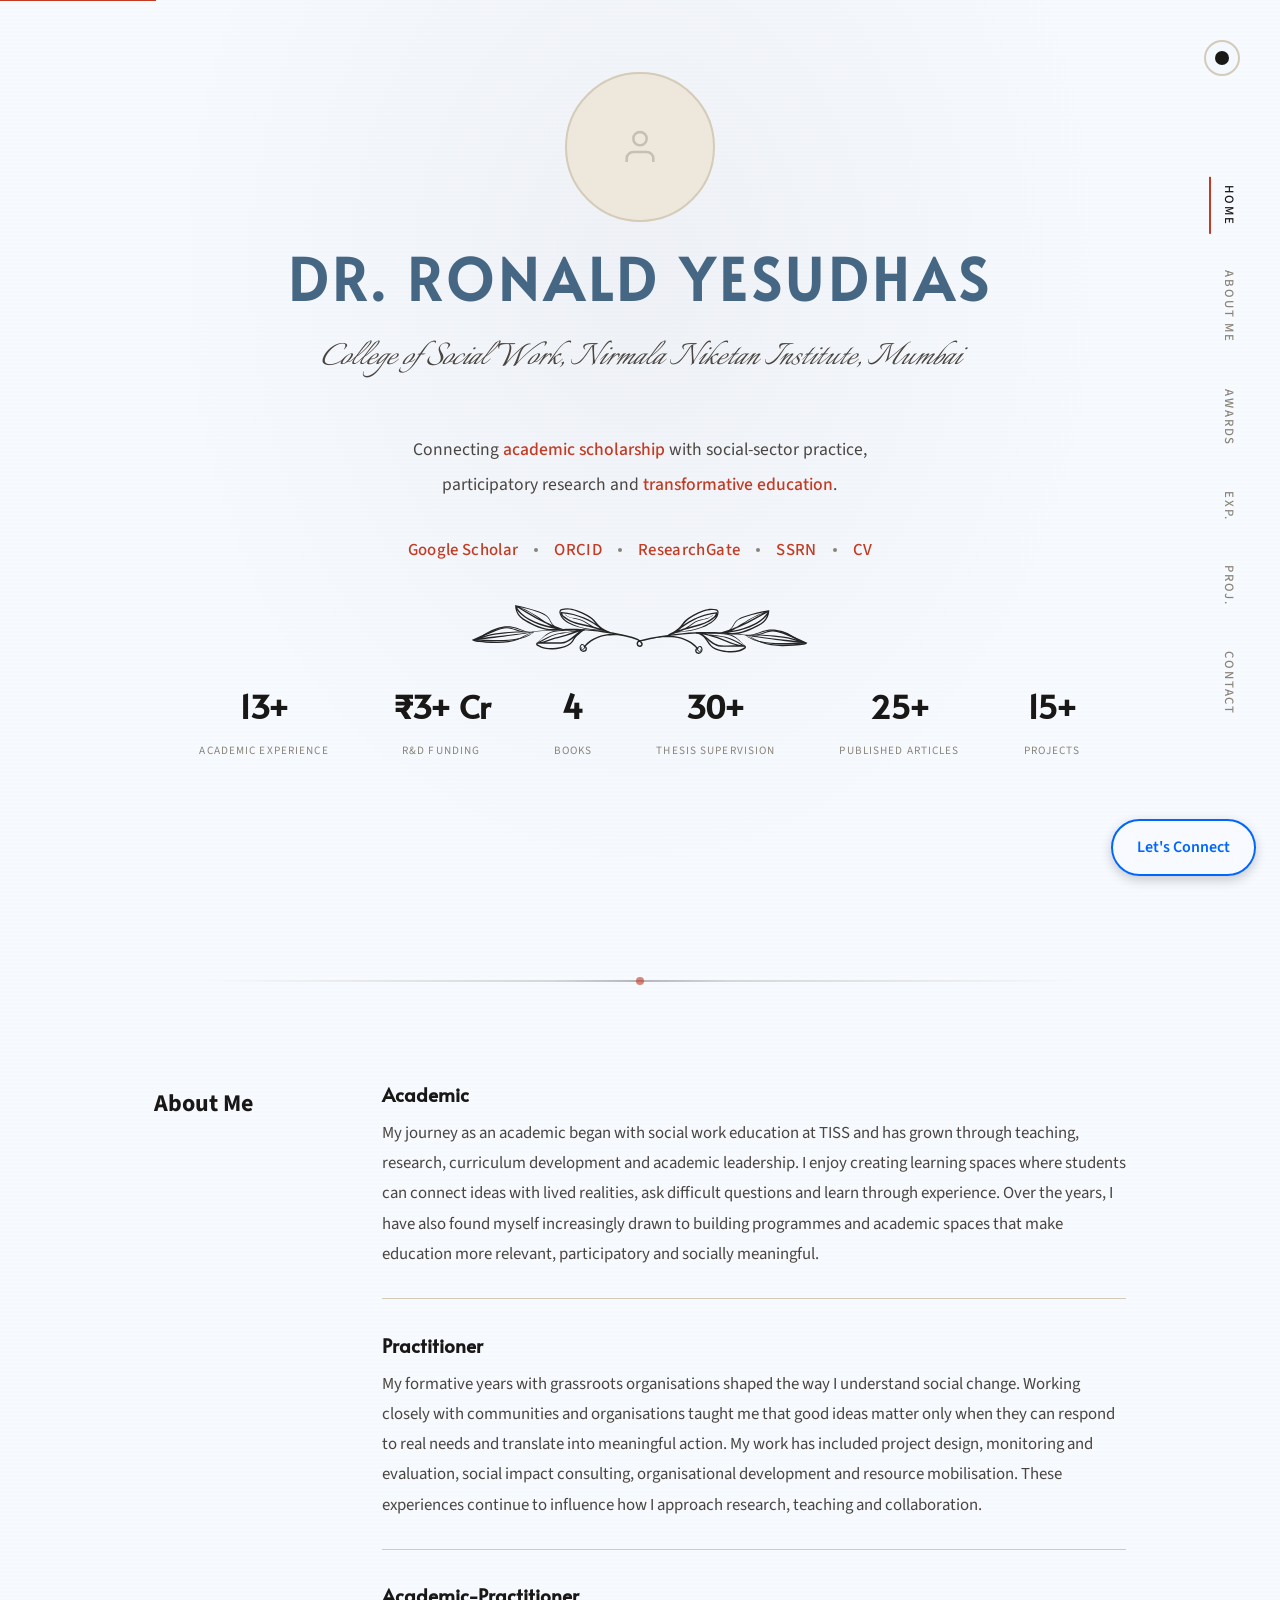
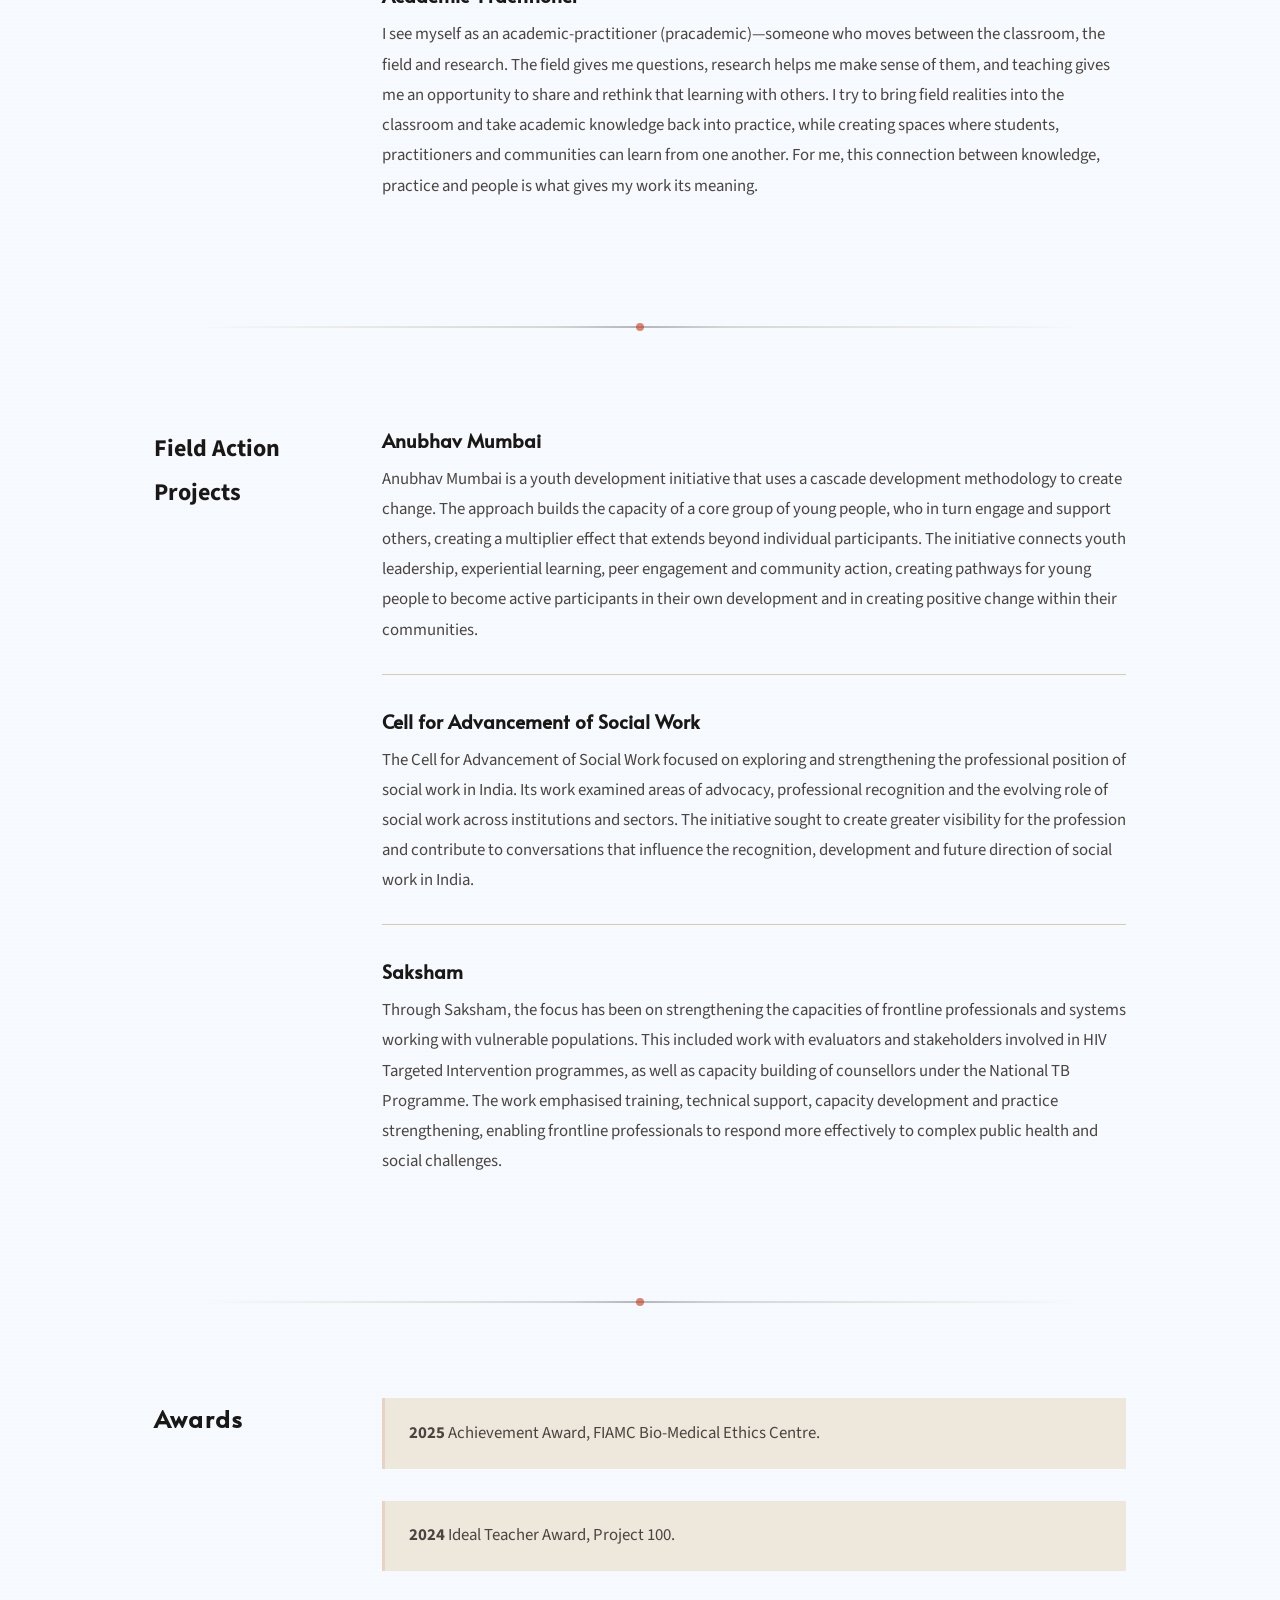
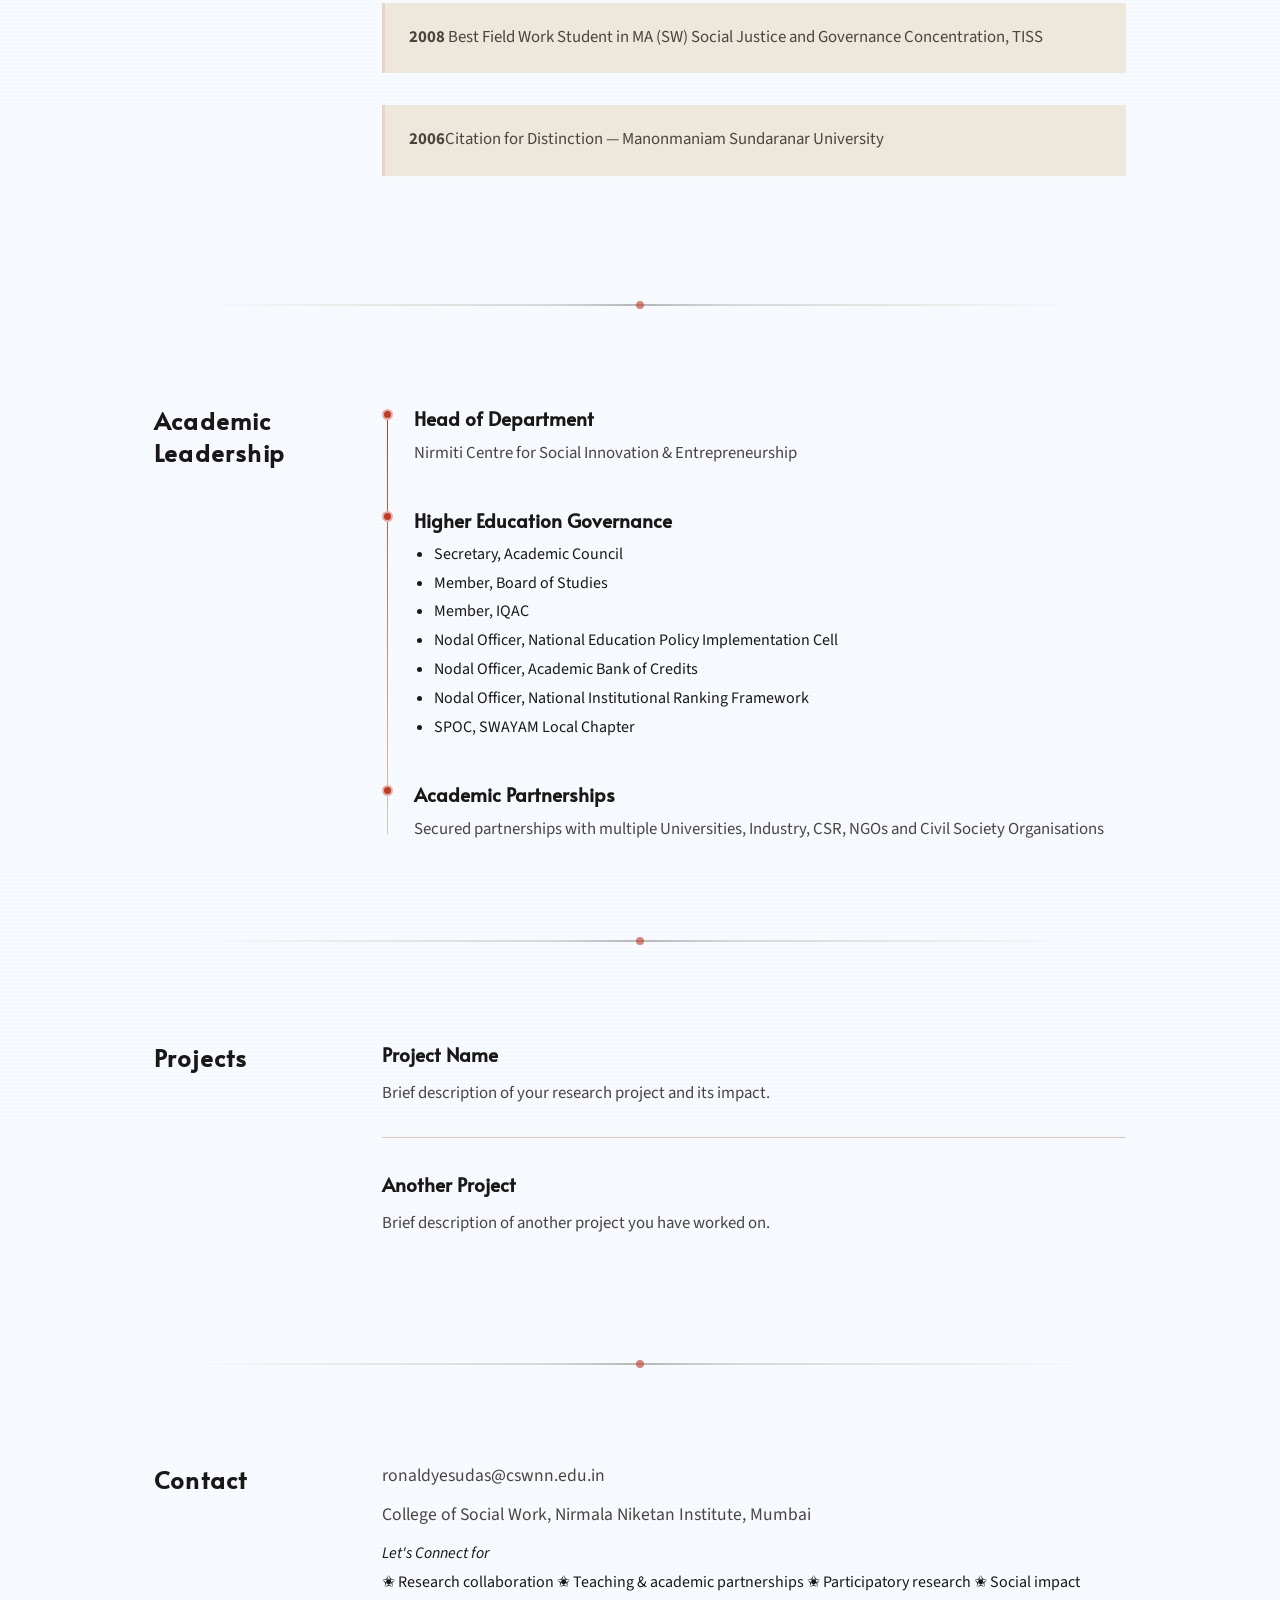
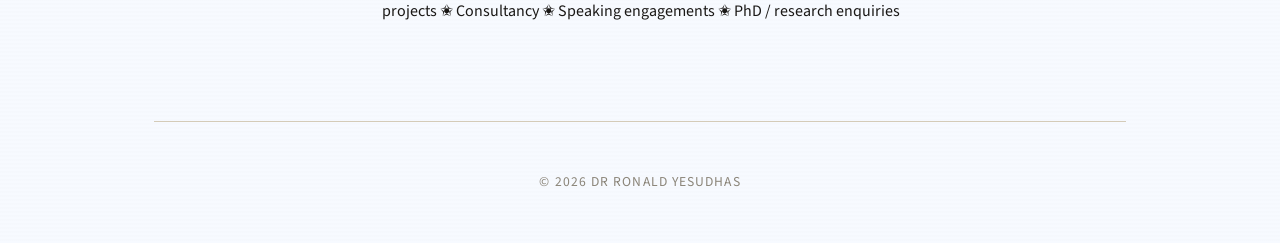
<file: index.html>
<!DOCTYPE html>
<html lang="en" data-theme="light">
<head>
    <meta charset="UTF-8">
    <meta name="viewport" content="width=device-width, initial-scale=1.0">
    <meta name="description"
          content="Academic homepage of >Ronald Yesudhas">
    <meta property="og:title" content=">Ronald Yesudhas | Academic Homepage">
    <meta property="og:description" content="">
    <title>Ronald Yesudhas | Academic Homepage</title>
    <link rel="preconnect" href="https://fonts.googleapis.com">
    <link rel="preconnect" href="https://fonts.gstatic.com" crossorigin>
    <link href="https://fonts.googleapis.com/css2?family=Noto+Serif+SC:wght@300;400;600;700&family=Playfair+Display:ital,wght@0,400;0,500;0,600;0,700;1,400;1,500&family=Source+Sans+3:wght@300;400;500;600&display=swap"
          rel="stylesheet">
    <link rel="stylesheet" href="style.css">
    <style>
        @import url('https://fonts.googleapis.com/css2?family=Alata&family=Italianno&display=swap');
    </style>
</head>
<body>
<a href="#home" class="skip-link">Skip to main content</a>

<!-- Vertical TOC -->
<nav class="vertical-toc" aria-label="Table of Contents">
    <a href="#home" class="toc-link active" data-section="home">Home</a>
    <a href="#about" class="toc-link" data-section="about">About Me</a>
    <a href="#publications" class="toc-link" data-section="publications">Awards</a>
    <a href="#experience" class="toc-link" data-section="experience">Exp.</a>
    <a href="#projects" class="toc-link" data-section="projects">Proj.</a>
    <a href="#contact" class="toc-link" data-section="contact">Contact</a>
</nav>

<!-- Theme Toggle -->
<button type="button" class="theme-toggle" id="themeToggle" aria-label="Toggle theme">
    <span class="toggle-dot"></span>
</button>

<main role="main" class="scroll-content">

    <!-- Hero -->
    <header id="home" class="hero">
        <div class="ink-wash" aria-hidden="true"></div>
        <div class="hero-inner">
            <div class="hero-photo">
                <svg aria-hidden="true" viewBox="0 0 24 24" fill="none" stroke="currentColor" stroke-width="1.5">
                    <path d="M20 21v-2a4 4 0 0 0-4-4H8a4 4 0 0 0-4 4v2"/>
                    <circle cx="12" cy="7" r="4"/>
                </svg>
            </div>
            <h1 class="hero-name" data-config="name">Your Name</h1>
            <p class="hero-role" data-config="role_university"></p>
            <div class="hero-bio">
                <p>Connecting <em>academic scholarship</em> with social-sector practice, participatory research and <em>transformative
                    education</em>.</p>
            </div>
            <div class="hero-links">
                <a href="#">Google Scholar</a>
                <span class="link-dot"></span>
                <a href="#">ORCID</a>
                <span class="link-dot"></span>
                <a href="#">ResearchGate</a>
                <span class="link-dot"></span>
                <a href="#">SSRN</a>
                <span class="link-dot"></span>
                <a href="#">CV</a>
            </div>
            <div class="hero-motif" aria-hidden="true">

                <svg width="336px" height="49px" version="1.1" xmlns="http://www.w3.org/2000/svg"
                     xmlns:xlink="http://www.w3.org/1999/xlink" xml:space="preserve" xmlns:serif="http://www.serif.com/"
                     style="fill-rule:evenodd;clip-rule:evenodd;stroke-linejoin:round;stroke-miterlimit:2;">
    <g transform="matrix(1,0,0,1,-81.043,-249.099)">
        <g>
            <path d="M367.195,281.073C367.191,281.098 366.972,281.088 366.548,281.044C366.108,280.99 365.486,280.914 364.676,280.815C363.029,280.622 360.623,280.197 357.496,279.854C351.263,279.024 342.202,278.099 330.977,277.61C319.754,277.132 306.35,277.283 291.562,278.62C284.168,279.287 276.44,280.332 268.479,281.688C266.493,282.052 264.483,282.386 262.468,282.783C260.457,283.197 258.429,283.615 256.386,284.035C254.349,284.479 252.308,284.977 250.247,285.45L248.7,285.81C248.246,285.936 247.907,286.062 247.646,286.347C247.099,286.851 246.967,287.787 247.263,288.536C247.56,289.3 248.238,289.729 249.039,289.621C249.478,289.599 249.724,289.455 249.975,289.202C250.196,288.945 250.338,288.591 250.319,288.248C250.304,287.878 250.194,287.658 249.86,287.224C249.579,286.832 249.252,286.471 248.901,286.132C248.197,285.454 247.38,284.881 246.512,284.39C243.002,282.421 238.879,281.725 234.971,280.744C227.104,278.915 219.431,277.528 212.081,276.5C208.408,275.967 204.808,275.59 201.312,275.211C197.808,274.915 194.407,274.603 191.109,274.443C187.815,274.211 184.625,274.164 181.563,274.051C178.498,274.034 175.556,273.952 172.748,274.027C161.513,274.165 152.441,274.974 146.194,275.66C143.065,275.973 140.647,276.314 139.001,276.51C138.19,276.599 137.567,276.668 137.126,276.716C136.702,276.754 136.483,276.762 136.479,276.737C136.475,276.712 136.686,276.655 137.102,276.568C137.538,276.486 138.154,276.369 138.956,276.218C140.589,275.928 142.998,275.495 146.123,275.094C152.363,274.232 161.45,273.262 172.728,272.991C175.547,272.883 178.501,272.932 181.58,272.92C184.657,273.003 187.862,273.023 191.173,273.229C194.488,273.364 197.907,273.653 201.431,273.928C204.947,274.286 208.568,274.645 212.263,275.162C219.657,276.159 227.379,277.525 235.294,279.345C237.272,279.829 239.258,280.251 241.278,280.798C243.29,281.36 245.319,282.051 247.228,283.12C248.179,283.656 249.097,284.294 249.912,285.077C250.318,285.469 250.703,285.892 251.038,286.358C251.2,286.589 251.38,286.804 251.542,287.158C251.696,287.486 251.766,287.848 251.78,288.205C251.808,288.925 251.539,289.632 251.066,290.176C250.606,290.718 249.816,291.061 249.186,291.078C248.537,291.18 247.789,291.02 247.191,290.65C246.587,290.278 246.129,289.703 245.898,289.074C245.414,287.843 245.593,286.302 246.613,285.306C247.084,284.793 247.786,284.53 248.35,284.387L249.905,284.026C251.977,283.552 254.029,283.053 256.077,282.609C258.131,282.189 260.169,281.773 262.191,281.359C264.217,280.964 266.237,280.632 268.234,280.271C276.238,278.927 284.007,277.906 291.44,277.273C306.304,276.003 319.768,275.96 331.025,276.573C342.285,277.196 351.354,278.282 357.575,279.287C360.696,279.718 363.092,280.234 364.724,280.522C365.524,280.683 366.139,280.807 366.573,280.895C366.988,280.988 367.199,281.048 367.195,281.073Z"
                  style="fill-rule:nonzero;"/>
            <g>
                <path d="M330.203,277.033C330.182,276.957 331.486,276.638 333.863,275.847C335.04,275.431 336.499,274.887 338.022,273.927C338.779,273.446 339.545,272.851 340.236,272.099C340.937,271.357 341.523,270.431 342.097,269.407C342.675,268.386 343.241,267.256 344.033,266.157C344.833,265.061 345.884,264.065 347.111,263.253C349.568,261.597 352.593,260.61 355.743,259.567C362.086,257.496 369.441,255.62 377.654,254.381L378.363,254.274L378.336,254.995C378.186,259.063 376.418,263.285 373.153,266.341C371.523,267.862 369.596,269.036 367.627,270.094C365.656,271.144 363.634,272.156 361.54,273.128C357.363,275.072 352.873,276.79 348.048,277.801C343.237,278.774 338.001,278.922 332.983,277.431L329.703,276.456L333.101,276.019C339.506,275.195 346.194,274.096 352.732,272.036C356.331,270.909 359.793,269.5 363.062,267.802C366.324,266.108 369.416,264.155 372.054,261.794C373.379,260.624 374.557,259.319 375.502,257.9C375.759,257.556 375.959,257.184 376.158,256.812L376.463,256.259C376.457,256.241 376.46,256.375 376.487,256.381C376.501,256.402 376.536,256.424 376.596,256.413C376.609,256.412 376.618,256.406 376.623,256.405C376.627,256.399 376.541,256.449 376.505,256.469L376.216,256.629L375.062,257.268C371.984,258.962 368.96,260.627 365.996,262.258C354.107,268.713 342.776,274.147 332.195,277.017L332.074,275.892C335.693,276.099 339.063,274.712 341.996,273.156C344.942,271.559 347.623,269.773 350.189,268.217C355.295,265.052 359.793,262.422 363.615,260.525C367.425,258.605 370.534,257.398 372.668,256.669C373.734,256.299 374.562,256.06 375.123,255.912C375.682,255.76 375.973,255.696 375.981,255.724C376.004,255.798 374.871,256.157 372.784,256.986C370.698,257.813 367.652,259.105 363.911,261.1C360.157,263.071 355.732,265.764 350.677,268.996C348.132,270.588 345.494,272.397 342.49,274.071C339.507,275.692 335.979,277.222 332.012,277.038L328.471,276.874L331.89,275.913C342.294,272.989 353.505,267.533 365.335,261.046C368.29,259.406 371.305,257.732 374.373,256.03L375.525,255.387L375.814,255.226L375.987,255.133C376.091,255.08 376.205,255.041 376.326,255.016C376.823,254.92 377.324,255.134 377.61,255.505C377.925,255.857 377.962,256.503 377.749,256.878L377.415,257.493C377.195,257.906 376.972,258.318 376.696,258.693C375.666,260.246 374.409,261.636 373.021,262.868C370.254,265.353 367.074,267.36 363.734,269.1C360.392,270.84 356.843,272.287 353.172,273.436C346.503,275.536 339.73,276.639 333.283,277.457L333.401,276.045C338.132,277.459 343.112,277.344 347.77,276.419C352.44,275.456 356.845,273.796 360.974,271.897C363.04,270.95 365.058,269.953 367.005,268.929C368.94,267.904 370.77,266.794 372.281,265.401C375.3,262.617 376.978,258.703 377.144,254.947L377.826,255.561C369.675,256.724 362.36,258.51 356.035,260.485C352.876,261.482 349.91,262.415 347.567,263.944C346.393,264.695 345.405,265.601 344.64,266.608C343.877,267.624 343.295,268.723 342.686,269.748C342.082,270.774 341.44,271.741 340.674,272.514C339.92,273.294 339.098,273.896 338.296,274.373C336.684,275.323 335.18,275.82 333.972,276.187C332.757,276.542 331.814,276.751 331.178,276.883C330.542,277.013 330.21,277.062 330.203,277.033Z"
                      style="fill-rule:nonzero;"/>
            </g>
            <g>
                <path d="M307.418,277.587C307.422,277.545 308.061,277.563 309.285,277.643C310.509,277.724 312.317,277.873 314.657,278.104C316.997,278.335 319.867,278.652 323.214,279.078C324.887,279.293 326.68,279.535 328.584,279.813C329.536,279.958 330.515,280.107 331.523,280.26C332.52,280.416 333.586,280.584 334.641,280.869C338.857,282.004 343.188,284.013 347.735,286.382C348.87,286.981 350.017,287.605 351.174,288.262C351.75,288.596 352.331,288.933 352.917,289.273L353.357,289.538L353.47,289.608L353.528,289.644C353.395,289.788 353.829,289.275 353.702,290.481C353.06,290.924 353.284,290.635 353.22,290.72L352.961,290.705L351.921,290.641C349.138,290.411 346.312,289.796 343.501,288.924C340.688,288.051 337.887,286.935 335.034,285.798C332.185,284.657 329.258,283.527 326.233,282.468C320.189,280.367 313.725,278.534 306.882,277.83L307.137,276.44C309.779,277.178 312.17,278.626 314.312,280.291C316.474,281.947 318.482,283.795 320.637,285.434C322.773,287.088 325.126,288.491 327.724,289.087C330.341,289.65 333.194,289.467 336.062,289.488C340.53,289.472 344.945,289.455 349.296,289.439C350.384,289.435 351.467,289.432 352.547,289.428L352.952,289.427L353.154,289.426L353.255,289.426L353.422,289.436C353.871,289.466 354.329,289.702 354.612,290.055C354.905,290.402 355.052,290.847 355.03,291.305C355.018,291.764 354.772,292.227 354.433,292.513C352.591,293.937 350.596,294.85 348.504,295.497C344.318,296.755 340.015,296.779 335.937,296.406C331.868,295.963 327.857,295.302 324.192,293.63C322.381,292.786 320.675,291.662 319.335,290.188C317.997,288.698 317.027,287.139 315.957,285.637C314.901,284.132 313.932,282.619 312.753,281.403C311.575,280.172 310.184,279.209 308.667,278.607C307.91,278.304 307.122,278.093 306.325,277.954C306.125,277.925 305.927,277.885 305.725,277.864L305.424,277.829L305.256,277.809C305.123,277.795 304.937,277.723 304.809,277.571C304.684,277.421 304.649,277.263 304.642,277.14C304.64,276.899 304.711,276.731 304.857,276.566C304.93,276.487 305.036,276.411 305.162,276.368C305.278,276.32 305.47,276.329 305.449,276.33L305.762,276.341L306.386,276.364C308.046,276.425 309.675,276.485 311.271,276.543C314.464,276.663 317.529,276.777 320.455,276.887C323.38,277 326.166,277.108 328.802,277.209C331.44,277.314 333.954,277.481 336.273,277.923C340.95,278.763 344.592,280.955 347.012,283.196C349.405,285.437 351.274,287.151 352.552,288.307C353.183,288.874 353.668,289.308 354.01,289.615C354.338,289.91 354.507,290.061 354.491,290.083C354.478,290.102 354.277,289.99 353.916,289.732C353.554,289.476 353.03,289.075 352.36,288.531C351.018,287.446 349.078,285.791 346.632,283.621C344.213,281.503 340.665,279.466 336.127,278.729C333.867,278.337 331.4,278.208 328.77,278.14C326.133,278.071 323.347,277.998 320.422,277.922C317.495,277.843 314.43,277.76 311.235,277.673C309.638,277.629 308.008,277.583 306.348,277.537L305.724,277.519L305.411,277.51C305.387,277.901 305.397,276.978 305.4,277.068C305.399,277.061 305.4,277.064 305.4,277.064C305.4,277.064 305.41,277.083 305.423,277.095C305.455,277.124 305.459,277.105 305.394,277.105C305.321,277.104 305.325,277.162 305.347,277.073C305.434,276.185 305.395,276.83 305.425,276.633L305.466,276.637L305.547,276.646L305.873,276.682C306.091,276.704 306.307,276.744 306.526,276.775C307.396,276.919 308.268,277.145 309.112,277.475C310.804,278.129 312.362,279.197 313.652,280.528C314.961,281.868 315.956,283.416 317.015,284.9C318.076,286.377 319.107,287.979 320.303,289.288C321.512,290.605 323.066,291.623 324.759,292.403C328.167,293.948 332.107,294.6 336.07,295.012C340.032,295.363 344.178,295.311 348.087,294.122C350.014,293.534 351.932,292.616 353.484,291.416C353.607,291.324 353.617,291.133 353.498,290.985C353.443,290.918 353.385,290.889 353.295,290.882L353.26,290.877L353.159,290.878L352.552,290.881C351.472,290.886 350.389,290.891 349.301,290.896C344.95,290.914 340.535,290.933 336.067,290.952C333.221,290.924 330.33,291.133 327.412,290.515C324.493,289.845 321.954,288.295 319.754,286.589C317.527,284.887 315.528,283.04 313.435,281.432C311.36,279.809 309.14,278.482 306.77,277.809L307.025,276.419C314.029,277.162 320.585,279.055 326.675,281.206C329.721,282.29 332.664,283.445 335.511,284.607C338.357,285.762 341.12,286.884 343.865,287.758C346.608,288.632 349.337,289.247 352.017,289.493L353.018,289.563L353.267,289.58C353.235,289.968 353.445,289.667 352.783,289.8C352.639,290.993 353.056,290.468 352.905,290.601L352.856,290.57L352.753,290.505L352.328,290.243C351.752,289.902 351.181,289.563 350.615,289.227C349.475,288.565 348.343,287.934 347.225,287.329C342.748,284.934 338.472,282.894 334.404,281.738C333.39,281.449 332.39,281.276 331.379,281.101C330.377,280.932 329.403,280.767 328.457,280.608C326.561,280.312 324.778,280.034 323.114,279.774C319.783,279.28 316.925,278.891 314.597,278.585C312.281,278.284 310.489,278.051 309.256,277.89C308.045,277.73 307.414,277.63 307.418,277.587Z"
                      style="fill-rule:nonzero;"/>
            </g>
            <g>
                <path d="M322.356,258.641C322.377,258.656 322.25,258.857 321.976,259.239C321.849,259.439 321.65,259.653 321.405,259.902C321.175,260.168 320.861,260.424 320.5,260.713C319.768,261.27 318.773,261.855 317.516,262.337C316.263,262.827 314.765,263.22 313.083,263.612C311.405,264.011 309.526,264.395 307.587,265.097C305.649,265.796 303.703,266.952 301.69,268.316C299.67,269.675 297.586,271.279 295.158,272.723C293.932,273.419 292.642,274.126 291.186,274.579C289.742,275.045 288.17,275.308 286.551,275.246L285.275,275.197L286.222,274.323C290.745,270.149 296.333,266.125 302.942,262.904C309.537,259.683 317.152,257.264 325.392,256.292L326.048,256.215L326.15,256.874C326.308,257.9 326.021,258.941 325.547,259.775C325.069,260.618 324.437,261.313 323.765,261.936C323.084,262.564 322.358,263.056 321.648,263.615C320.899,264.108 320.173,264.651 319.381,265.09C316.275,266.965 312.841,268.336 309.316,269.493C305.782,270.633 302.143,271.564 298.495,272.561C294.843,273.546 291.214,274.696 287.592,276.061C284.215,277.317 280.907,278.679 277.795,279.952L277.194,278.621C280.853,276.816 284.448,275.005 287.335,272.438C290.24,269.965 292.004,266.285 295.087,263.674C298.086,261.067 301.476,259.291 304.742,257.566C308.041,255.874 311.421,254.427 314.91,253.588C318.395,252.742 321.987,252.61 325.364,253.424C325.803,253.547 326.287,253.726 326.71,254.089C327.139,254.452 327.403,254.974 327.512,255.456C327.74,256.445 327.558,257.296 327.417,258.131C327.053,259.804 326.291,261.337 325.302,262.613C323.323,265.193 320.746,266.959 318.221,268.391C315.681,269.802 313.151,270.963 310.675,271.907C305.725,273.805 301.016,274.83 296.875,275.356C292.735,275.885 289.185,276.196 286.33,276.729C283.468,277.223 281.319,277.903 279.895,278.439C278.467,278.971 277.759,279.354 277.726,279.29C277.715,279.269 277.883,279.159 278.226,278.965C278.565,278.764 279.083,278.489 279.789,278.18C281.193,277.554 283.35,276.778 286.227,276.196C291.937,274.872 300.597,274.947 310.315,270.981C312.737,270.024 315.214,268.851 317.685,267.445C320.122,266.034 322.572,264.297 324.364,261.91C325.265,260.729 325.921,259.355 326.231,257.887C326.357,257.154 326.483,256.364 326.318,255.749C326.171,255.123 325.779,254.826 325.037,254.629C321.954,253.913 318.536,254.034 315.22,254.866C311.886,255.687 308.607,257.104 305.372,258.782C302.152,260.496 298.822,262.275 296.023,264.732C294.617,265.953 293.454,267.409 292.28,268.975C291.118,270.53 289.846,272.157 288.296,273.515C285.218,276.257 281.503,278.116 277.843,279.93L277.242,278.599C280.353,277.323 283.674,275.954 287.082,274.686C290.73,273.31 294.438,272.137 298.11,271.151C301.779,270.153 305.396,269.233 308.872,268.119C312.337,266.99 315.673,265.664 318.656,263.874C319.419,263.455 320.112,262.938 320.831,262.47C321.501,261.945 322.226,261.454 322.824,260.903C324.028,259.822 325.002,258.426 324.79,257.077L325.548,257.658C317.472,258.576 309.986,260.905 303.484,264.023C296.969,267.14 291.439,271.046 286.941,275.105L286.612,274.183C289.575,274.343 292.324,273.258 294.678,271.892C297.051,270.524 299.156,268.955 301.223,267.612C303.283,266.264 305.31,265.105 307.345,264.417C309.372,263.73 311.273,263.39 312.956,263.035C314.641,262.688 316.123,262.345 317.361,261.912C318.601,261.486 319.582,260.964 320.32,260.464C321.779,259.428 322.284,258.579 322.356,258.641Z"
                      style="fill-rule:nonzero;"/>
            </g>
            <path d="M308.59,293.201C308.571,293.191 308.71,292.971 309.147,293.012C309.571,293.088 310.063,293.591 310.128,294.382C310.171,294.756 310,295.332 309.502,295.59C309.061,295.856 308.44,295.874 307.912,295.66C307.382,295.446 306.896,295.056 306.554,294.5C306.198,293.942 306.102,293.171 306.27,292.471C306.451,291.772 306.844,291.094 307.5,290.596C307.832,290.355 308.24,290.161 308.709,290.113C309.178,290.055 309.685,290.193 310.08,290.447C310.894,290.976 311.308,291.856 311.481,292.728C311.652,293.614 311.584,294.573 311.218,295.473C310.852,296.365 310.171,297.222 309.158,297.661C308.17,298.078 307.009,298.105 305.967,297.61C305.447,297.365 304.973,296.972 304.642,296.443C304.303,295.91 304.169,295.283 304.194,294.681C304.214,294.075 304.396,293.477 304.741,292.946C305.074,292.412 305.64,291.964 306.303,291.771L305.958,292.93C304.156,290.93 302.001,289.022 299.561,287.375C295.452,284.616 290.974,282.884 286.767,282.084C282.549,281.281 278.609,281.293 275.315,281.253C272.02,281.212 269.379,281.389 267.569,281.679C265.76,281.961 264.778,282.254 264.741,282.146C264.71,282.064 265.638,281.584 267.456,281.12C269.27,280.649 271.979,280.308 275.3,280.217C278.607,280.126 282.603,279.997 287.01,280.756C291.405,281.514 296.095,283.281 300.379,286.159C302.924,287.876 305.163,289.879 307.023,291.985L307.799,292.864L306.679,293.144C306.079,293.294 305.605,294.011 305.582,294.741C305.53,295.477 305.912,296.08 306.559,296.401C307.193,296.726 308.009,296.732 308.654,296.47C309.291,296.217 309.8,295.643 310.082,294.996C310.662,293.716 310.378,291.984 309.487,291.357C309.055,291.043 308.539,291.113 308.081,291.413C307.63,291.72 307.303,292.214 307.15,292.706C307.012,293.207 307.039,293.693 307.26,294.098C307.476,294.508 307.827,294.83 308.188,295.006C308.554,295.18 308.927,295.195 309.221,295.055C309.496,294.945 309.621,294.675 309.635,294.388C309.656,293.804 309.338,293.361 309.077,293.256C308.803,293.154 308.608,293.255 308.59,293.201Z"
                  style="fill-rule:nonzero;"/>
            <g>
                <path d="M354.494,279.187C354.527,279.148 354.905,279.365 355.591,279.809C355.939,280.041 356.357,280.318 356.844,280.642C357.336,280.973 357.973,281.247 358.647,281.619C361.368,283.058 365.589,284.631 371.028,285.62C376.457,286.648 383.053,287.158 390.385,287.162C394.051,287.17 397.902,287.08 401.897,286.903C403.896,286.809 405.93,286.714 407.994,286.617C409.028,286.564 410.083,286.525 411.139,286.508C411.663,286.503 412.189,286.497 412.717,286.492L413.059,286.48C413.075,286.479 413.085,286.476 413.059,286.482C413,286.514 413.026,286.445 412.762,286.647C412.622,286.634 412.455,287.386 412.588,287.419C412.697,287.651 412.76,287.668 412.77,287.686C412.894,287.782 412.85,287.741 412.853,287.748L412.794,287.722L412.076,287.444C410.046,286.671 408.119,285.673 406.346,284.526C404.602,283.346 402.951,282.262 401.222,281.262C397.792,279.279 394.328,277.601 390.895,276.475C384.015,274.198 377.209,274.351 372.038,276.089C369.42,276.956 367.039,277.838 364.905,278.467C362.774,279.109 360.886,279.525 359.316,279.703C357.747,279.874 356.499,279.833 355.683,279.625C354.868,279.441 354.48,279.214 354.494,279.187C354.526,279.05 356.187,279.718 359.238,279.137C360.751,278.879 362.578,278.393 364.658,277.685C366.746,276.989 369.065,276.052 371.71,275.105C374.381,274.165 377.487,273.571 380.827,273.555C384.166,273.532 387.734,274.06 391.309,275.188C394.887,276.324 398.43,278.012 401.942,280.018C403.688,281.015 405.452,282.164 407.136,283.299C408.839,284.394 410.662,285.336 412.603,286.075L413.367,286.372L413.49,286.427C413.551,286.464 413.568,286.45 413.743,286.589C413.766,286.617 413.842,286.646 413.957,286.893C414.103,286.939 413.924,287.712 413.774,287.708C413.484,287.932 413.476,287.868 413.386,287.91C413.295,287.929 413.24,287.934 413.19,287.939C413.011,287.953 412.88,287.954 412.741,287.956C412.213,287.961 411.687,287.966 411.163,287.971C410.122,287.986 409.095,288.022 408.063,288.073C405.995,288.162 403.957,288.25 401.955,288.337C397.946,288.495 394.069,288.557 390.375,288.511C382.987,288.433 376.317,287.811 370.826,286.635C365.327,285.5 361.06,283.739 358.371,282.116C357.705,281.698 357.081,281.38 356.605,281.004C356.141,280.63 355.745,280.31 355.413,280.042C354.777,279.518 354.462,279.225 354.494,279.187Z"
                      style="fill-rule:nonzero;"/>
                <path d="M354.494,279.187C354.49,279.078 356.269,278.983 359.466,278.943C361.062,278.905 363.021,278.887 365.253,278.655C367.489,278.49 369.869,277.614 372.552,276.603C375.21,275.621 378.262,274.395 381.794,274.381C385.294,274.344 388.897,275.364 392.458,276.687C396.02,278.019 399.705,279.512 403.494,281.156C407.281,282.817 411.147,284.603 415.128,286.372C415.243,286.424 415.358,286.475 415.464,286.523L416.462,286.972L415.709,287.683C415.52,287.862 415.295,288.014 415.158,288.067C414.993,288.155 414.846,288.208 414.704,288.258C414.411,288.369 414.139,288.439 413.861,288.515C413.31,288.661 412.772,288.764 412.232,288.869C411.156,289.066 410.09,289.219 409.028,289.353C406.877,289.618 404.814,289.709 402.762,289.867C398.667,290.146 394.699,290.321 390.911,290.274C383.34,290.22 376.484,289.142 371.065,287.179C365.617,285.207 361.847,282.42 359.024,281.06C356.209,279.632 354.464,279.314 354.494,279.187C354.501,279.147 354.948,279.166 355.772,279.352C356.596,279.534 357.795,279.902 359.266,280.543C362.236,281.786 366.071,284.416 371.404,286.2C376.738,287.991 383.446,288.944 390.919,288.924C394.657,288.934 398.586,288.731 402.662,288.434C404.692,288.269 406.798,288.164 408.847,287.905C409.884,287.772 410.929,287.62 411.963,287.429C412.477,287.329 412.996,287.228 413.489,287.096C413.732,287.03 413.985,286.963 414.198,286.881C414.311,286.842 414.419,286.801 414.492,286.759C414.523,286.741 414.601,286.713 414.594,286.706C414.633,286.724 414.494,286.607 414.818,286.879L414.864,287.86C414.758,287.812 414.643,287.761 414.528,287.709C410.551,285.915 406.668,284.163 402.917,282.471C399.161,280.82 395.494,279.304 391.983,277.951C388.488,276.611 385.057,275.61 381.795,275.596C378.54,275.551 375.596,276.648 372.904,277.577C370.226,278.52 367.659,279.38 365.327,279.471C363.027,279.63 361.064,279.562 359.461,279.514C357.859,279.455 356.619,279.385 355.777,279.333C354.937,279.278 354.495,279.24 354.494,279.187Z"
                      style="fill-rule:nonzero;"/>
                <path d="M357.097,279.544C357.116,279.437 358.609,279.604 361.304,279.919C364.039,280.243 367.928,280.704 372.717,281.271C382.393,282.391 395.696,283.932 410.39,285.633C410.882,285.689 411.373,285.745 411.827,285.797L411.438,287.191C404.904,284.319 398.151,282.866 392.031,281.844C385.888,280.853 380.299,280.356 375.609,280.023C370.917,279.702 367.115,279.571 364.49,279.476C361.865,279.385 360.411,279.333 360.41,279.231C360.409,279.134 361.856,278.995 364.491,278.914C367.125,278.835 370.942,278.81 375.665,279.001C380.386,279.204 386.018,279.595 392.236,280.521C398.435,281.481 405.289,282.895 412.051,285.86L416.48,287.802L411.662,287.253C411.207,287.201 410.716,287.145 410.223,287.089C395.503,285.398 382.195,283.699 372.582,282.298C367.776,281.595 363.892,280.982 361.219,280.483C358.544,279.995 357.08,279.637 357.097,279.544Z"
                      style="fill-rule:nonzero;"/>
            </g>
            <g>
                <path d="M171.521,273.449C171.513,273.478 171.183,273.418 170.552,273.266C169.921,273.113 168.985,272.873 167.782,272.477C166.586,272.07 165.1,271.523 163.52,270.52C162.735,270.017 161.933,269.388 161.206,268.583C160.466,267.785 159.856,266.797 159.287,265.751C158.713,264.707 158.168,263.589 157.439,262.548C156.708,261.517 155.751,260.578 154.602,259.789C152.311,258.183 149.378,257.152 146.254,256.05C139.998,253.866 132.747,251.838 124.639,250.404L125.341,249.813C125.383,253.572 126.929,257.539 129.854,260.423C131.318,261.866 133.11,263.036 135.01,264.125C136.922,265.213 138.905,266.276 140.939,267.292C145.003,269.327 149.35,271.133 153.986,272.251C158.61,273.331 163.584,273.611 168.359,272.355L168.43,273.77C162.014,272.738 155.281,271.411 148.686,269.09C145.055,267.819 141.556,266.255 138.274,264.405C134.993,262.555 131.882,260.443 129.199,257.867C127.853,256.589 126.643,255.159 125.665,253.572C125.402,253.188 125.192,252.769 124.986,252.349L124.672,251.723C124.471,251.341 124.531,250.697 124.857,250.356C125.155,249.995 125.663,249.797 126.157,249.91C126.277,249.939 126.39,249.981 126.492,250.038L126.662,250.137L126.945,250.308L128.075,250.989C131.085,252.793 134.042,254.566 136.941,256.303C148.549,263.18 159.572,269.007 169.873,272.275L173.258,273.349L169.714,273.395C165.743,273.447 162.268,271.8 159.34,270.081C156.393,268.308 153.817,266.412 151.326,264.737C146.381,261.339 142.048,258.5 138.362,256.405C134.689,254.287 131.688,252.894 129.631,251.998C127.573,251.1 126.452,250.704 126.478,250.63C126.487,250.603 126.776,250.676 127.33,250.847C127.886,251.013 128.705,251.28 129.758,251.686C131.866,252.485 134.933,253.795 138.677,255.841C142.434,257.863 146.842,260.643 151.84,263.975C154.353,265.616 156.973,267.49 159.864,269.184C162.744,270.837 166.065,272.336 169.69,272.249L169.531,273.369C159.052,270.149 147.908,264.341 136.24,257.493C133.332,255.764 130.364,253.999 127.345,252.204L126.213,251.526L125.929,251.356L125.858,251.314L125.823,251.293C125.796,251.326 125.837,251.235 125.838,251.242L125.844,251.233C125.861,251.2 125.867,251.182 125.87,251.169C125.859,251.14 125.905,251.257 125.881,251.211C125.857,251.16 125.71,251.212 125.978,251.148L126.264,251.711C126.45,252.089 126.638,252.467 126.883,252.82C127.781,254.27 128.915,255.613 130.2,256.826C132.757,259.274 135.783,261.329 138.987,263.13C142.197,264.935 145.61,266.459 149.17,267.705C155.635,269.981 162.284,271.302 168.657,272.339L172.039,272.889L168.728,273.754C163.663,275.077 158.435,274.756 153.659,273.623C148.87,272.452 144.441,270.585 140.33,268.503C138.27,267.462 136.282,266.383 134.347,265.268C132.414,264.145 130.528,262.907 128.949,261.333C125.787,258.171 124.161,253.892 124.146,249.821L124.143,249.099L124.848,249.23C133.015,250.742 140.303,252.862 146.574,255.143C149.688,256.29 152.678,257.377 155.079,259.114C156.278,259.967 157.295,260.997 158.058,262.119C158.813,263.243 159.341,264.392 159.885,265.431C160.425,266.474 160.98,267.418 161.655,268.184C162.321,268.959 163.066,269.579 163.807,270.085C165.297,271.095 166.737,271.687 167.899,272.142C170.252,273.013 171.544,273.374 171.521,273.449Z"
                      style="fill-rule:nonzero;"/>
            </g>
            <g>
                <path d="M193.533,274.087C193.538,274.142 192.653,274.264 190.97,274.5C189.287,274.735 186.806,275.081 183.618,275.576C180.43,276.071 176.535,276.711 172.019,277.501C170.89,277.701 169.723,277.907 168.517,278.12C167.294,278.317 166.121,278.58 164.887,278.97C162.439,279.733 159.923,280.814 157.338,282.056C154.753,283.302 152.096,284.726 149.384,286.302C148.709,286.696 148.022,287.103 147.355,287.519L147.297,287.556L147.273,287.571C147.762,287.879 147.178,286.012 146.907,286.534L147.043,286.524L147.336,286.501L147.925,286.456C148.318,286.423 148.711,286.357 149.107,286.309C150.687,286.071 152.275,285.662 153.871,285.152C157.064,284.133 160.291,282.71 163.823,281.689C165.611,281.185 167.371,280.801 169.169,280.324C170.961,279.855 172.771,279.361 174.586,278.808C178.241,277.745 181.824,276.337 185.609,274.922C187.519,274.242 189.544,273.713 191.598,273.406C191.821,273.371 192.039,273.316 192.385,273.269C192.426,273.269 192.426,273.255 192.599,273.269C194.016,274.665 192.363,274.665 192.804,274.634L192.683,274.691L192.517,274.771L192.186,274.93C191.739,275.13 191.303,275.363 190.876,275.621C190.01,276.109 189.176,276.683 188.352,277.283C185.048,279.685 182.007,282.676 178.3,285.06C176.457,286.247 174.344,287.206 172.08,287.61C169.83,287.993 167.593,287.917 165.404,287.918C160.999,287.899 156.645,287.881 152.355,287.862C151.282,287.857 150.214,287.852 149.149,287.847L147.555,287.839L147.157,287.837C147.018,287.834 146.875,287.839 146.865,287.841C146.782,287.851 146.728,287.891 146.672,287.955C146.563,288.112 146.574,288.287 146.7,288.381C147.06,288.633 147.496,288.961 147.91,289.216C148.767,289.731 149.652,290.203 150.589,290.555C154.321,292.036 158.407,292.309 162.316,292.107C166.228,291.854 170.123,291.283 173.633,290.089C175.38,289.473 177.028,288.664 178.428,287.576C179.139,287.048 179.754,286.413 180.321,285.765C180.868,285.103 181.338,284.352 181.82,283.585C182.303,282.819 182.804,282.032 183.421,281.309C184.047,280.608 184.643,279.988 185.268,279.348C186.506,278.084 187.773,276.879 189.115,275.784C189.787,275.237 190.48,274.72 191.222,274.26C191.595,274.031 191.979,273.817 192.401,273.636C192.615,273.547 192.83,273.464 193.098,273.407C193.167,273.393 193.234,273.38 193.331,273.373L193.417,273.37C193.443,273.372 193.482,273.364 193.616,273.398C194.677,274.543 193.088,274.665 193.497,274.56L193.411,274.565L193.104,274.573C191.467,274.614 189.86,274.655 188.285,274.695C185.135,274.772 182.112,274.846 179.226,274.917C176.342,274.986 173.595,275.053 170.995,275.115C168.404,275.189 165.974,275.333 163.75,275.745C159.286,276.523 155.814,278.578 153.439,280.674C151.025,282.818 149.112,284.445 147.788,285.515C147.126,286.05 146.61,286.445 146.252,286.698C145.896,286.952 145.698,287.061 145.685,287.043C145.669,287.021 145.835,286.872 146.159,286.581C146.496,286.278 146.974,285.85 147.596,285.291C148.855,284.151 150.702,282.461 153.056,280.252C155.432,278.034 158.99,275.825 163.595,274.941C165.878,274.478 168.357,274.294 170.961,274.184C173.561,274.088 176.309,273.987 179.194,273.881C182.079,273.78 185.101,273.674 188.25,273.564C189.825,273.51 191.431,273.455 193.068,273.399L193.375,273.389C193.379,273.122 193.416,273.723 193.411,273.794C193.408,273.918 193.467,273.941 193.429,274.025C193.406,274.121 193.411,274.229 193.404,274.336C193.407,274.429 193.416,274.594 193.41,274.549L193.339,274.562C193.205,274.591 193.031,274.654 192.866,274.726C192.529,274.874 192.187,275.066 191.851,275.276C191.178,275.699 190.523,276.195 189.883,276.724C188.603,277.785 187.371,278.971 186.164,280.222C185.568,280.841 184.944,281.501 184.387,282.133C183.851,282.77 183.385,283.503 182.91,284.269C182.434,285.034 181.943,285.837 181.327,286.595C180.695,287.331 180.016,288.031 179.237,288.619C177.701,289.825 175.924,290.703 174.08,291.363C172.23,292.018 170.304,292.462 168.355,292.804C166.406,293.136 164.417,293.392 162.39,293.506C158.355,293.725 154.088,293.474 150.056,291.891C149.047,291.513 148.081,291.004 147.143,290.442C146.667,290.147 146.258,289.847 145.764,289.489C145.428,289.214 145.182,288.767 145.15,288.316C145.119,287.867 145.245,287.425 145.517,287.074C145.784,286.723 146.211,286.461 146.657,286.406C146.91,286.379 147.032,286.388 147.158,286.387L147.555,286.388L149.149,286.393C150.214,286.397 151.282,286.4 152.355,286.404C156.645,286.42 160.998,286.436 165.404,286.452C167.612,286.454 169.779,286.518 171.827,286.167C173.854,285.802 175.753,284.955 177.514,283.827C181.044,281.571 184.086,278.601 187.501,276.121C188.356,275.502 189.23,274.903 190.158,274.382C190.614,274.11 191.083,273.86 191.572,273.642L191.933,273.47L192.113,273.384L192.158,273.363C192.171,273.343 192.167,273.295 192.297,273.625C192.402,273.925 192.545,273.947 192.487,274.061C192.47,274.114 192.523,274.682 192.523,274.682L191.803,274.808C189.822,275.1 187.923,275.589 186.067,276.241C182.364,277.611 178.652,279.05 174.967,280.1C173.128,280.65 171.3,281.139 169.491,281.601C167.691,282.068 165.864,282.459 164.168,282.927C160.74,283.892 157.511,285.287 154.229,286.309C152.589,286.82 150.932,287.233 149.271,287.469C148.854,287.516 148.441,287.582 148.026,287.613L147.404,287.656L147.094,287.677L146.933,287.687C146.682,288.195 146.119,286.314 146.629,286.607L146.669,286.582L146.738,286.539C147.438,286.111 148.125,285.713 148.814,285.32C151.566,283.756 154.259,282.348 156.888,281.118C159.519,279.892 162.081,278.826 164.612,278.076C165.864,277.696 167.166,277.427 168.365,277.254C169.575,277.06 170.747,276.872 171.88,276.691C176.413,275.977 180.328,275.419 183.533,275.01C186.739,274.601 189.236,274.345 190.932,274.205C191.78,274.134 192.428,274.093 192.864,274.076C193.306,274.059 193.531,274.062 193.533,274.087Z"
                      style="fill-rule:nonzero;"/>
            </g>
            <g>
                <path d="M173.767,258.189C173.836,258.125 174.376,258.952 175.878,259.928C176.636,260.397 177.638,260.878 178.895,261.251C180.15,261.632 181.645,261.913 183.343,262.188C185.039,262.472 186.953,262.732 189.007,263.334C191.069,263.936 193.142,265.009 195.257,266.27C197.379,267.525 199.547,269.005 201.976,270.272C204.385,271.538 207.178,272.508 210.131,272.223L209.841,273.158C205.177,269.291 199.489,265.621 192.849,262.779C186.222,259.936 178.646,257.923 170.538,257.344L171.271,256.732C171.116,258.088 172.147,259.442 173.396,260.472C174.017,260.997 174.762,261.458 175.453,261.954C176.191,262.392 176.905,262.88 177.685,263.266C180.74,264.929 184.129,266.113 187.638,267.097C191.158,268.064 194.81,268.832 198.518,269.676C202.229,270.507 205.982,271.523 209.685,272.745C213.143,273.869 216.519,275.098 219.68,276.243L219.135,277.598C215.403,275.939 211.612,274.238 208.422,271.627C206.817,270.335 205.477,268.763 204.251,267.258C203.012,265.742 201.789,264.336 200.333,263.175C197.434,260.838 194.032,259.2 190.743,257.622C187.441,256.081 184.105,254.803 180.74,254.122C177.392,253.429 173.972,253.452 170.922,254.297C170.189,254.525 169.81,254.838 169.689,255.469C169.55,256.091 169.709,256.875 169.866,257.602C170.237,259.056 170.95,260.401 171.9,261.543C173.791,263.853 176.312,265.486 178.806,266.793C181.334,268.094 183.858,269.162 186.318,270.017C196.193,273.573 204.843,273.134 210.603,274.218C213.502,274.679 215.69,275.364 217.119,275.931C217.837,276.211 218.366,276.463 218.713,276.65C219.063,276.83 219.236,276.932 219.226,276.954C219.196,277.02 218.473,276.666 217.023,276.195C215.578,275.719 213.402,275.129 210.522,274.756C207.647,274.344 204.086,274.182 199.928,273.826C195.768,273.474 191.02,272.648 185.995,270.959C183.481,270.12 180.905,269.066 178.308,267.762C175.724,266.437 173.076,264.78 170.991,262.286C169.949,261.052 169.123,259.552 168.69,257.896C168.514,257.067 168.297,256.225 168.483,255.227C168.572,254.741 168.814,254.208 169.227,253.827C169.634,253.447 170.11,253.247 170.543,253.107C173.883,252.152 177.477,252.134 180.994,252.833C184.515,253.525 187.952,254.828 191.32,256.381C194.655,257.967 198.117,259.6 201.222,262.079C204.412,264.558 206.329,268.161 209.335,270.51C212.327,272.954 215.995,274.612 219.726,276.263L219.181,277.618C216.019,276.476 212.656,275.255 209.23,274.141C205.554,272.929 201.881,271.932 198.19,271.101C194.503,270.258 190.829,269.48 187.25,268.489C183.68,267.48 180.191,266.255 177.009,264.511C176.2,264.105 175.451,263.593 174.682,263.132C173.949,262.603 173.203,262.141 172.496,261.543C171.798,260.949 171.137,260.281 170.625,259.459C170.116,258.646 169.786,257.617 169.901,256.586L169.975,255.924L170.634,255.974C178.908,256.6 186.617,258.697 193.341,261.639C200.079,264.58 205.831,268.366 210.525,272.347L211.507,273.18L210.234,273.282C208.619,273.412 207.037,273.215 205.575,272.809C204.102,272.417 202.782,271.765 201.529,271.121C199.043,269.78 196.894,268.264 194.818,266.992C192.749,265.713 190.756,264.639 188.791,264.023C186.825,263.403 184.932,263.097 183.238,262.769C181.542,262.448 180.029,262.117 178.756,261.681C177.481,261.253 176.462,260.71 175.707,260.184C175.334,259.911 175.01,259.668 174.769,259.412C174.514,259.173 174.306,258.968 174.171,258.773C173.882,258.4 173.746,258.205 173.767,258.189Z"
                      style="fill-rule:nonzero;"/>
            </g>
            <path d="M191.592,291.233C191.573,291.287 191.378,291.186 191.102,291.287C190.841,291.392 190.523,291.835 190.544,292.419C190.558,292.706 190.682,292.976 190.958,293.086C191.252,293.225 191.625,293.211 191.991,293.037C192.353,292.86 192.704,292.539 192.92,292.129C193.141,291.724 193.168,291.238 193.03,290.737C192.877,290.245 192.55,289.751 192.099,289.444C191.642,289.145 191.125,289.075 190.693,289.388C189.802,290.015 189.518,291.747 190.098,293.027C190.381,293.673 190.889,294.248 191.526,294.501C192.17,294.763 192.987,294.758 193.621,294.432C194.268,294.111 194.65,293.508 194.598,292.772C194.575,292.042 194.101,291.325 193.501,291.175L192.381,290.895L193.157,290.016C195.017,287.909 197.257,285.907 199.801,284.19C204.085,281.312 208.775,279.545 213.17,278.787C217.577,278.029 221.573,278.157 224.88,278.248C228.2,278.339 230.91,278.68 232.724,279.151C234.543,279.615 235.471,280.095 235.439,280.177C235.402,280.285 234.42,279.992 232.611,279.71C230.802,279.42 228.161,279.243 224.865,279.284C221.572,279.323 217.631,279.312 213.413,280.115C209.205,280.914 204.728,282.647 200.619,285.406C198.179,287.053 196.024,288.96 194.222,290.961L193.878,289.802C194.541,289.995 195.108,290.443 195.44,290.977C195.785,291.509 195.967,292.107 195.987,292.713C196.012,293.316 195.878,293.942 195.539,294.475C195.208,295.004 194.735,295.396 194.214,295.642C193.172,296.137 192.01,296.11 191.022,295.693C190.009,295.254 189.328,294.397 188.962,293.505C188.596,292.605 188.528,291.646 188.699,290.759C188.872,289.886 189.286,289.006 190.1,288.478C190.496,288.225 191.003,288.086 191.471,288.144C191.94,288.192 192.349,288.387 192.68,288.628C193.337,289.126 193.729,289.804 193.91,290.503C194.079,291.203 193.983,291.974 193.627,292.532C193.286,293.088 192.8,293.478 192.269,293.692C191.741,293.906 191.119,293.888 190.679,293.622C190.18,293.364 190.01,292.788 190.053,292.414C190.118,291.624 190.609,291.12 191.034,291.044C191.472,291.004 191.611,291.224 191.592,291.233Z"
                  style="fill-rule:nonzero;"/>
            <g>
                <path d="M143.028,276.053C143.061,276.092 142.745,276.384 142.109,276.911C141.778,277.178 141.381,277.498 140.918,277.873C140.442,278.249 139.819,278.567 139.152,278.985C136.463,280.609 132.196,282.369 126.697,283.504C121.206,284.68 114.536,285.302 107.148,285.38C103.454,285.425 99.577,285.363 95.568,285.206C93.566,285.12 91.528,285.032 89.46,284.942C88.428,284.892 87.401,284.856 86.36,284.84C85.836,284.835 85.31,284.83 84.782,284.825C84.642,284.822 84.512,284.821 84.333,284.807C84.283,284.802 84.227,284.797 84.137,284.778C84.047,284.736 84.039,284.8 83.749,284.575C83.599,284.579 83.42,283.806 83.566,283.76C83.681,283.512 83.757,283.484 83.78,283.456C83.955,283.317 83.972,283.331 84.033,283.294L84.156,283.239L84.921,282.942C86.862,282.203 88.685,281.261 90.388,280.166C92.072,279.031 93.836,277.881 95.582,276.885C99.094,274.879 102.637,273.191 106.215,272.055C109.791,270.927 113.358,270.399 116.697,270.422C120.037,270.437 123.142,271.031 125.813,271.972C128.458,272.919 130.777,273.856 132.865,274.552C134.945,275.26 136.772,275.745 138.285,276.004C141.336,276.584 142.996,275.917 143.028,276.053C143.042,276.081 142.655,276.308 141.838,276.491C141.022,276.7 139.774,276.74 138.205,276.569C136.635,276.391 134.747,275.976 132.616,275.333C130.483,274.704 128.102,273.822 125.483,272.955C120.311,271.217 113.506,271.065 106.626,273.341C103.193,274.468 99.73,276.146 96.3,278.128C94.571,279.128 92.921,280.211 91.176,281.392C89.403,282.54 87.476,283.537 85.446,284.31L84.728,284.588L84.669,284.614C84.738,284.763 84.467,284.232 84.36,284.111C84.282,284.014 84.249,284.042 84.281,284.016C84.305,283.986 84.358,283.859 84.373,283.742C84.395,283.657 84.413,283.571 84.427,283.485C84.446,283.379 84.444,283.313 84.446,283.345L84.463,283.347L84.805,283.359C85.333,283.364 85.859,283.37 86.383,283.376C87.439,283.393 88.494,283.432 89.528,283.484C91.592,283.581 93.626,283.676 95.625,283.77C99.619,283.946 103.47,284.037 107.137,284.029C114.469,284.026 121.065,283.515 126.494,282.487C131.933,281.498 136.154,279.925 138.875,278.486C139.549,278.114 140.186,277.84 140.678,277.509C141.166,277.185 141.583,276.907 141.931,276.676C142.617,276.231 142.996,276.014 143.028,276.053Z"
                      style="fill-rule:nonzero;"/>
                <path d="M143.028,276.053C143.027,276.106 142.585,276.144 141.744,276.199C140.903,276.251 139.663,276.321 138.06,276.38C136.457,276.429 134.493,276.497 132.194,276.337C129.861,276.246 127.295,275.386 124.617,274.443C121.925,273.514 118.982,272.417 115.726,272.462C112.464,272.477 109.033,273.478 105.538,274.817C102.027,276.169 98.359,277.686 94.604,279.337C90.853,281.029 86.97,282.781 82.993,284.575C82.878,284.627 82.763,284.679 82.657,284.726L82.902,283.566C82.885,283.538 83.104,283.686 83.323,283.747C83.535,283.829 83.789,283.896 84.032,283.962C84.525,284.094 85.045,284.194 85.558,284.295C86.592,284.486 87.637,284.639 88.674,284.771C90.723,285.03 92.829,285.135 94.86,285.3C98.936,285.597 102.866,285.8 106.603,285.79C114.077,285.81 120.784,284.858 126.118,283.066C131.451,281.282 135.285,278.652 138.256,277.409C139.727,276.767 140.926,276.399 141.75,276.218C142.574,276.032 143.021,276.013 143.028,276.053C143.058,276.18 141.314,276.499 138.498,277.925C135.675,279.286 131.905,282.072 126.457,284.044C121.038,286.007 114.182,287.086 106.611,287.14C102.823,287.187 98.855,287.012 94.76,286.733C92.708,286.576 90.645,286.484 88.494,286.219C87.432,286.086 86.367,285.933 85.29,285.735C84.751,285.63 84.212,285.527 83.661,285.381C83.383,285.306 83.112,285.236 82.818,285.125C82.675,285.075 82.529,285.021 82.364,284.934C82.226,284.881 82.002,284.729 81.813,284.55L81.06,283.838L82.058,283.389C82.164,283.341 82.279,283.29 82.393,283.238C86.375,281.469 90.24,279.683 94.027,278.022C97.816,276.378 101.501,274.885 105.064,273.553C108.624,272.23 112.227,271.21 115.728,271.247C119.26,271.261 122.311,272.487 124.97,273.469C127.653,274.48 130.033,275.356 132.269,275.521C134.501,275.753 136.46,275.771 138.056,275.809C141.253,275.849 143.032,275.943 143.028,276.053Z"
                      style="fill-rule:nonzero;"/>
                <path d="M140.426,276.41C140.442,276.503 138.978,276.86 136.304,277.349C133.631,277.848 129.747,278.461 124.941,279.165C115.328,280.566 102.02,282.265 87.3,283.956C86.807,284.012 86.316,284.068 85.861,284.12L81.043,284.669L85.472,282.727C92.235,279.761 99.088,278.348 105.287,277.388C111.505,276.462 117.138,276.071 121.858,275.868C126.581,275.678 130.399,275.703 133.032,275.782C135.667,275.864 137.114,276.002 137.113,276.099C137.112,276.201 135.657,276.252 133.033,276.343C130.407,276.437 126.606,276.569 121.914,276.89C117.225,277.223 111.636,277.72 105.492,278.711C99.372,279.732 92.619,281.185 86.085,284.058L85.696,282.664C86.15,282.612 86.641,282.556 87.133,282.5C101.827,280.799 115.13,279.258 124.806,278.138C129.595,277.571 133.484,277.11 136.22,276.786C138.914,276.471 140.407,276.304 140.426,276.41Z"
                      style="fill-rule:nonzero;"/>
            </g>
        </g>
    </g>
</svg>

            </div>
            <div class="hero-stats">
                <div class="stat">
                    <span class="stat-number">13+</span>
                    <span class="stat-label">Academic Experience</span>
                </div>
                <div class="stat">
                    <span class="stat-number">₹3+ Cr</span>
                    <span class="stat-label">R&D Funding</span>
                </div>
                <div class="stat">
                    <span class="stat-number">4</span>
                    <span class="stat-label">Books</span>
                </div>
                <div class="stat">
                    <span class="stat-number">30+</span>
                    <span class="stat-label">Thesis Supervision</span>
                </div>
                <div class="stat">
                    <span class="stat-number">25+</span>
                    <span class="stat-label">Published Articles</span>
                </div>
                <div class="stat">
                    <span class="stat-number">15+</span>
                    <span class="stat-label">Projects</span>
                </div>
            </div>
        </div>
    </header>

    <div class="ink-divider" aria-hidden="true"></div>

    <!-- About -->
    <section id="about">
        <div class="section-grid">
            <div class="section-side">
                <h2>About Me</h2>
            </div>
            <div class="section-main">
                <div class="project-entry">
                    <h3>Academic</h3>
                    <p>My journey as an academic began with social work education at TISS and has grown through
                        teaching, research, curriculum development and academic leadership. I enjoy creating learning
                        spaces where students can connect ideas with lived realities, ask difficult questions and learn
                        through experience. Over the years, I have also found myself increasingly drawn to building
                        programmes and academic spaces that make education more relevant, participatory and socially
                        meaningful.</p>
                </div>
                <div class="project-entry">
                    <h3>Practitioner</h3>
                    <p>My formative years with grassroots organisations shaped the way I understand social change.
                        Working closely with communities and organisations taught me that good ideas matter only when
                        they can respond to real needs and translate into meaningful action. My work has included
                        project design, monitoring and evaluation, social impact consulting, organisational development
                        and resource mobilisation. These experiences continue to influence how I approach research,
                        teaching and collaboration.</p>
                </div>
                <div class="project-entry">
                    <h3>Academic-Practitioner</h3>
                    <p>
                        I see myself as an academic-practitioner (pracademic)—someone who moves between the classroom,
                        the field and research. The field gives me questions, research helps me make sense of them, and
                        teaching gives me an opportunity to share and rethink that learning with others. I try to bring
                        field realities into the classroom and take academic knowledge back into practice, while
                        creating spaces where students, practitioners and communities can learn from one another. For
                        me, this connection between knowledge, practice and people is what gives my work its meaning.
                    </p>
                </div>
            </div>
        </div>
    </section>

    <div class="ink-divider" aria-hidden="true"></div>

    <!-- Projects -->
    <section id="field-action-projects">
        <div class="section-grid">
            <div class="section-side">
                <h2>Field Action Projects</h2>
            </div>
            <div class="section-main">
                <div class="project-entry">
                    <h3>Anubhav Mumbai</h3>
                    <p>Anubhav Mumbai is a youth development initiative that uses a cascade development methodology to
                        create change. The approach builds the capacity of a core group of young people, who in turn
                        engage and support others, creating a multiplier effect that extends beyond individual
                        participants. The initiative connects youth leadership, experiential learning, peer engagement
                        and community action, creating pathways for young people to become active participants in their
                        own development and in creating positive change within their communities.</p>
                </div>
                <div class="project-entry">
                    <h3>Cell for Advancement of Social Work</h3>
                    <p>The Cell for Advancement of Social Work focused on exploring and strengthening the professional
                        position of social work in India. Its work examined areas of advocacy, professional recognition
                        and the evolving role of social work across institutions and sectors. The initiative sought to
                        create greater visibility for the profession and contribute to conversations that influence the
                        recognition, development and future direction of social work in India.</p>
                </div>
                <div class="project-entry">
                    <h3>Saksham</h3>
                    <p>
                        Through Saksham, the focus has been on strengthening the capacities of frontline professionals
                        and systems working with vulnerable populations. This included work with evaluators and
                        stakeholders involved in HIV Targeted Intervention programmes, as well as capacity building of
                        counsellors under the National TB Programme. The work emphasised training, technical support,
                        capacity development and practice strengthening, enabling frontline professionals to respond
                        more effectively to complex public health and social challenges.
                    </p>
                </div>
            </div>
        </div>
    </section>

    <div class="ink-divider" aria-hidden="true"></div>

    <!-- Publications -->
    <section id="publications">
        <div class="section-grid">
            <div class="section-side">
                <h2 class="section-heading">Awards</h2>
                <span class="section-label-cn"></span>
            </div>
            <div class="section-main">
                <ol class="bib-list" id="cfg-publications" reversed>
                    <li class="bib-entry">
                        <span class="bib-authors"><strong>2025</strong> Achievement Award, FIAMC Bio-Medical Ethics Centre.</span>
                        <!--                        <span class="bib-title">"Your Paper Title Here: A Study of Something Important."</span>-->
                        <!--                        <span class="bib-venue"><em>Conference on Neural Information Processing Systems (NeurIPS)</em>, 2025.</span>-->
                        <!--                        <span class="bib-links">[<a href="#">PDF</a>] [<a href="#">Code</a>]</span>-->
                    </li>
                    <li class="bib-entry">
                        <span class="bib-authors"><strong>2024</strong> Ideal Teacher Award, Project 100.</span>
                        <!--                        <span class="bib-title">"Another Paper Title on Machine Learning."</span>-->
                        <!--                        <span class="bib-venue"><em>International Conference on Machine Learning (ICML)</em>, 2024.</span>-->
                        <!--                        <span class="bib-links">[<a href="#">PDF</a>]</span>-->
                    </li>
                    <li class="bib-entry">
                        <span class="bib-authors"><strong>2008</strong> Best Field Work Student in MA (SW) Social Justice and Governance Concentration, TISS</span>
                        <!--                        <span class="bib-title">"Earlier Work on Representation Learning."</span>-->
                        <!--                        <span class="bib-venue"><em>International Conference on Learning Representations (ICLR)</em>, 2023.</span>-->
                        <!--                        <span class="bib-links">[<a href="#">PDF</a>] [<a href="#">Code</a>]</span>-->
                    </li>
                    <li class="bib-entry">
                        <span class="bib-authors">
                            <strong>2006</strong>Citation for Distinction — Manonmaniam Sundaranar University
                        </span>
                    </li>
                </ol>
            </div>
        </div>
    </section>

    <div class="ink-divider" aria-hidden="true"></div>

    <!-- Experience -->
    <section id="experience">
        <div class="section-grid">
            <div class="section-side">
                <h2 class="section-heading">Academic Leadership</h2>
                <span class="section-label-cn"></span>
            </div>
            <div class="section-main" id="cfg-experience">
                <div class="timeline">
                    <div class="timeline-item">
                        <div class="timeline-dot"></div>
                        <div class="timeline-content">
                            <span class="timeline-period"></span>
                            <h3>Head of Department</h3>
                            <p>Nirmiti Centre for Social Innovation & Entrepreneurship </p>
                        </div>
                    </div>
                    <div class="timeline-item">
                        <div class="timeline-dot"></div>
                        <div class="timeline-content">
                            <span class="timeline-period"></span>
                            <h3>Higher Education Governance</h3>
                            <p>
                            <ul>
                                <li>Secretary, Academic Council</li>
                                <li>
                                    Member, Board of Studies
                                </li>
                                <li>Member, IQAC</li>
                                <li>Nodal Officer, National Education Policy Implementation Cell</li>
                                <li>Nodal Officer, Academic Bank of Credits</li>
                                <li>Nodal Officer, National Institutional Ranking Framework</li>
                                <li>SPOC, SWAYAM Local Chapter</li>
                                </li>
                            </ul>
                            </p>
                        </div>
                    </div>
                    <div class="timeline-item">
                        <div class="timeline-dot"></div>
                        <div class="timeline-content">
                            <span class="timeline-period"></span>
                            <h3>Academic Partnerships</h3>
                            <p>Secured partnerships with multiple Universities, Industry, CSR, NGOs and Civil Society Organisations </p>
                        </div>
                    </div>
                </div>
            </div>
        </div>
    </section>

    <div class="ink-divider" aria-hidden="true"></div>

    <!-- Projects -->
    <section id="projects">
        <div class="section-grid">
            <div class="section-side">
                <h2 class="section-heading">Projects</h2>
                <span class="section-label-cn"></span>
            </div>
            <div class="section-main" id="cfg-projects">
                <div class="project-entry">
                    <h3>Project Name</h3>
                    <p>Brief description of your research project and its impact.</p>
                </div>
                <div class="project-entry">
                    <h3>Another Project</h3>
                    <p>Brief description of another project you have worked on.</p>
                </div>
            </div>
        </div>
    </section>

    <div class="ink-divider" aria-hidden="true"></div>

    <!-- Contact -->
    <section id="contact">
        <div class="section-grid">
            <div class="section-side">
                <h2 class="section-heading">Contact</h2>
                <span class="section-label-cn"></span>
            </div>
            <div class="section-main">
                <p class="contact-line">ronaldyesudas@cswnn.edu.in</p>
                <p class="contact-line">College of Social Work, Nirmala Niketan Institute, Mumbai</p>
                <em>Let's Connect for</em>
                <p>
                    ✬ Research collaboration
                    ✬ Teaching & academic partnerships
                    ✬ Participatory research
                    ✬ Social impact projects
                    ✬ Consultancy
                    ✬ Speaking engagements
                    ✬ PhD / research enquiries
                </p>
            </div>
        </div>
    </section>

    <footer class="scroll-footer">
        <p>&copy; 2026 DR RONALD YESUDHAS</p>
    </footer>


    <a href="https://dilipsam.github.io/ry-academic-profile/connect.html" class="cta-btn">Let's Connect</a>

    <style>
        .cta-btn {
            background: rgba(255, 255, 255, 0.15);
            backdrop-filter: blur(12px);
            -webkit-backdrop-filter: blur(12px);
            position: fixed;
            bottom: 24px;
            right: 24px;
            padding: 12px 24px;
            border: 2px solid #0066ff;
            color: #0066ff;
            text-decoration: none;
            border-radius: 30px;
            font-weight: 600;
            box-shadow: 0 4px 12px rgba(0, 0, 0, .2);
            z-index: 1000;
            cursor: pointer;
        }

        .cta-btn:hover {
            text-decoration: none;
        }

        .cta-btn,
        .cta-btn:visited,
        .cta-btn:hover,
        .cta-btn:active {
            text-decoration: none;
        }
    </style>

</main>

<script src="config.js"></script>
<script src="script.js"></script>
</body>
</html>
</file>
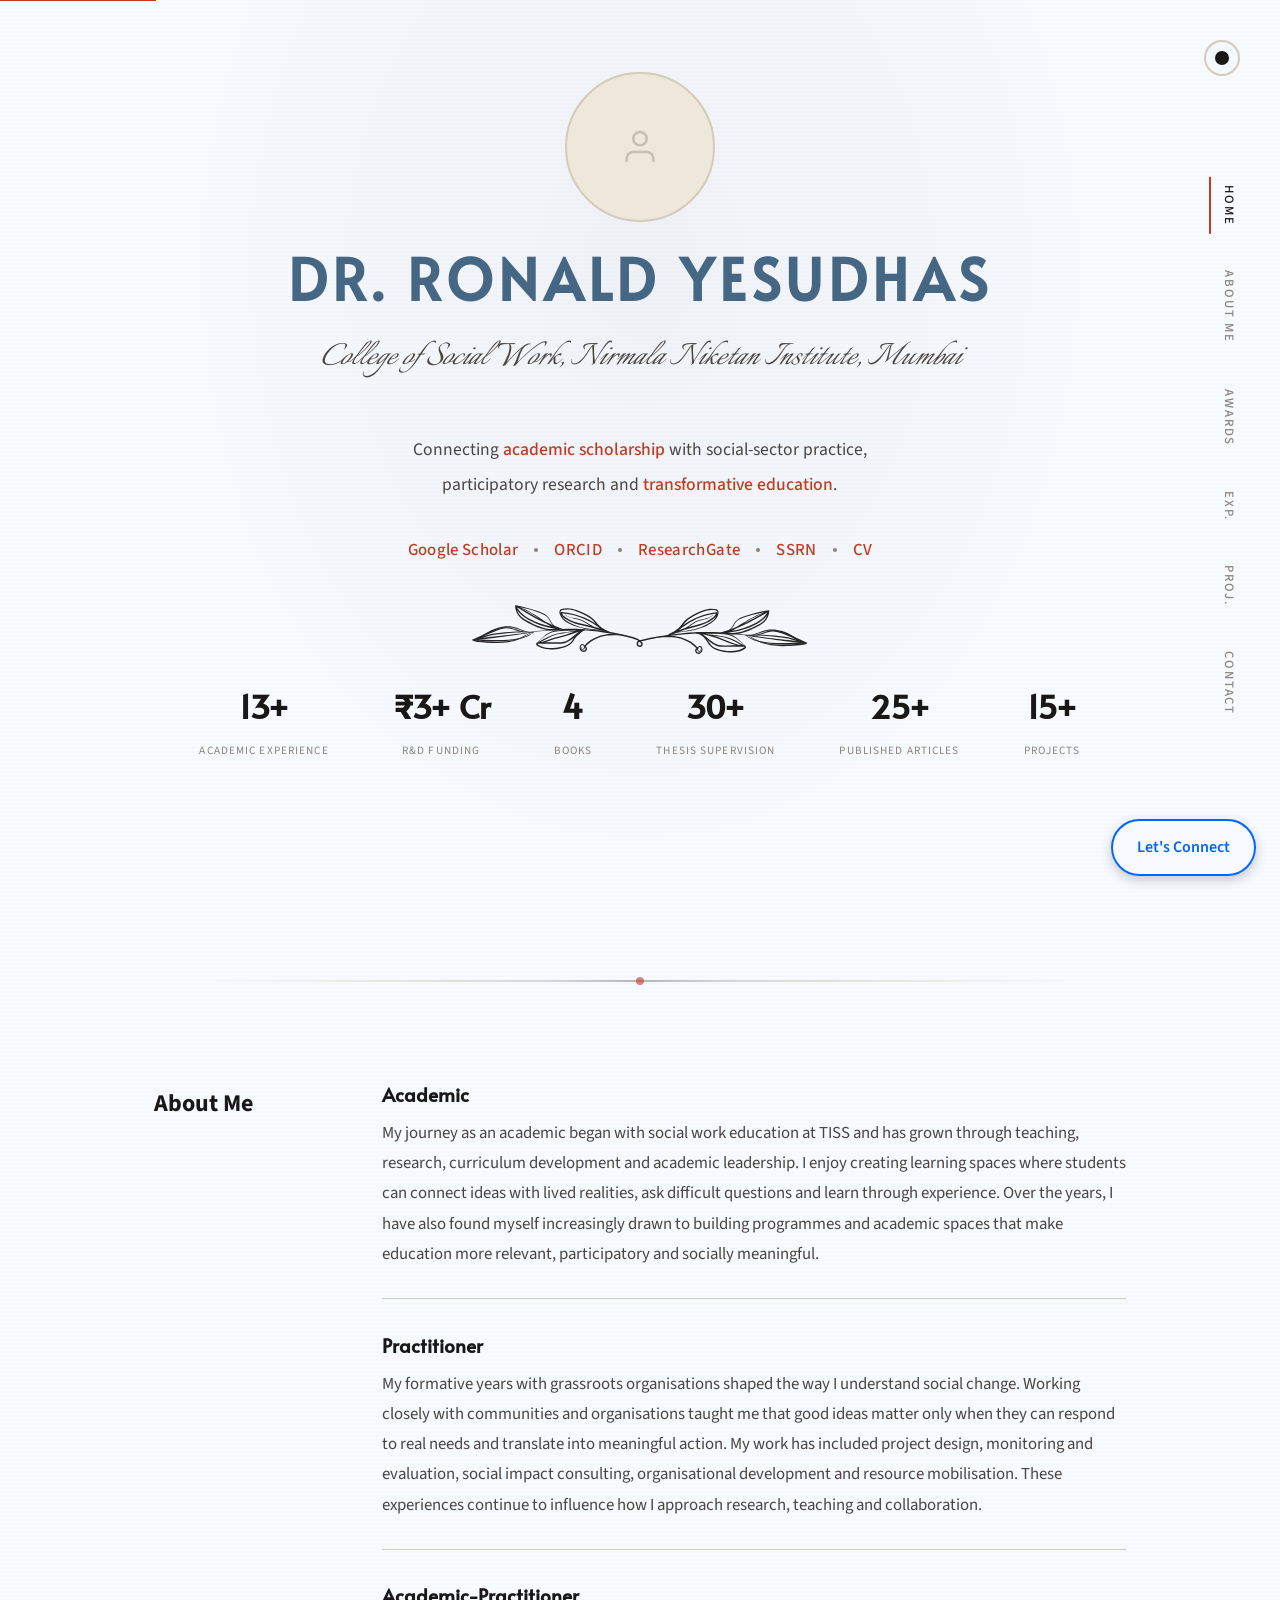
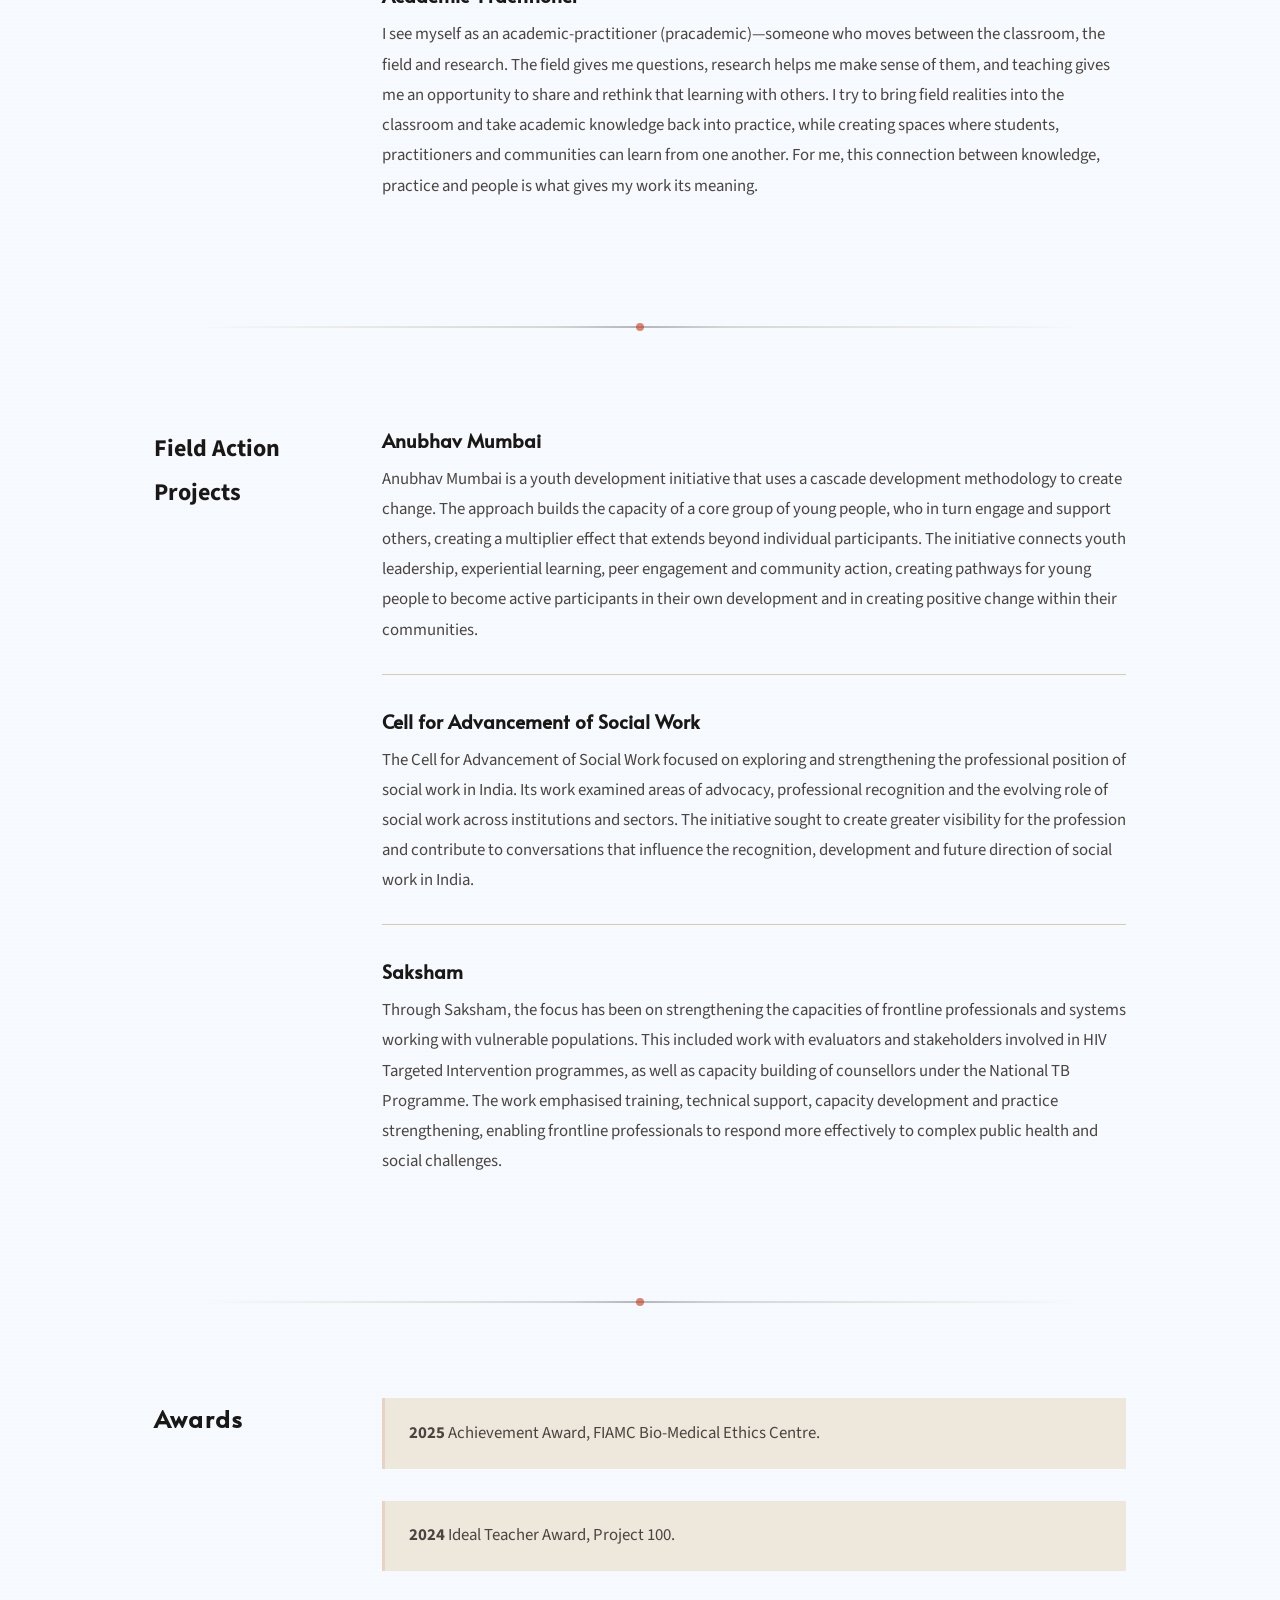
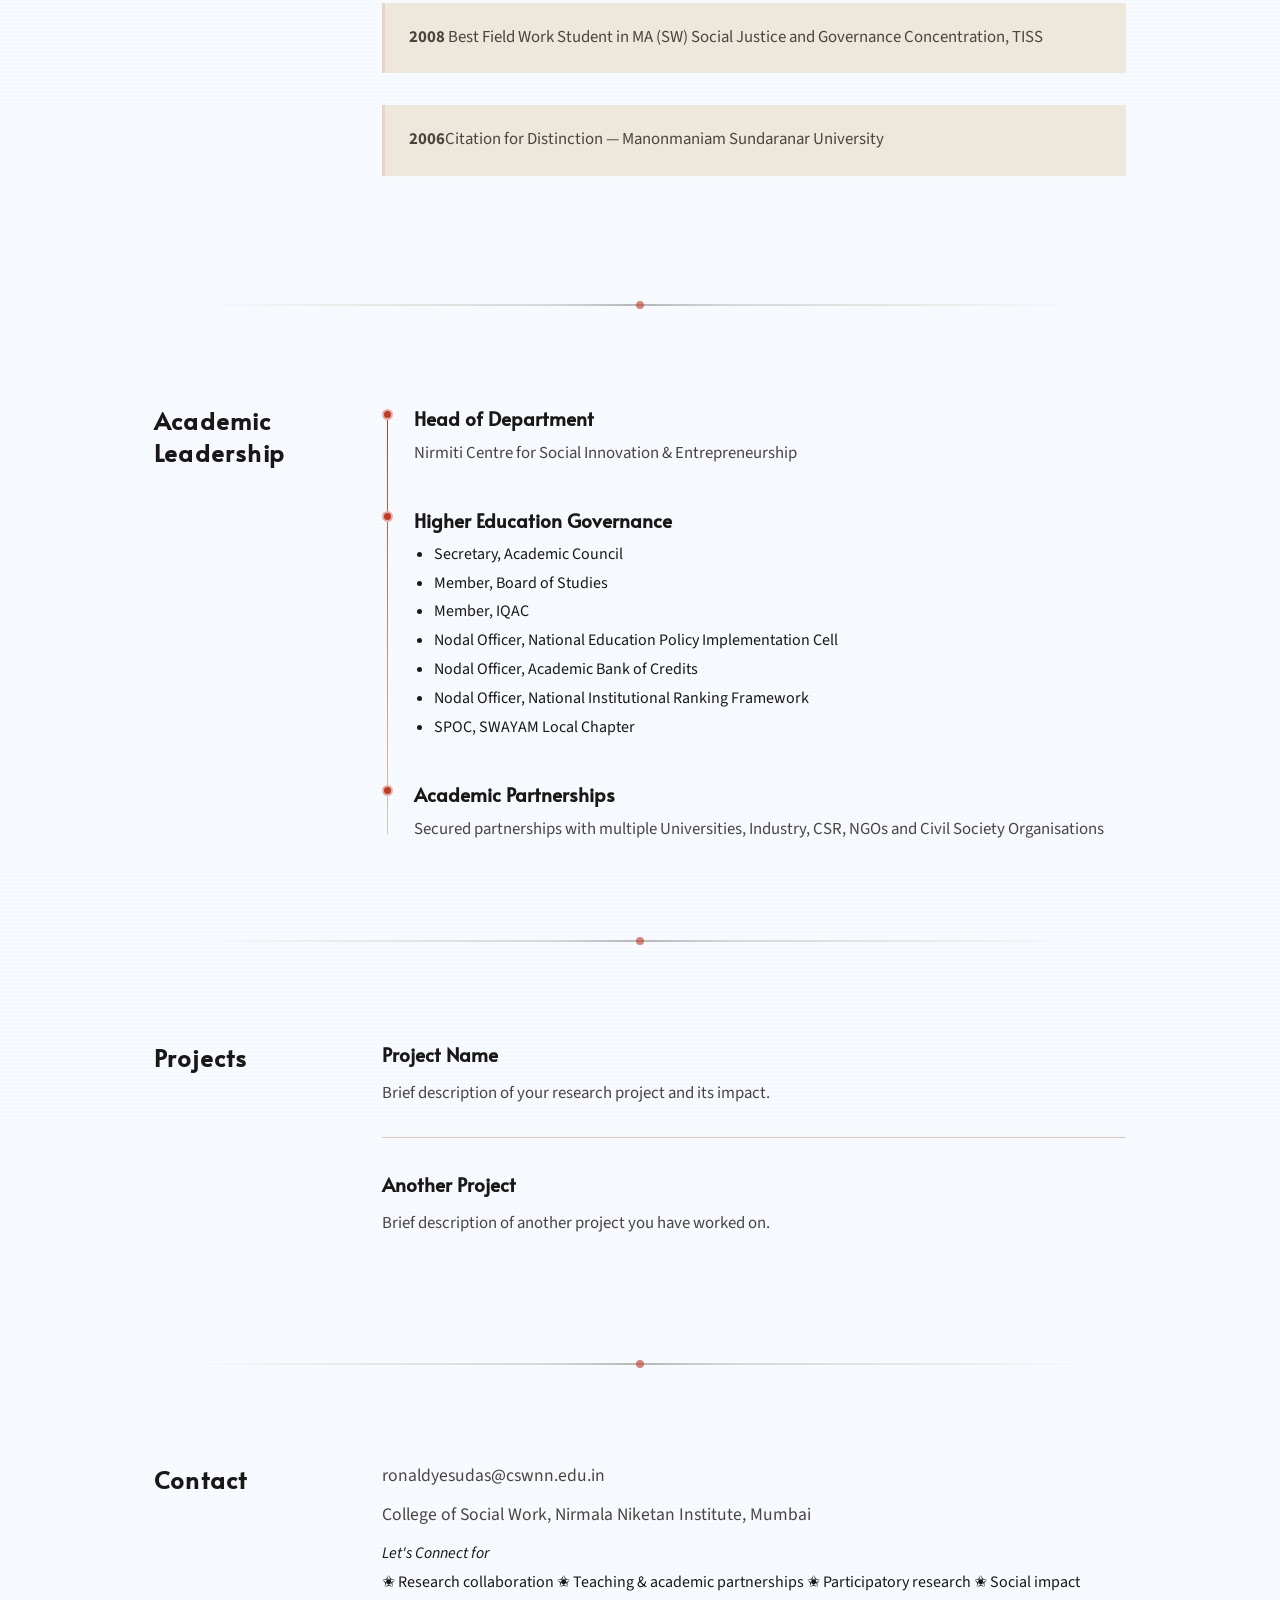
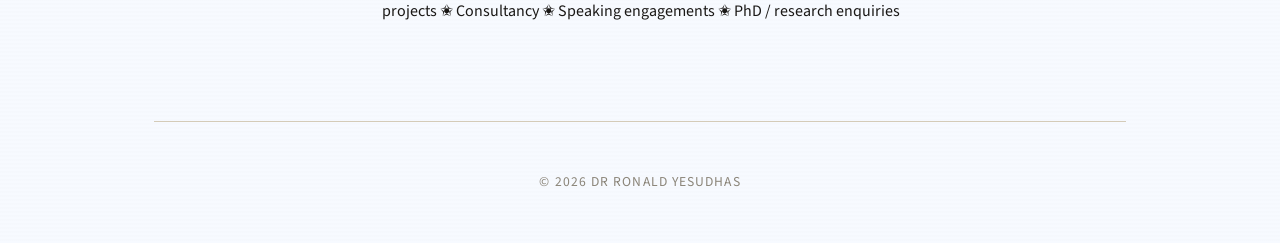
<file: ryesudhas/index.html>
<!DOCTYPE html>
<html lang="en" data-theme="light">
<head>
    <meta charset="UTF-8">
    <meta name="viewport" content="width=device-width, initial-scale=1.0">
    <meta name="description"
          content="Academic homepage of [Your Name] — PhD researcher in machine learning and artificial intelligence.">
    <meta property="og:title" content="[Your Name] | Academic Homepage">
    <meta property="og:description" content="PhD researcher in machine learning and artificial intelligence.">
    <title>Your Name | Academic Homepage</title>
    <link rel="preconnect" href="https://fonts.googleapis.com">
    <link rel="preconnect" href="https://fonts.gstatic.com" crossorigin>
    <link href="https://fonts.googleapis.com/css2?family=Noto+Serif+SC:wght@300;400;600;700&family=Playfair+Display:ital,wght@0,400;0,500;0,600;0,700;1,400;1,500&family=Source+Sans+3:wght@300;400;500;600&display=swap"
          rel="stylesheet">
    <link rel="stylesheet" href="style.css">
    <style>
        @import url('https://fonts.googleapis.com/css2?family=Alata&family=Italianno&display=swap');
    </style>
</head>
<body>
<a href="#home" class="skip-link">Skip to main content</a>

<!-- Vertical TOC -->
<nav class="vertical-toc" aria-label="Table of Contents">
    <a href="#home" class="toc-link active" data-section="home">Home</a>
    <a href="#about" class="toc-link" data-section="about">About Me</a>
    <a href="#publications" class="toc-link" data-section="publications">Awards</a>
    <a href="#experience" class="toc-link" data-section="experience">Exp.</a>
    <a href="#projects" class="toc-link" data-section="projects">Proj.</a>
    <a href="#contact" class="toc-link" data-section="contact">Contact</a>
</nav>

<!-- Theme Toggle -->
<button type="button" class="theme-toggle" id="themeToggle" aria-label="Toggle theme">
    <span class="toggle-dot"></span>
</button>

<main role="main" class="scroll-content">

    <!-- Hero -->
    <header id="home" class="hero">
        <div class="ink-wash" aria-hidden="true"></div>
        <div class="hero-inner">
            <div class="hero-photo">
                <svg aria-hidden="true" viewBox="0 0 24 24" fill="none" stroke="currentColor" stroke-width="1.5">
                    <path d="M20 21v-2a4 4 0 0 0-4-4H8a4 4 0 0 0-4 4v2"/>
                    <circle cx="12" cy="7" r="4"/>
                </svg>
            </div>
            <h1 class="hero-name" data-config="name">Your Name</h1>
            <p class="hero-role" data-config="role_university"></p>
            <div class="hero-bio">
                <p>Connecting <em>academic scholarship</em> with social-sector practice, participatory research and <em>transformative
                    education</em>.</p>
            </div>
            <div class="hero-links">
                <a href="#">Google Scholar</a>
                <span class="link-dot"></span>
                <a href="#">ORCID</a>
                <span class="link-dot"></span>
                <a href="#">ResearchGate</a>
                <span class="link-dot"></span>
                <a href="#">SSRN</a>
                <span class="link-dot"></span>
                <a href="#">CV</a>
            </div>
            <div class="hero-motif" aria-hidden="true">

                <svg width="336px" height="49px" version="1.1" xmlns="http://www.w3.org/2000/svg"
                     xmlns:xlink="http://www.w3.org/1999/xlink" xml:space="preserve" xmlns:serif="http://www.serif.com/"
                     style="fill-rule:evenodd;clip-rule:evenodd;stroke-linejoin:round;stroke-miterlimit:2;">
    <g transform="matrix(1,0,0,1,-81.043,-249.099)">
        <g>
            <path d="M367.195,281.073C367.191,281.098 366.972,281.088 366.548,281.044C366.108,280.99 365.486,280.914 364.676,280.815C363.029,280.622 360.623,280.197 357.496,279.854C351.263,279.024 342.202,278.099 330.977,277.61C319.754,277.132 306.35,277.283 291.562,278.62C284.168,279.287 276.44,280.332 268.479,281.688C266.493,282.052 264.483,282.386 262.468,282.783C260.457,283.197 258.429,283.615 256.386,284.035C254.349,284.479 252.308,284.977 250.247,285.45L248.7,285.81C248.246,285.936 247.907,286.062 247.646,286.347C247.099,286.851 246.967,287.787 247.263,288.536C247.56,289.3 248.238,289.729 249.039,289.621C249.478,289.599 249.724,289.455 249.975,289.202C250.196,288.945 250.338,288.591 250.319,288.248C250.304,287.878 250.194,287.658 249.86,287.224C249.579,286.832 249.252,286.471 248.901,286.132C248.197,285.454 247.38,284.881 246.512,284.39C243.002,282.421 238.879,281.725 234.971,280.744C227.104,278.915 219.431,277.528 212.081,276.5C208.408,275.967 204.808,275.59 201.312,275.211C197.808,274.915 194.407,274.603 191.109,274.443C187.815,274.211 184.625,274.164 181.563,274.051C178.498,274.034 175.556,273.952 172.748,274.027C161.513,274.165 152.441,274.974 146.194,275.66C143.065,275.973 140.647,276.314 139.001,276.51C138.19,276.599 137.567,276.668 137.126,276.716C136.702,276.754 136.483,276.762 136.479,276.737C136.475,276.712 136.686,276.655 137.102,276.568C137.538,276.486 138.154,276.369 138.956,276.218C140.589,275.928 142.998,275.495 146.123,275.094C152.363,274.232 161.45,273.262 172.728,272.991C175.547,272.883 178.501,272.932 181.58,272.92C184.657,273.003 187.862,273.023 191.173,273.229C194.488,273.364 197.907,273.653 201.431,273.928C204.947,274.286 208.568,274.645 212.263,275.162C219.657,276.159 227.379,277.525 235.294,279.345C237.272,279.829 239.258,280.251 241.278,280.798C243.29,281.36 245.319,282.051 247.228,283.12C248.179,283.656 249.097,284.294 249.912,285.077C250.318,285.469 250.703,285.892 251.038,286.358C251.2,286.589 251.38,286.804 251.542,287.158C251.696,287.486 251.766,287.848 251.78,288.205C251.808,288.925 251.539,289.632 251.066,290.176C250.606,290.718 249.816,291.061 249.186,291.078C248.537,291.18 247.789,291.02 247.191,290.65C246.587,290.278 246.129,289.703 245.898,289.074C245.414,287.843 245.593,286.302 246.613,285.306C247.084,284.793 247.786,284.53 248.35,284.387L249.905,284.026C251.977,283.552 254.029,283.053 256.077,282.609C258.131,282.189 260.169,281.773 262.191,281.359C264.217,280.964 266.237,280.632 268.234,280.271C276.238,278.927 284.007,277.906 291.44,277.273C306.304,276.003 319.768,275.96 331.025,276.573C342.285,277.196 351.354,278.282 357.575,279.287C360.696,279.718 363.092,280.234 364.724,280.522C365.524,280.683 366.139,280.807 366.573,280.895C366.988,280.988 367.199,281.048 367.195,281.073Z"
                  style="fill-rule:nonzero;"/>
            <g>
                <path d="M330.203,277.033C330.182,276.957 331.486,276.638 333.863,275.847C335.04,275.431 336.499,274.887 338.022,273.927C338.779,273.446 339.545,272.851 340.236,272.099C340.937,271.357 341.523,270.431 342.097,269.407C342.675,268.386 343.241,267.256 344.033,266.157C344.833,265.061 345.884,264.065 347.111,263.253C349.568,261.597 352.593,260.61 355.743,259.567C362.086,257.496 369.441,255.62 377.654,254.381L378.363,254.274L378.336,254.995C378.186,259.063 376.418,263.285 373.153,266.341C371.523,267.862 369.596,269.036 367.627,270.094C365.656,271.144 363.634,272.156 361.54,273.128C357.363,275.072 352.873,276.79 348.048,277.801C343.237,278.774 338.001,278.922 332.983,277.431L329.703,276.456L333.101,276.019C339.506,275.195 346.194,274.096 352.732,272.036C356.331,270.909 359.793,269.5 363.062,267.802C366.324,266.108 369.416,264.155 372.054,261.794C373.379,260.624 374.557,259.319 375.502,257.9C375.759,257.556 375.959,257.184 376.158,256.812L376.463,256.259C376.457,256.241 376.46,256.375 376.487,256.381C376.501,256.402 376.536,256.424 376.596,256.413C376.609,256.412 376.618,256.406 376.623,256.405C376.627,256.399 376.541,256.449 376.505,256.469L376.216,256.629L375.062,257.268C371.984,258.962 368.96,260.627 365.996,262.258C354.107,268.713 342.776,274.147 332.195,277.017L332.074,275.892C335.693,276.099 339.063,274.712 341.996,273.156C344.942,271.559 347.623,269.773 350.189,268.217C355.295,265.052 359.793,262.422 363.615,260.525C367.425,258.605 370.534,257.398 372.668,256.669C373.734,256.299 374.562,256.06 375.123,255.912C375.682,255.76 375.973,255.696 375.981,255.724C376.004,255.798 374.871,256.157 372.784,256.986C370.698,257.813 367.652,259.105 363.911,261.1C360.157,263.071 355.732,265.764 350.677,268.996C348.132,270.588 345.494,272.397 342.49,274.071C339.507,275.692 335.979,277.222 332.012,277.038L328.471,276.874L331.89,275.913C342.294,272.989 353.505,267.533 365.335,261.046C368.29,259.406 371.305,257.732 374.373,256.03L375.525,255.387L375.814,255.226L375.987,255.133C376.091,255.08 376.205,255.041 376.326,255.016C376.823,254.92 377.324,255.134 377.61,255.505C377.925,255.857 377.962,256.503 377.749,256.878L377.415,257.493C377.195,257.906 376.972,258.318 376.696,258.693C375.666,260.246 374.409,261.636 373.021,262.868C370.254,265.353 367.074,267.36 363.734,269.1C360.392,270.84 356.843,272.287 353.172,273.436C346.503,275.536 339.73,276.639 333.283,277.457L333.401,276.045C338.132,277.459 343.112,277.344 347.77,276.419C352.44,275.456 356.845,273.796 360.974,271.897C363.04,270.95 365.058,269.953 367.005,268.929C368.94,267.904 370.77,266.794 372.281,265.401C375.3,262.617 376.978,258.703 377.144,254.947L377.826,255.561C369.675,256.724 362.36,258.51 356.035,260.485C352.876,261.482 349.91,262.415 347.567,263.944C346.393,264.695 345.405,265.601 344.64,266.608C343.877,267.624 343.295,268.723 342.686,269.748C342.082,270.774 341.44,271.741 340.674,272.514C339.92,273.294 339.098,273.896 338.296,274.373C336.684,275.323 335.18,275.82 333.972,276.187C332.757,276.542 331.814,276.751 331.178,276.883C330.542,277.013 330.21,277.062 330.203,277.033Z"
                      style="fill-rule:nonzero;"/>
            </g>
            <g>
                <path d="M307.418,277.587C307.422,277.545 308.061,277.563 309.285,277.643C310.509,277.724 312.317,277.873 314.657,278.104C316.997,278.335 319.867,278.652 323.214,279.078C324.887,279.293 326.68,279.535 328.584,279.813C329.536,279.958 330.515,280.107 331.523,280.26C332.52,280.416 333.586,280.584 334.641,280.869C338.857,282.004 343.188,284.013 347.735,286.382C348.87,286.981 350.017,287.605 351.174,288.262C351.75,288.596 352.331,288.933 352.917,289.273L353.357,289.538L353.47,289.608L353.528,289.644C353.395,289.788 353.829,289.275 353.702,290.481C353.06,290.924 353.284,290.635 353.22,290.72L352.961,290.705L351.921,290.641C349.138,290.411 346.312,289.796 343.501,288.924C340.688,288.051 337.887,286.935 335.034,285.798C332.185,284.657 329.258,283.527 326.233,282.468C320.189,280.367 313.725,278.534 306.882,277.83L307.137,276.44C309.779,277.178 312.17,278.626 314.312,280.291C316.474,281.947 318.482,283.795 320.637,285.434C322.773,287.088 325.126,288.491 327.724,289.087C330.341,289.65 333.194,289.467 336.062,289.488C340.53,289.472 344.945,289.455 349.296,289.439C350.384,289.435 351.467,289.432 352.547,289.428L352.952,289.427L353.154,289.426L353.255,289.426L353.422,289.436C353.871,289.466 354.329,289.702 354.612,290.055C354.905,290.402 355.052,290.847 355.03,291.305C355.018,291.764 354.772,292.227 354.433,292.513C352.591,293.937 350.596,294.85 348.504,295.497C344.318,296.755 340.015,296.779 335.937,296.406C331.868,295.963 327.857,295.302 324.192,293.63C322.381,292.786 320.675,291.662 319.335,290.188C317.997,288.698 317.027,287.139 315.957,285.637C314.901,284.132 313.932,282.619 312.753,281.403C311.575,280.172 310.184,279.209 308.667,278.607C307.91,278.304 307.122,278.093 306.325,277.954C306.125,277.925 305.927,277.885 305.725,277.864L305.424,277.829L305.256,277.809C305.123,277.795 304.937,277.723 304.809,277.571C304.684,277.421 304.649,277.263 304.642,277.14C304.64,276.899 304.711,276.731 304.857,276.566C304.93,276.487 305.036,276.411 305.162,276.368C305.278,276.32 305.47,276.329 305.449,276.33L305.762,276.341L306.386,276.364C308.046,276.425 309.675,276.485 311.271,276.543C314.464,276.663 317.529,276.777 320.455,276.887C323.38,277 326.166,277.108 328.802,277.209C331.44,277.314 333.954,277.481 336.273,277.923C340.95,278.763 344.592,280.955 347.012,283.196C349.405,285.437 351.274,287.151 352.552,288.307C353.183,288.874 353.668,289.308 354.01,289.615C354.338,289.91 354.507,290.061 354.491,290.083C354.478,290.102 354.277,289.99 353.916,289.732C353.554,289.476 353.03,289.075 352.36,288.531C351.018,287.446 349.078,285.791 346.632,283.621C344.213,281.503 340.665,279.466 336.127,278.729C333.867,278.337 331.4,278.208 328.77,278.14C326.133,278.071 323.347,277.998 320.422,277.922C317.495,277.843 314.43,277.76 311.235,277.673C309.638,277.629 308.008,277.583 306.348,277.537L305.724,277.519L305.411,277.51C305.387,277.901 305.397,276.978 305.4,277.068C305.399,277.061 305.4,277.064 305.4,277.064C305.4,277.064 305.41,277.083 305.423,277.095C305.455,277.124 305.459,277.105 305.394,277.105C305.321,277.104 305.325,277.162 305.347,277.073C305.434,276.185 305.395,276.83 305.425,276.633L305.466,276.637L305.547,276.646L305.873,276.682C306.091,276.704 306.307,276.744 306.526,276.775C307.396,276.919 308.268,277.145 309.112,277.475C310.804,278.129 312.362,279.197 313.652,280.528C314.961,281.868 315.956,283.416 317.015,284.9C318.076,286.377 319.107,287.979 320.303,289.288C321.512,290.605 323.066,291.623 324.759,292.403C328.167,293.948 332.107,294.6 336.07,295.012C340.032,295.363 344.178,295.311 348.087,294.122C350.014,293.534 351.932,292.616 353.484,291.416C353.607,291.324 353.617,291.133 353.498,290.985C353.443,290.918 353.385,290.889 353.295,290.882L353.26,290.877L353.159,290.878L352.552,290.881C351.472,290.886 350.389,290.891 349.301,290.896C344.95,290.914 340.535,290.933 336.067,290.952C333.221,290.924 330.33,291.133 327.412,290.515C324.493,289.845 321.954,288.295 319.754,286.589C317.527,284.887 315.528,283.04 313.435,281.432C311.36,279.809 309.14,278.482 306.77,277.809L307.025,276.419C314.029,277.162 320.585,279.055 326.675,281.206C329.721,282.29 332.664,283.445 335.511,284.607C338.357,285.762 341.12,286.884 343.865,287.758C346.608,288.632 349.337,289.247 352.017,289.493L353.018,289.563L353.267,289.58C353.235,289.968 353.445,289.667 352.783,289.8C352.639,290.993 353.056,290.468 352.905,290.601L352.856,290.57L352.753,290.505L352.328,290.243C351.752,289.902 351.181,289.563 350.615,289.227C349.475,288.565 348.343,287.934 347.225,287.329C342.748,284.934 338.472,282.894 334.404,281.738C333.39,281.449 332.39,281.276 331.379,281.101C330.377,280.932 329.403,280.767 328.457,280.608C326.561,280.312 324.778,280.034 323.114,279.774C319.783,279.28 316.925,278.891 314.597,278.585C312.281,278.284 310.489,278.051 309.256,277.89C308.045,277.73 307.414,277.63 307.418,277.587Z"
                      style="fill-rule:nonzero;"/>
            </g>
            <g>
                <path d="M322.356,258.641C322.377,258.656 322.25,258.857 321.976,259.239C321.849,259.439 321.65,259.653 321.405,259.902C321.175,260.168 320.861,260.424 320.5,260.713C319.768,261.27 318.773,261.855 317.516,262.337C316.263,262.827 314.765,263.22 313.083,263.612C311.405,264.011 309.526,264.395 307.587,265.097C305.649,265.796 303.703,266.952 301.69,268.316C299.67,269.675 297.586,271.279 295.158,272.723C293.932,273.419 292.642,274.126 291.186,274.579C289.742,275.045 288.17,275.308 286.551,275.246L285.275,275.197L286.222,274.323C290.745,270.149 296.333,266.125 302.942,262.904C309.537,259.683 317.152,257.264 325.392,256.292L326.048,256.215L326.15,256.874C326.308,257.9 326.021,258.941 325.547,259.775C325.069,260.618 324.437,261.313 323.765,261.936C323.084,262.564 322.358,263.056 321.648,263.615C320.899,264.108 320.173,264.651 319.381,265.09C316.275,266.965 312.841,268.336 309.316,269.493C305.782,270.633 302.143,271.564 298.495,272.561C294.843,273.546 291.214,274.696 287.592,276.061C284.215,277.317 280.907,278.679 277.795,279.952L277.194,278.621C280.853,276.816 284.448,275.005 287.335,272.438C290.24,269.965 292.004,266.285 295.087,263.674C298.086,261.067 301.476,259.291 304.742,257.566C308.041,255.874 311.421,254.427 314.91,253.588C318.395,252.742 321.987,252.61 325.364,253.424C325.803,253.547 326.287,253.726 326.71,254.089C327.139,254.452 327.403,254.974 327.512,255.456C327.74,256.445 327.558,257.296 327.417,258.131C327.053,259.804 326.291,261.337 325.302,262.613C323.323,265.193 320.746,266.959 318.221,268.391C315.681,269.802 313.151,270.963 310.675,271.907C305.725,273.805 301.016,274.83 296.875,275.356C292.735,275.885 289.185,276.196 286.33,276.729C283.468,277.223 281.319,277.903 279.895,278.439C278.467,278.971 277.759,279.354 277.726,279.29C277.715,279.269 277.883,279.159 278.226,278.965C278.565,278.764 279.083,278.489 279.789,278.18C281.193,277.554 283.35,276.778 286.227,276.196C291.937,274.872 300.597,274.947 310.315,270.981C312.737,270.024 315.214,268.851 317.685,267.445C320.122,266.034 322.572,264.297 324.364,261.91C325.265,260.729 325.921,259.355 326.231,257.887C326.357,257.154 326.483,256.364 326.318,255.749C326.171,255.123 325.779,254.826 325.037,254.629C321.954,253.913 318.536,254.034 315.22,254.866C311.886,255.687 308.607,257.104 305.372,258.782C302.152,260.496 298.822,262.275 296.023,264.732C294.617,265.953 293.454,267.409 292.28,268.975C291.118,270.53 289.846,272.157 288.296,273.515C285.218,276.257 281.503,278.116 277.843,279.93L277.242,278.599C280.353,277.323 283.674,275.954 287.082,274.686C290.73,273.31 294.438,272.137 298.11,271.151C301.779,270.153 305.396,269.233 308.872,268.119C312.337,266.99 315.673,265.664 318.656,263.874C319.419,263.455 320.112,262.938 320.831,262.47C321.501,261.945 322.226,261.454 322.824,260.903C324.028,259.822 325.002,258.426 324.79,257.077L325.548,257.658C317.472,258.576 309.986,260.905 303.484,264.023C296.969,267.14 291.439,271.046 286.941,275.105L286.612,274.183C289.575,274.343 292.324,273.258 294.678,271.892C297.051,270.524 299.156,268.955 301.223,267.612C303.283,266.264 305.31,265.105 307.345,264.417C309.372,263.73 311.273,263.39 312.956,263.035C314.641,262.688 316.123,262.345 317.361,261.912C318.601,261.486 319.582,260.964 320.32,260.464C321.779,259.428 322.284,258.579 322.356,258.641Z"
                      style="fill-rule:nonzero;"/>
            </g>
            <path d="M308.59,293.201C308.571,293.191 308.71,292.971 309.147,293.012C309.571,293.088 310.063,293.591 310.128,294.382C310.171,294.756 310,295.332 309.502,295.59C309.061,295.856 308.44,295.874 307.912,295.66C307.382,295.446 306.896,295.056 306.554,294.5C306.198,293.942 306.102,293.171 306.27,292.471C306.451,291.772 306.844,291.094 307.5,290.596C307.832,290.355 308.24,290.161 308.709,290.113C309.178,290.055 309.685,290.193 310.08,290.447C310.894,290.976 311.308,291.856 311.481,292.728C311.652,293.614 311.584,294.573 311.218,295.473C310.852,296.365 310.171,297.222 309.158,297.661C308.17,298.078 307.009,298.105 305.967,297.61C305.447,297.365 304.973,296.972 304.642,296.443C304.303,295.91 304.169,295.283 304.194,294.681C304.214,294.075 304.396,293.477 304.741,292.946C305.074,292.412 305.64,291.964 306.303,291.771L305.958,292.93C304.156,290.93 302.001,289.022 299.561,287.375C295.452,284.616 290.974,282.884 286.767,282.084C282.549,281.281 278.609,281.293 275.315,281.253C272.02,281.212 269.379,281.389 267.569,281.679C265.76,281.961 264.778,282.254 264.741,282.146C264.71,282.064 265.638,281.584 267.456,281.12C269.27,280.649 271.979,280.308 275.3,280.217C278.607,280.126 282.603,279.997 287.01,280.756C291.405,281.514 296.095,283.281 300.379,286.159C302.924,287.876 305.163,289.879 307.023,291.985L307.799,292.864L306.679,293.144C306.079,293.294 305.605,294.011 305.582,294.741C305.53,295.477 305.912,296.08 306.559,296.401C307.193,296.726 308.009,296.732 308.654,296.47C309.291,296.217 309.8,295.643 310.082,294.996C310.662,293.716 310.378,291.984 309.487,291.357C309.055,291.043 308.539,291.113 308.081,291.413C307.63,291.72 307.303,292.214 307.15,292.706C307.012,293.207 307.039,293.693 307.26,294.098C307.476,294.508 307.827,294.83 308.188,295.006C308.554,295.18 308.927,295.195 309.221,295.055C309.496,294.945 309.621,294.675 309.635,294.388C309.656,293.804 309.338,293.361 309.077,293.256C308.803,293.154 308.608,293.255 308.59,293.201Z"
                  style="fill-rule:nonzero;"/>
            <g>
                <path d="M354.494,279.187C354.527,279.148 354.905,279.365 355.591,279.809C355.939,280.041 356.357,280.318 356.844,280.642C357.336,280.973 357.973,281.247 358.647,281.619C361.368,283.058 365.589,284.631 371.028,285.62C376.457,286.648 383.053,287.158 390.385,287.162C394.051,287.17 397.902,287.08 401.897,286.903C403.896,286.809 405.93,286.714 407.994,286.617C409.028,286.564 410.083,286.525 411.139,286.508C411.663,286.503 412.189,286.497 412.717,286.492L413.059,286.48C413.075,286.479 413.085,286.476 413.059,286.482C413,286.514 413.026,286.445 412.762,286.647C412.622,286.634 412.455,287.386 412.588,287.419C412.697,287.651 412.76,287.668 412.77,287.686C412.894,287.782 412.85,287.741 412.853,287.748L412.794,287.722L412.076,287.444C410.046,286.671 408.119,285.673 406.346,284.526C404.602,283.346 402.951,282.262 401.222,281.262C397.792,279.279 394.328,277.601 390.895,276.475C384.015,274.198 377.209,274.351 372.038,276.089C369.42,276.956 367.039,277.838 364.905,278.467C362.774,279.109 360.886,279.525 359.316,279.703C357.747,279.874 356.499,279.833 355.683,279.625C354.868,279.441 354.48,279.214 354.494,279.187C354.526,279.05 356.187,279.718 359.238,279.137C360.751,278.879 362.578,278.393 364.658,277.685C366.746,276.989 369.065,276.052 371.71,275.105C374.381,274.165 377.487,273.571 380.827,273.555C384.166,273.532 387.734,274.06 391.309,275.188C394.887,276.324 398.43,278.012 401.942,280.018C403.688,281.015 405.452,282.164 407.136,283.299C408.839,284.394 410.662,285.336 412.603,286.075L413.367,286.372L413.49,286.427C413.551,286.464 413.568,286.45 413.743,286.589C413.766,286.617 413.842,286.646 413.957,286.893C414.103,286.939 413.924,287.712 413.774,287.708C413.484,287.932 413.476,287.868 413.386,287.91C413.295,287.929 413.24,287.934 413.19,287.939C413.011,287.953 412.88,287.954 412.741,287.956C412.213,287.961 411.687,287.966 411.163,287.971C410.122,287.986 409.095,288.022 408.063,288.073C405.995,288.162 403.957,288.25 401.955,288.337C397.946,288.495 394.069,288.557 390.375,288.511C382.987,288.433 376.317,287.811 370.826,286.635C365.327,285.5 361.06,283.739 358.371,282.116C357.705,281.698 357.081,281.38 356.605,281.004C356.141,280.63 355.745,280.31 355.413,280.042C354.777,279.518 354.462,279.225 354.494,279.187Z"
                      style="fill-rule:nonzero;"/>
                <path d="M354.494,279.187C354.49,279.078 356.269,278.983 359.466,278.943C361.062,278.905 363.021,278.887 365.253,278.655C367.489,278.49 369.869,277.614 372.552,276.603C375.21,275.621 378.262,274.395 381.794,274.381C385.294,274.344 388.897,275.364 392.458,276.687C396.02,278.019 399.705,279.512 403.494,281.156C407.281,282.817 411.147,284.603 415.128,286.372C415.243,286.424 415.358,286.475 415.464,286.523L416.462,286.972L415.709,287.683C415.52,287.862 415.295,288.014 415.158,288.067C414.993,288.155 414.846,288.208 414.704,288.258C414.411,288.369 414.139,288.439 413.861,288.515C413.31,288.661 412.772,288.764 412.232,288.869C411.156,289.066 410.09,289.219 409.028,289.353C406.877,289.618 404.814,289.709 402.762,289.867C398.667,290.146 394.699,290.321 390.911,290.274C383.34,290.22 376.484,289.142 371.065,287.179C365.617,285.207 361.847,282.42 359.024,281.06C356.209,279.632 354.464,279.314 354.494,279.187C354.501,279.147 354.948,279.166 355.772,279.352C356.596,279.534 357.795,279.902 359.266,280.543C362.236,281.786 366.071,284.416 371.404,286.2C376.738,287.991 383.446,288.944 390.919,288.924C394.657,288.934 398.586,288.731 402.662,288.434C404.692,288.269 406.798,288.164 408.847,287.905C409.884,287.772 410.929,287.62 411.963,287.429C412.477,287.329 412.996,287.228 413.489,287.096C413.732,287.03 413.985,286.963 414.198,286.881C414.311,286.842 414.419,286.801 414.492,286.759C414.523,286.741 414.601,286.713 414.594,286.706C414.633,286.724 414.494,286.607 414.818,286.879L414.864,287.86C414.758,287.812 414.643,287.761 414.528,287.709C410.551,285.915 406.668,284.163 402.917,282.471C399.161,280.82 395.494,279.304 391.983,277.951C388.488,276.611 385.057,275.61 381.795,275.596C378.54,275.551 375.596,276.648 372.904,277.577C370.226,278.52 367.659,279.38 365.327,279.471C363.027,279.63 361.064,279.562 359.461,279.514C357.859,279.455 356.619,279.385 355.777,279.333C354.937,279.278 354.495,279.24 354.494,279.187Z"
                      style="fill-rule:nonzero;"/>
                <path d="M357.097,279.544C357.116,279.437 358.609,279.604 361.304,279.919C364.039,280.243 367.928,280.704 372.717,281.271C382.393,282.391 395.696,283.932 410.39,285.633C410.882,285.689 411.373,285.745 411.827,285.797L411.438,287.191C404.904,284.319 398.151,282.866 392.031,281.844C385.888,280.853 380.299,280.356 375.609,280.023C370.917,279.702 367.115,279.571 364.49,279.476C361.865,279.385 360.411,279.333 360.41,279.231C360.409,279.134 361.856,278.995 364.491,278.914C367.125,278.835 370.942,278.81 375.665,279.001C380.386,279.204 386.018,279.595 392.236,280.521C398.435,281.481 405.289,282.895 412.051,285.86L416.48,287.802L411.662,287.253C411.207,287.201 410.716,287.145 410.223,287.089C395.503,285.398 382.195,283.699 372.582,282.298C367.776,281.595 363.892,280.982 361.219,280.483C358.544,279.995 357.08,279.637 357.097,279.544Z"
                      style="fill-rule:nonzero;"/>
            </g>
            <g>
                <path d="M171.521,273.449C171.513,273.478 171.183,273.418 170.552,273.266C169.921,273.113 168.985,272.873 167.782,272.477C166.586,272.07 165.1,271.523 163.52,270.52C162.735,270.017 161.933,269.388 161.206,268.583C160.466,267.785 159.856,266.797 159.287,265.751C158.713,264.707 158.168,263.589 157.439,262.548C156.708,261.517 155.751,260.578 154.602,259.789C152.311,258.183 149.378,257.152 146.254,256.05C139.998,253.866 132.747,251.838 124.639,250.404L125.341,249.813C125.383,253.572 126.929,257.539 129.854,260.423C131.318,261.866 133.11,263.036 135.01,264.125C136.922,265.213 138.905,266.276 140.939,267.292C145.003,269.327 149.35,271.133 153.986,272.251C158.61,273.331 163.584,273.611 168.359,272.355L168.43,273.77C162.014,272.738 155.281,271.411 148.686,269.09C145.055,267.819 141.556,266.255 138.274,264.405C134.993,262.555 131.882,260.443 129.199,257.867C127.853,256.589 126.643,255.159 125.665,253.572C125.402,253.188 125.192,252.769 124.986,252.349L124.672,251.723C124.471,251.341 124.531,250.697 124.857,250.356C125.155,249.995 125.663,249.797 126.157,249.91C126.277,249.939 126.39,249.981 126.492,250.038L126.662,250.137L126.945,250.308L128.075,250.989C131.085,252.793 134.042,254.566 136.941,256.303C148.549,263.18 159.572,269.007 169.873,272.275L173.258,273.349L169.714,273.395C165.743,273.447 162.268,271.8 159.34,270.081C156.393,268.308 153.817,266.412 151.326,264.737C146.381,261.339 142.048,258.5 138.362,256.405C134.689,254.287 131.688,252.894 129.631,251.998C127.573,251.1 126.452,250.704 126.478,250.63C126.487,250.603 126.776,250.676 127.33,250.847C127.886,251.013 128.705,251.28 129.758,251.686C131.866,252.485 134.933,253.795 138.677,255.841C142.434,257.863 146.842,260.643 151.84,263.975C154.353,265.616 156.973,267.49 159.864,269.184C162.744,270.837 166.065,272.336 169.69,272.249L169.531,273.369C159.052,270.149 147.908,264.341 136.24,257.493C133.332,255.764 130.364,253.999 127.345,252.204L126.213,251.526L125.929,251.356L125.858,251.314L125.823,251.293C125.796,251.326 125.837,251.235 125.838,251.242L125.844,251.233C125.861,251.2 125.867,251.182 125.87,251.169C125.859,251.14 125.905,251.257 125.881,251.211C125.857,251.16 125.71,251.212 125.978,251.148L126.264,251.711C126.45,252.089 126.638,252.467 126.883,252.82C127.781,254.27 128.915,255.613 130.2,256.826C132.757,259.274 135.783,261.329 138.987,263.13C142.197,264.935 145.61,266.459 149.17,267.705C155.635,269.981 162.284,271.302 168.657,272.339L172.039,272.889L168.728,273.754C163.663,275.077 158.435,274.756 153.659,273.623C148.87,272.452 144.441,270.585 140.33,268.503C138.27,267.462 136.282,266.383 134.347,265.268C132.414,264.145 130.528,262.907 128.949,261.333C125.787,258.171 124.161,253.892 124.146,249.821L124.143,249.099L124.848,249.23C133.015,250.742 140.303,252.862 146.574,255.143C149.688,256.29 152.678,257.377 155.079,259.114C156.278,259.967 157.295,260.997 158.058,262.119C158.813,263.243 159.341,264.392 159.885,265.431C160.425,266.474 160.98,267.418 161.655,268.184C162.321,268.959 163.066,269.579 163.807,270.085C165.297,271.095 166.737,271.687 167.899,272.142C170.252,273.013 171.544,273.374 171.521,273.449Z"
                      style="fill-rule:nonzero;"/>
            </g>
            <g>
                <path d="M193.533,274.087C193.538,274.142 192.653,274.264 190.97,274.5C189.287,274.735 186.806,275.081 183.618,275.576C180.43,276.071 176.535,276.711 172.019,277.501C170.89,277.701 169.723,277.907 168.517,278.12C167.294,278.317 166.121,278.58 164.887,278.97C162.439,279.733 159.923,280.814 157.338,282.056C154.753,283.302 152.096,284.726 149.384,286.302C148.709,286.696 148.022,287.103 147.355,287.519L147.297,287.556L147.273,287.571C147.762,287.879 147.178,286.012 146.907,286.534L147.043,286.524L147.336,286.501L147.925,286.456C148.318,286.423 148.711,286.357 149.107,286.309C150.687,286.071 152.275,285.662 153.871,285.152C157.064,284.133 160.291,282.71 163.823,281.689C165.611,281.185 167.371,280.801 169.169,280.324C170.961,279.855 172.771,279.361 174.586,278.808C178.241,277.745 181.824,276.337 185.609,274.922C187.519,274.242 189.544,273.713 191.598,273.406C191.821,273.371 192.039,273.316 192.385,273.269C192.426,273.269 192.426,273.255 192.599,273.269C194.016,274.665 192.363,274.665 192.804,274.634L192.683,274.691L192.517,274.771L192.186,274.93C191.739,275.13 191.303,275.363 190.876,275.621C190.01,276.109 189.176,276.683 188.352,277.283C185.048,279.685 182.007,282.676 178.3,285.06C176.457,286.247 174.344,287.206 172.08,287.61C169.83,287.993 167.593,287.917 165.404,287.918C160.999,287.899 156.645,287.881 152.355,287.862C151.282,287.857 150.214,287.852 149.149,287.847L147.555,287.839L147.157,287.837C147.018,287.834 146.875,287.839 146.865,287.841C146.782,287.851 146.728,287.891 146.672,287.955C146.563,288.112 146.574,288.287 146.7,288.381C147.06,288.633 147.496,288.961 147.91,289.216C148.767,289.731 149.652,290.203 150.589,290.555C154.321,292.036 158.407,292.309 162.316,292.107C166.228,291.854 170.123,291.283 173.633,290.089C175.38,289.473 177.028,288.664 178.428,287.576C179.139,287.048 179.754,286.413 180.321,285.765C180.868,285.103 181.338,284.352 181.82,283.585C182.303,282.819 182.804,282.032 183.421,281.309C184.047,280.608 184.643,279.988 185.268,279.348C186.506,278.084 187.773,276.879 189.115,275.784C189.787,275.237 190.48,274.72 191.222,274.26C191.595,274.031 191.979,273.817 192.401,273.636C192.615,273.547 192.83,273.464 193.098,273.407C193.167,273.393 193.234,273.38 193.331,273.373L193.417,273.37C193.443,273.372 193.482,273.364 193.616,273.398C194.677,274.543 193.088,274.665 193.497,274.56L193.411,274.565L193.104,274.573C191.467,274.614 189.86,274.655 188.285,274.695C185.135,274.772 182.112,274.846 179.226,274.917C176.342,274.986 173.595,275.053 170.995,275.115C168.404,275.189 165.974,275.333 163.75,275.745C159.286,276.523 155.814,278.578 153.439,280.674C151.025,282.818 149.112,284.445 147.788,285.515C147.126,286.05 146.61,286.445 146.252,286.698C145.896,286.952 145.698,287.061 145.685,287.043C145.669,287.021 145.835,286.872 146.159,286.581C146.496,286.278 146.974,285.85 147.596,285.291C148.855,284.151 150.702,282.461 153.056,280.252C155.432,278.034 158.99,275.825 163.595,274.941C165.878,274.478 168.357,274.294 170.961,274.184C173.561,274.088 176.309,273.987 179.194,273.881C182.079,273.78 185.101,273.674 188.25,273.564C189.825,273.51 191.431,273.455 193.068,273.399L193.375,273.389C193.379,273.122 193.416,273.723 193.411,273.794C193.408,273.918 193.467,273.941 193.429,274.025C193.406,274.121 193.411,274.229 193.404,274.336C193.407,274.429 193.416,274.594 193.41,274.549L193.339,274.562C193.205,274.591 193.031,274.654 192.866,274.726C192.529,274.874 192.187,275.066 191.851,275.276C191.178,275.699 190.523,276.195 189.883,276.724C188.603,277.785 187.371,278.971 186.164,280.222C185.568,280.841 184.944,281.501 184.387,282.133C183.851,282.77 183.385,283.503 182.91,284.269C182.434,285.034 181.943,285.837 181.327,286.595C180.695,287.331 180.016,288.031 179.237,288.619C177.701,289.825 175.924,290.703 174.08,291.363C172.23,292.018 170.304,292.462 168.355,292.804C166.406,293.136 164.417,293.392 162.39,293.506C158.355,293.725 154.088,293.474 150.056,291.891C149.047,291.513 148.081,291.004 147.143,290.442C146.667,290.147 146.258,289.847 145.764,289.489C145.428,289.214 145.182,288.767 145.15,288.316C145.119,287.867 145.245,287.425 145.517,287.074C145.784,286.723 146.211,286.461 146.657,286.406C146.91,286.379 147.032,286.388 147.158,286.387L147.555,286.388L149.149,286.393C150.214,286.397 151.282,286.4 152.355,286.404C156.645,286.42 160.998,286.436 165.404,286.452C167.612,286.454 169.779,286.518 171.827,286.167C173.854,285.802 175.753,284.955 177.514,283.827C181.044,281.571 184.086,278.601 187.501,276.121C188.356,275.502 189.23,274.903 190.158,274.382C190.614,274.11 191.083,273.86 191.572,273.642L191.933,273.47L192.113,273.384L192.158,273.363C192.171,273.343 192.167,273.295 192.297,273.625C192.402,273.925 192.545,273.947 192.487,274.061C192.47,274.114 192.523,274.682 192.523,274.682L191.803,274.808C189.822,275.1 187.923,275.589 186.067,276.241C182.364,277.611 178.652,279.05 174.967,280.1C173.128,280.65 171.3,281.139 169.491,281.601C167.691,282.068 165.864,282.459 164.168,282.927C160.74,283.892 157.511,285.287 154.229,286.309C152.589,286.82 150.932,287.233 149.271,287.469C148.854,287.516 148.441,287.582 148.026,287.613L147.404,287.656L147.094,287.677L146.933,287.687C146.682,288.195 146.119,286.314 146.629,286.607L146.669,286.582L146.738,286.539C147.438,286.111 148.125,285.713 148.814,285.32C151.566,283.756 154.259,282.348 156.888,281.118C159.519,279.892 162.081,278.826 164.612,278.076C165.864,277.696 167.166,277.427 168.365,277.254C169.575,277.06 170.747,276.872 171.88,276.691C176.413,275.977 180.328,275.419 183.533,275.01C186.739,274.601 189.236,274.345 190.932,274.205C191.78,274.134 192.428,274.093 192.864,274.076C193.306,274.059 193.531,274.062 193.533,274.087Z"
                      style="fill-rule:nonzero;"/>
            </g>
            <g>
                <path d="M173.767,258.189C173.836,258.125 174.376,258.952 175.878,259.928C176.636,260.397 177.638,260.878 178.895,261.251C180.15,261.632 181.645,261.913 183.343,262.188C185.039,262.472 186.953,262.732 189.007,263.334C191.069,263.936 193.142,265.009 195.257,266.27C197.379,267.525 199.547,269.005 201.976,270.272C204.385,271.538 207.178,272.508 210.131,272.223L209.841,273.158C205.177,269.291 199.489,265.621 192.849,262.779C186.222,259.936 178.646,257.923 170.538,257.344L171.271,256.732C171.116,258.088 172.147,259.442 173.396,260.472C174.017,260.997 174.762,261.458 175.453,261.954C176.191,262.392 176.905,262.88 177.685,263.266C180.74,264.929 184.129,266.113 187.638,267.097C191.158,268.064 194.81,268.832 198.518,269.676C202.229,270.507 205.982,271.523 209.685,272.745C213.143,273.869 216.519,275.098 219.68,276.243L219.135,277.598C215.403,275.939 211.612,274.238 208.422,271.627C206.817,270.335 205.477,268.763 204.251,267.258C203.012,265.742 201.789,264.336 200.333,263.175C197.434,260.838 194.032,259.2 190.743,257.622C187.441,256.081 184.105,254.803 180.74,254.122C177.392,253.429 173.972,253.452 170.922,254.297C170.189,254.525 169.81,254.838 169.689,255.469C169.55,256.091 169.709,256.875 169.866,257.602C170.237,259.056 170.95,260.401 171.9,261.543C173.791,263.853 176.312,265.486 178.806,266.793C181.334,268.094 183.858,269.162 186.318,270.017C196.193,273.573 204.843,273.134 210.603,274.218C213.502,274.679 215.69,275.364 217.119,275.931C217.837,276.211 218.366,276.463 218.713,276.65C219.063,276.83 219.236,276.932 219.226,276.954C219.196,277.02 218.473,276.666 217.023,276.195C215.578,275.719 213.402,275.129 210.522,274.756C207.647,274.344 204.086,274.182 199.928,273.826C195.768,273.474 191.02,272.648 185.995,270.959C183.481,270.12 180.905,269.066 178.308,267.762C175.724,266.437 173.076,264.78 170.991,262.286C169.949,261.052 169.123,259.552 168.69,257.896C168.514,257.067 168.297,256.225 168.483,255.227C168.572,254.741 168.814,254.208 169.227,253.827C169.634,253.447 170.11,253.247 170.543,253.107C173.883,252.152 177.477,252.134 180.994,252.833C184.515,253.525 187.952,254.828 191.32,256.381C194.655,257.967 198.117,259.6 201.222,262.079C204.412,264.558 206.329,268.161 209.335,270.51C212.327,272.954 215.995,274.612 219.726,276.263L219.181,277.618C216.019,276.476 212.656,275.255 209.23,274.141C205.554,272.929 201.881,271.932 198.19,271.101C194.503,270.258 190.829,269.48 187.25,268.489C183.68,267.48 180.191,266.255 177.009,264.511C176.2,264.105 175.451,263.593 174.682,263.132C173.949,262.603 173.203,262.141 172.496,261.543C171.798,260.949 171.137,260.281 170.625,259.459C170.116,258.646 169.786,257.617 169.901,256.586L169.975,255.924L170.634,255.974C178.908,256.6 186.617,258.697 193.341,261.639C200.079,264.58 205.831,268.366 210.525,272.347L211.507,273.18L210.234,273.282C208.619,273.412 207.037,273.215 205.575,272.809C204.102,272.417 202.782,271.765 201.529,271.121C199.043,269.78 196.894,268.264 194.818,266.992C192.749,265.713 190.756,264.639 188.791,264.023C186.825,263.403 184.932,263.097 183.238,262.769C181.542,262.448 180.029,262.117 178.756,261.681C177.481,261.253 176.462,260.71 175.707,260.184C175.334,259.911 175.01,259.668 174.769,259.412C174.514,259.173 174.306,258.968 174.171,258.773C173.882,258.4 173.746,258.205 173.767,258.189Z"
                      style="fill-rule:nonzero;"/>
            </g>
            <path d="M191.592,291.233C191.573,291.287 191.378,291.186 191.102,291.287C190.841,291.392 190.523,291.835 190.544,292.419C190.558,292.706 190.682,292.976 190.958,293.086C191.252,293.225 191.625,293.211 191.991,293.037C192.353,292.86 192.704,292.539 192.92,292.129C193.141,291.724 193.168,291.238 193.03,290.737C192.877,290.245 192.55,289.751 192.099,289.444C191.642,289.145 191.125,289.075 190.693,289.388C189.802,290.015 189.518,291.747 190.098,293.027C190.381,293.673 190.889,294.248 191.526,294.501C192.17,294.763 192.987,294.758 193.621,294.432C194.268,294.111 194.65,293.508 194.598,292.772C194.575,292.042 194.101,291.325 193.501,291.175L192.381,290.895L193.157,290.016C195.017,287.909 197.257,285.907 199.801,284.19C204.085,281.312 208.775,279.545 213.17,278.787C217.577,278.029 221.573,278.157 224.88,278.248C228.2,278.339 230.91,278.68 232.724,279.151C234.543,279.615 235.471,280.095 235.439,280.177C235.402,280.285 234.42,279.992 232.611,279.71C230.802,279.42 228.161,279.243 224.865,279.284C221.572,279.323 217.631,279.312 213.413,280.115C209.205,280.914 204.728,282.647 200.619,285.406C198.179,287.053 196.024,288.96 194.222,290.961L193.878,289.802C194.541,289.995 195.108,290.443 195.44,290.977C195.785,291.509 195.967,292.107 195.987,292.713C196.012,293.316 195.878,293.942 195.539,294.475C195.208,295.004 194.735,295.396 194.214,295.642C193.172,296.137 192.01,296.11 191.022,295.693C190.009,295.254 189.328,294.397 188.962,293.505C188.596,292.605 188.528,291.646 188.699,290.759C188.872,289.886 189.286,289.006 190.1,288.478C190.496,288.225 191.003,288.086 191.471,288.144C191.94,288.192 192.349,288.387 192.68,288.628C193.337,289.126 193.729,289.804 193.91,290.503C194.079,291.203 193.983,291.974 193.627,292.532C193.286,293.088 192.8,293.478 192.269,293.692C191.741,293.906 191.119,293.888 190.679,293.622C190.18,293.364 190.01,292.788 190.053,292.414C190.118,291.624 190.609,291.12 191.034,291.044C191.472,291.004 191.611,291.224 191.592,291.233Z"
                  style="fill-rule:nonzero;"/>
            <g>
                <path d="M143.028,276.053C143.061,276.092 142.745,276.384 142.109,276.911C141.778,277.178 141.381,277.498 140.918,277.873C140.442,278.249 139.819,278.567 139.152,278.985C136.463,280.609 132.196,282.369 126.697,283.504C121.206,284.68 114.536,285.302 107.148,285.38C103.454,285.425 99.577,285.363 95.568,285.206C93.566,285.12 91.528,285.032 89.46,284.942C88.428,284.892 87.401,284.856 86.36,284.84C85.836,284.835 85.31,284.83 84.782,284.825C84.642,284.822 84.512,284.821 84.333,284.807C84.283,284.802 84.227,284.797 84.137,284.778C84.047,284.736 84.039,284.8 83.749,284.575C83.599,284.579 83.42,283.806 83.566,283.76C83.681,283.512 83.757,283.484 83.78,283.456C83.955,283.317 83.972,283.331 84.033,283.294L84.156,283.239L84.921,282.942C86.862,282.203 88.685,281.261 90.388,280.166C92.072,279.031 93.836,277.881 95.582,276.885C99.094,274.879 102.637,273.191 106.215,272.055C109.791,270.927 113.358,270.399 116.697,270.422C120.037,270.437 123.142,271.031 125.813,271.972C128.458,272.919 130.777,273.856 132.865,274.552C134.945,275.26 136.772,275.745 138.285,276.004C141.336,276.584 142.996,275.917 143.028,276.053C143.042,276.081 142.655,276.308 141.838,276.491C141.022,276.7 139.774,276.74 138.205,276.569C136.635,276.391 134.747,275.976 132.616,275.333C130.483,274.704 128.102,273.822 125.483,272.955C120.311,271.217 113.506,271.065 106.626,273.341C103.193,274.468 99.73,276.146 96.3,278.128C94.571,279.128 92.921,280.211 91.176,281.392C89.403,282.54 87.476,283.537 85.446,284.31L84.728,284.588L84.669,284.614C84.738,284.763 84.467,284.232 84.36,284.111C84.282,284.014 84.249,284.042 84.281,284.016C84.305,283.986 84.358,283.859 84.373,283.742C84.395,283.657 84.413,283.571 84.427,283.485C84.446,283.379 84.444,283.313 84.446,283.345L84.463,283.347L84.805,283.359C85.333,283.364 85.859,283.37 86.383,283.376C87.439,283.393 88.494,283.432 89.528,283.484C91.592,283.581 93.626,283.676 95.625,283.77C99.619,283.946 103.47,284.037 107.137,284.029C114.469,284.026 121.065,283.515 126.494,282.487C131.933,281.498 136.154,279.925 138.875,278.486C139.549,278.114 140.186,277.84 140.678,277.509C141.166,277.185 141.583,276.907 141.931,276.676C142.617,276.231 142.996,276.014 143.028,276.053Z"
                      style="fill-rule:nonzero;"/>
                <path d="M143.028,276.053C143.027,276.106 142.585,276.144 141.744,276.199C140.903,276.251 139.663,276.321 138.06,276.38C136.457,276.429 134.493,276.497 132.194,276.337C129.861,276.246 127.295,275.386 124.617,274.443C121.925,273.514 118.982,272.417 115.726,272.462C112.464,272.477 109.033,273.478 105.538,274.817C102.027,276.169 98.359,277.686 94.604,279.337C90.853,281.029 86.97,282.781 82.993,284.575C82.878,284.627 82.763,284.679 82.657,284.726L82.902,283.566C82.885,283.538 83.104,283.686 83.323,283.747C83.535,283.829 83.789,283.896 84.032,283.962C84.525,284.094 85.045,284.194 85.558,284.295C86.592,284.486 87.637,284.639 88.674,284.771C90.723,285.03 92.829,285.135 94.86,285.3C98.936,285.597 102.866,285.8 106.603,285.79C114.077,285.81 120.784,284.858 126.118,283.066C131.451,281.282 135.285,278.652 138.256,277.409C139.727,276.767 140.926,276.399 141.75,276.218C142.574,276.032 143.021,276.013 143.028,276.053C143.058,276.18 141.314,276.499 138.498,277.925C135.675,279.286 131.905,282.072 126.457,284.044C121.038,286.007 114.182,287.086 106.611,287.14C102.823,287.187 98.855,287.012 94.76,286.733C92.708,286.576 90.645,286.484 88.494,286.219C87.432,286.086 86.367,285.933 85.29,285.735C84.751,285.63 84.212,285.527 83.661,285.381C83.383,285.306 83.112,285.236 82.818,285.125C82.675,285.075 82.529,285.021 82.364,284.934C82.226,284.881 82.002,284.729 81.813,284.55L81.06,283.838L82.058,283.389C82.164,283.341 82.279,283.29 82.393,283.238C86.375,281.469 90.24,279.683 94.027,278.022C97.816,276.378 101.501,274.885 105.064,273.553C108.624,272.23 112.227,271.21 115.728,271.247C119.26,271.261 122.311,272.487 124.97,273.469C127.653,274.48 130.033,275.356 132.269,275.521C134.501,275.753 136.46,275.771 138.056,275.809C141.253,275.849 143.032,275.943 143.028,276.053Z"
                      style="fill-rule:nonzero;"/>
                <path d="M140.426,276.41C140.442,276.503 138.978,276.86 136.304,277.349C133.631,277.848 129.747,278.461 124.941,279.165C115.328,280.566 102.02,282.265 87.3,283.956C86.807,284.012 86.316,284.068 85.861,284.12L81.043,284.669L85.472,282.727C92.235,279.761 99.088,278.348 105.287,277.388C111.505,276.462 117.138,276.071 121.858,275.868C126.581,275.678 130.399,275.703 133.032,275.782C135.667,275.864 137.114,276.002 137.113,276.099C137.112,276.201 135.657,276.252 133.033,276.343C130.407,276.437 126.606,276.569 121.914,276.89C117.225,277.223 111.636,277.72 105.492,278.711C99.372,279.732 92.619,281.185 86.085,284.058L85.696,282.664C86.15,282.612 86.641,282.556 87.133,282.5C101.827,280.799 115.13,279.258 124.806,278.138C129.595,277.571 133.484,277.11 136.22,276.786C138.914,276.471 140.407,276.304 140.426,276.41Z"
                      style="fill-rule:nonzero;"/>
            </g>
        </g>
    </g>
</svg>

            </div>
            <div class="hero-stats">
                <div class="stat">
                    <span class="stat-number">13+</span>
                    <span class="stat-label">Academic Experience</span>
                </div>
                <div class="stat">
                    <span class="stat-number">₹3+ Cr</span>
                    <span class="stat-label">R&D Funding</span>
                </div>
                <div class="stat">
                    <span class="stat-number">4</span>
                    <span class="stat-label">Books</span>
                </div>
                <div class="stat">
                    <span class="stat-number">30+</span>
                    <span class="stat-label">Thesis Supervision</span>
                </div>
                <div class="stat">
                    <span class="stat-number">25+</span>
                    <span class="stat-label">Published Articles</span>
                </div>
                <div class="stat">
                    <span class="stat-number">15+</span>
                    <span class="stat-label">Projects</span>
                </div>
            </div>
        </div>
    </header>

    <div class="ink-divider" aria-hidden="true"></div>

    <!-- About -->
    <section id="about">
        <div class="section-grid">
            <div class="section-side">
                <h2>About Me</h2>
            </div>
            <div class="section-main">
                <div class="project-entry">
                    <h3>Academic</h3>
                    <p>My journey as an academic began with social work education at TISS and has grown through
                        teaching, research, curriculum development and academic leadership. I enjoy creating learning
                        spaces where students can connect ideas with lived realities, ask difficult questions and learn
                        through experience. Over the years, I have also found myself increasingly drawn to building
                        programmes and academic spaces that make education more relevant, participatory and socially
                        meaningful.</p>
                </div>
                <div class="project-entry">
                    <h3>Practitioner</h3>
                    <p>My formative years with grassroots organisations shaped the way I understand social change.
                        Working closely with communities and organisations taught me that good ideas matter only when
                        they can respond to real needs and translate into meaningful action. My work has included
                        project design, monitoring and evaluation, social impact consulting, organisational development
                        and resource mobilisation. These experiences continue to influence how I approach research,
                        teaching and collaboration.</p>
                </div>
                <div class="project-entry">
                    <h3>Academic-Practitioner</h3>
                    <p>
                        I see myself as an academic-practitioner (pracademic)—someone who moves between the classroom,
                        the field and research. The field gives me questions, research helps me make sense of them, and
                        teaching gives me an opportunity to share and rethink that learning with others. I try to bring
                        field realities into the classroom and take academic knowledge back into practice, while
                        creating spaces where students, practitioners and communities can learn from one another. For
                        me, this connection between knowledge, practice and people is what gives my work its meaning.
                    </p>
                </div>
            </div>
        </div>
    </section>

    <div class="ink-divider" aria-hidden="true"></div>

    <!-- Projects -->
    <section id="field-action-projects">
        <div class="section-grid">
            <div class="section-side">
                <h2>Field Action Projects</h2>
            </div>
            <div class="section-main">
                <div class="project-entry">
                    <h3>Anubhav Mumbai</h3>
                    <p>Anubhav Mumbai is a youth development initiative that uses a cascade development methodology to
                        create change. The approach builds the capacity of a core group of young people, who in turn
                        engage and support others, creating a multiplier effect that extends beyond individual
                        participants. The initiative connects youth leadership, experiential learning, peer engagement
                        and community action, creating pathways for young people to become active participants in their
                        own development and in creating positive change within their communities.</p>
                </div>
                <div class="project-entry">
                    <h3>Cell for Advancement of Social Work</h3>
                    <p>The Cell for Advancement of Social Work focused on exploring and strengthening the professional
                        position of social work in India. Its work examined areas of advocacy, professional recognition
                        and the evolving role of social work across institutions and sectors. The initiative sought to
                        create greater visibility for the profession and contribute to conversations that influence the
                        recognition, development and future direction of social work in India.</p>
                </div>
                <div class="project-entry">
                    <h3>Saksham</h3>
                    <p>
                        Through Saksham, the focus has been on strengthening the capacities of frontline professionals
                        and systems working with vulnerable populations. This included work with evaluators and
                        stakeholders involved in HIV Targeted Intervention programmes, as well as capacity building of
                        counsellors under the National TB Programme. The work emphasised training, technical support,
                        capacity development and practice strengthening, enabling frontline professionals to respond
                        more effectively to complex public health and social challenges.
                    </p>
                </div>
            </div>
        </div>
    </section>

    <div class="ink-divider" aria-hidden="true"></div>

    <!-- Publications -->
    <section id="publications">
        <div class="section-grid">
            <div class="section-side">
                <h2 class="section-heading">Awards</h2>
                <span class="section-label-cn"></span>
            </div>
            <div class="section-main">
                <ol class="bib-list" id="cfg-publications" reversed>
                    <li class="bib-entry">
                        <span class="bib-authors"><strong>2025</strong> Achievement Award, FIAMC Bio-Medical Ethics Centre.</span>
                        <!--                        <span class="bib-title">"Your Paper Title Here: A Study of Something Important."</span>-->
                        <!--                        <span class="bib-venue"><em>Conference on Neural Information Processing Systems (NeurIPS)</em>, 2025.</span>-->
                        <!--                        <span class="bib-links">[<a href="#">PDF</a>] [<a href="#">Code</a>]</span>-->
                    </li>
                    <li class="bib-entry">
                        <span class="bib-authors"><strong>2024</strong> Ideal Teacher Award, Project 100.</span>
                        <!--                        <span class="bib-title">"Another Paper Title on Machine Learning."</span>-->
                        <!--                        <span class="bib-venue"><em>International Conference on Machine Learning (ICML)</em>, 2024.</span>-->
                        <!--                        <span class="bib-links">[<a href="#">PDF</a>]</span>-->
                    </li>
                    <li class="bib-entry">
                        <span class="bib-authors"><strong>2008</strong> Best Field Work Student in MA (SW) Social Justice and Governance Concentration, TISS</span>
                        <!--                        <span class="bib-title">"Earlier Work on Representation Learning."</span>-->
                        <!--                        <span class="bib-venue"><em>International Conference on Learning Representations (ICLR)</em>, 2023.</span>-->
                        <!--                        <span class="bib-links">[<a href="#">PDF</a>] [<a href="#">Code</a>]</span>-->
                    </li>
                    <li class="bib-entry">
                        <span class="bib-authors">
                            <strong>2006</strong>Citation for Distinction — Manonmaniam Sundaranar University
                        </span>
                    </li>
                </ol>
            </div>
        </div>
    </section>

    <div class="ink-divider" aria-hidden="true"></div>

    <!-- Experience -->
    <section id="experience">
        <div class="section-grid">
            <div class="section-side">
                <h2 class="section-heading">Academic Leadership</h2>
                <span class="section-label-cn"></span>
            </div>
            <div class="section-main" id="cfg-experience">
                <div class="timeline">
                    <div class="timeline-item">
                        <div class="timeline-dot"></div>
                        <div class="timeline-content">
                            <span class="timeline-period"></span>
                            <h3>Head of Department</h3>
                            <p>Nirmiti Centre for Social Innovation & Entrepreneurship </p>
                        </div>
                    </div>
                    <div class="timeline-item">
                        <div class="timeline-dot"></div>
                        <div class="timeline-content">
                            <span class="timeline-period"></span>
                            <h3>Higher Education Governance</h3>
                            <p>
                            <ul>
                                <li>Secretary, Academic Council</li>
                                <li>
                                    Member, Board of Studies
                                </li>
                                <li>Member, IQAC</li>
                                <li>Nodal Officer, National Education Policy Implementation Cell</li>
                                <li>Nodal Officer, Academic Bank of Credits</li>
                                <li>Nodal Officer, National Institutional Ranking Framework</li>
                                <li>SPOC, SWAYAM Local Chapter</li>
                                </li>
                            </ul>
                            </p>
                        </div>
                    </div>
                    <div class="timeline-item">
                        <div class="timeline-dot"></div>
                        <div class="timeline-content">
                            <span class="timeline-period"></span>
                            <h3>Academic Partnerships</h3>
                            <p>Secured partnerships with multiple Universities, Industry, CSR, NGOs and Civil Society Organisations </p>
                        </div>
                    </div>
                </div>
            </div>
        </div>
    </section>

    <div class="ink-divider" aria-hidden="true"></div>

    <!-- Projects -->
    <section id="projects">
        <div class="section-grid">
            <div class="section-side">
                <h2 class="section-heading">Projects</h2>
                <span class="section-label-cn"></span>
            </div>
            <div class="section-main" id="cfg-projects">
                <div class="project-entry">
                    <h3>Project Name</h3>
                    <p>Brief description of your research project and its impact.</p>
                </div>
                <div class="project-entry">
                    <h3>Another Project</h3>
                    <p>Brief description of another project you have worked on.</p>
                </div>
            </div>
        </div>
    </section>

    <div class="ink-divider" aria-hidden="true"></div>

    <!-- Contact -->
    <section id="contact">
        <div class="section-grid">
            <div class="section-side">
                <h2 class="section-heading">Contact</h2>
                <span class="section-label-cn"></span>
            </div>
            <div class="section-main">
                <p class="contact-line">ronaldyesudas@cswnn.edu.in</p>
                <p class="contact-line">College of Social Work, Nirmala Niketan Institute, Mumbai</p>
                <em>Let's Connect for</em>
                <p>
                    ✬ Research collaboration
                    ✬ Teaching & academic partnerships
                    ✬ Participatory research
                    ✬ Social impact projects
                    ✬ Consultancy
                    ✬ Speaking engagements
                    ✬ PhD / research enquiries
                </p>
            </div>
        </div>
    </section>

    <footer class="scroll-footer">
        <p>&copy; 2026 DR RONALD YESUDHAS</p>
    </footer>


    <a href="/connect" class="cta-btn">Let's Connect</a>

    <style>
        .cta-btn {
            background: rgba(255, 255, 255, 0.15);
            backdrop-filter: blur(12px);
            -webkit-backdrop-filter: blur(12px);
            position: fixed;
            bottom: 24px;
            right: 24px;
            padding: 12px 24px;
            border: 2px solid #0066ff;
            color: #0066ff;
            text-decoration: none;
            border-radius: 30px;
            font-weight: 600;
            box-shadow: 0 4px 12px rgba(0, 0, 0, .2);
            z-index: 1000;
            cursor: pointer;
        }

        .cta-btn:hover {
            text-decoration: none;
        }

        .cta-btn,
        .cta-btn:visited,
        .cta-btn:hover,
        .cta-btn:active {
            text-decoration: none;
        }
    </style>

</main>

<script src="config.js"></script>
<script src="script.js"></script>
</body>
</html>
</file>
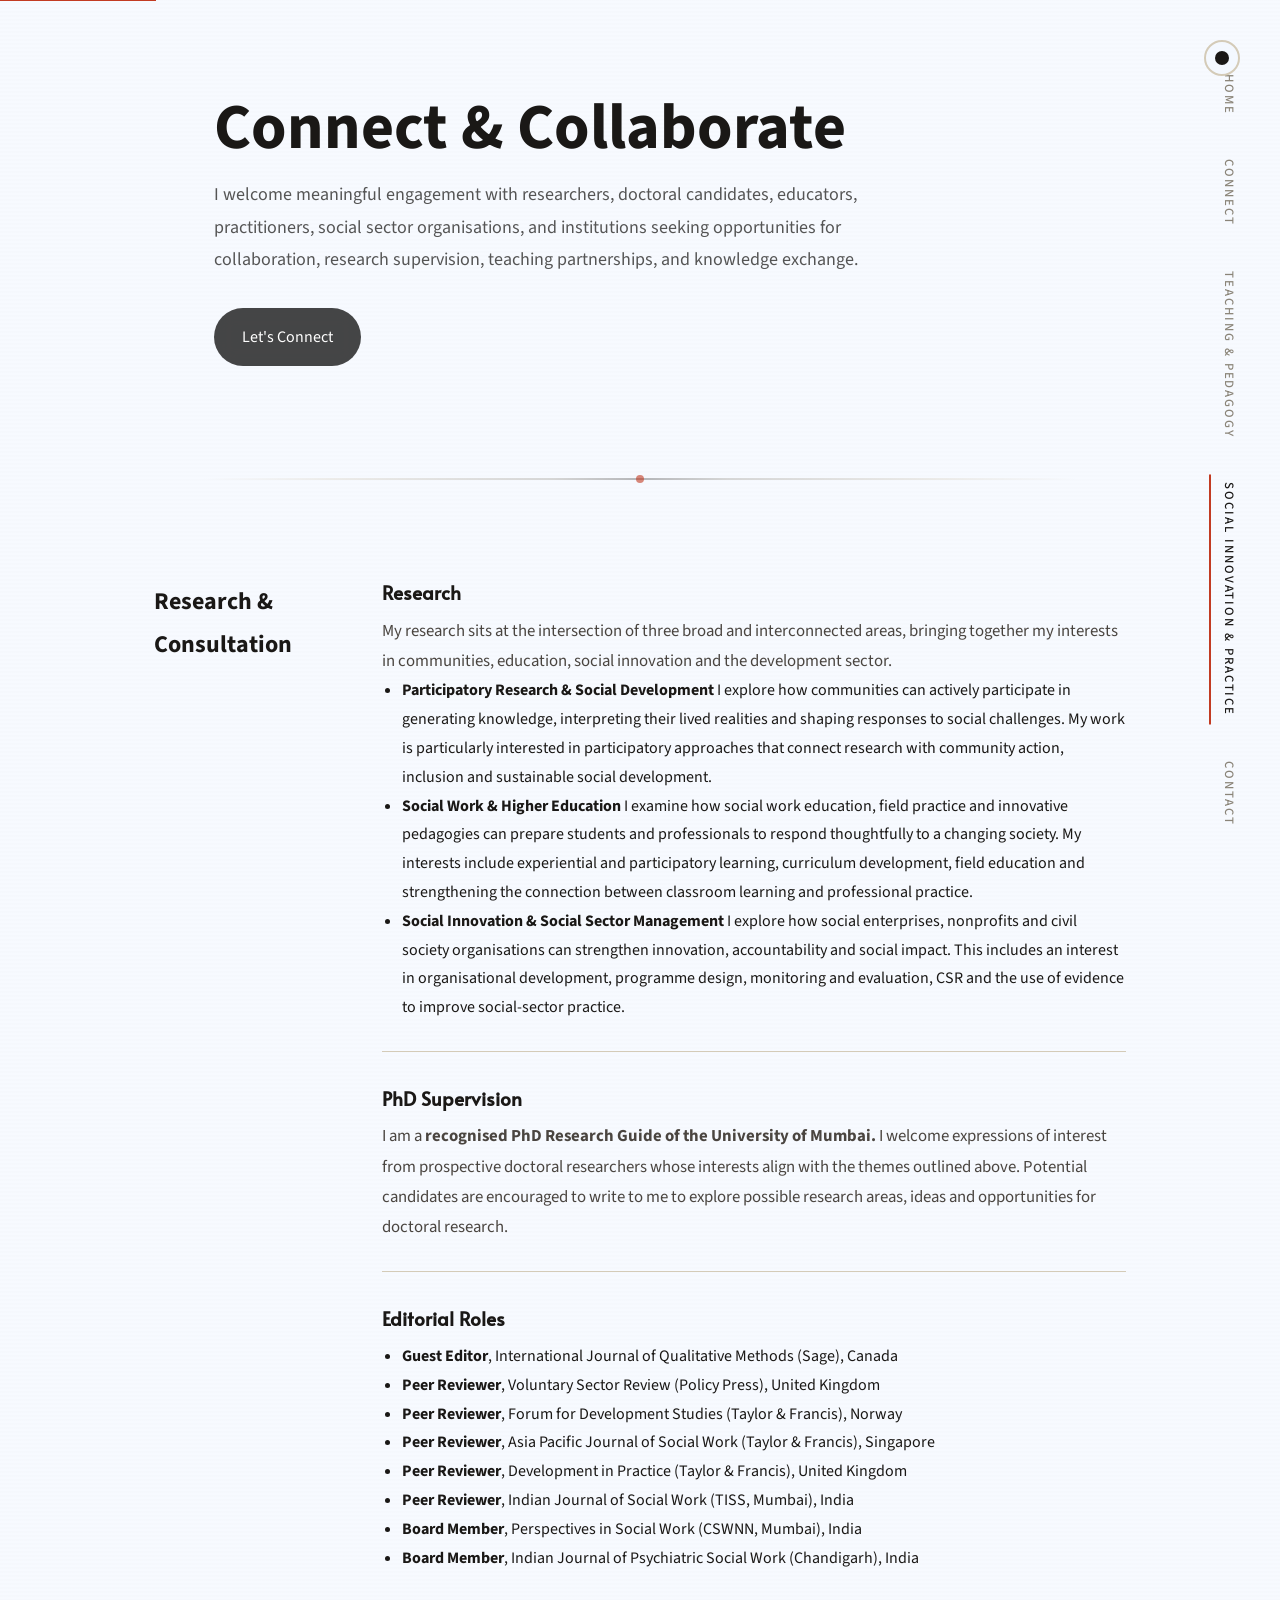
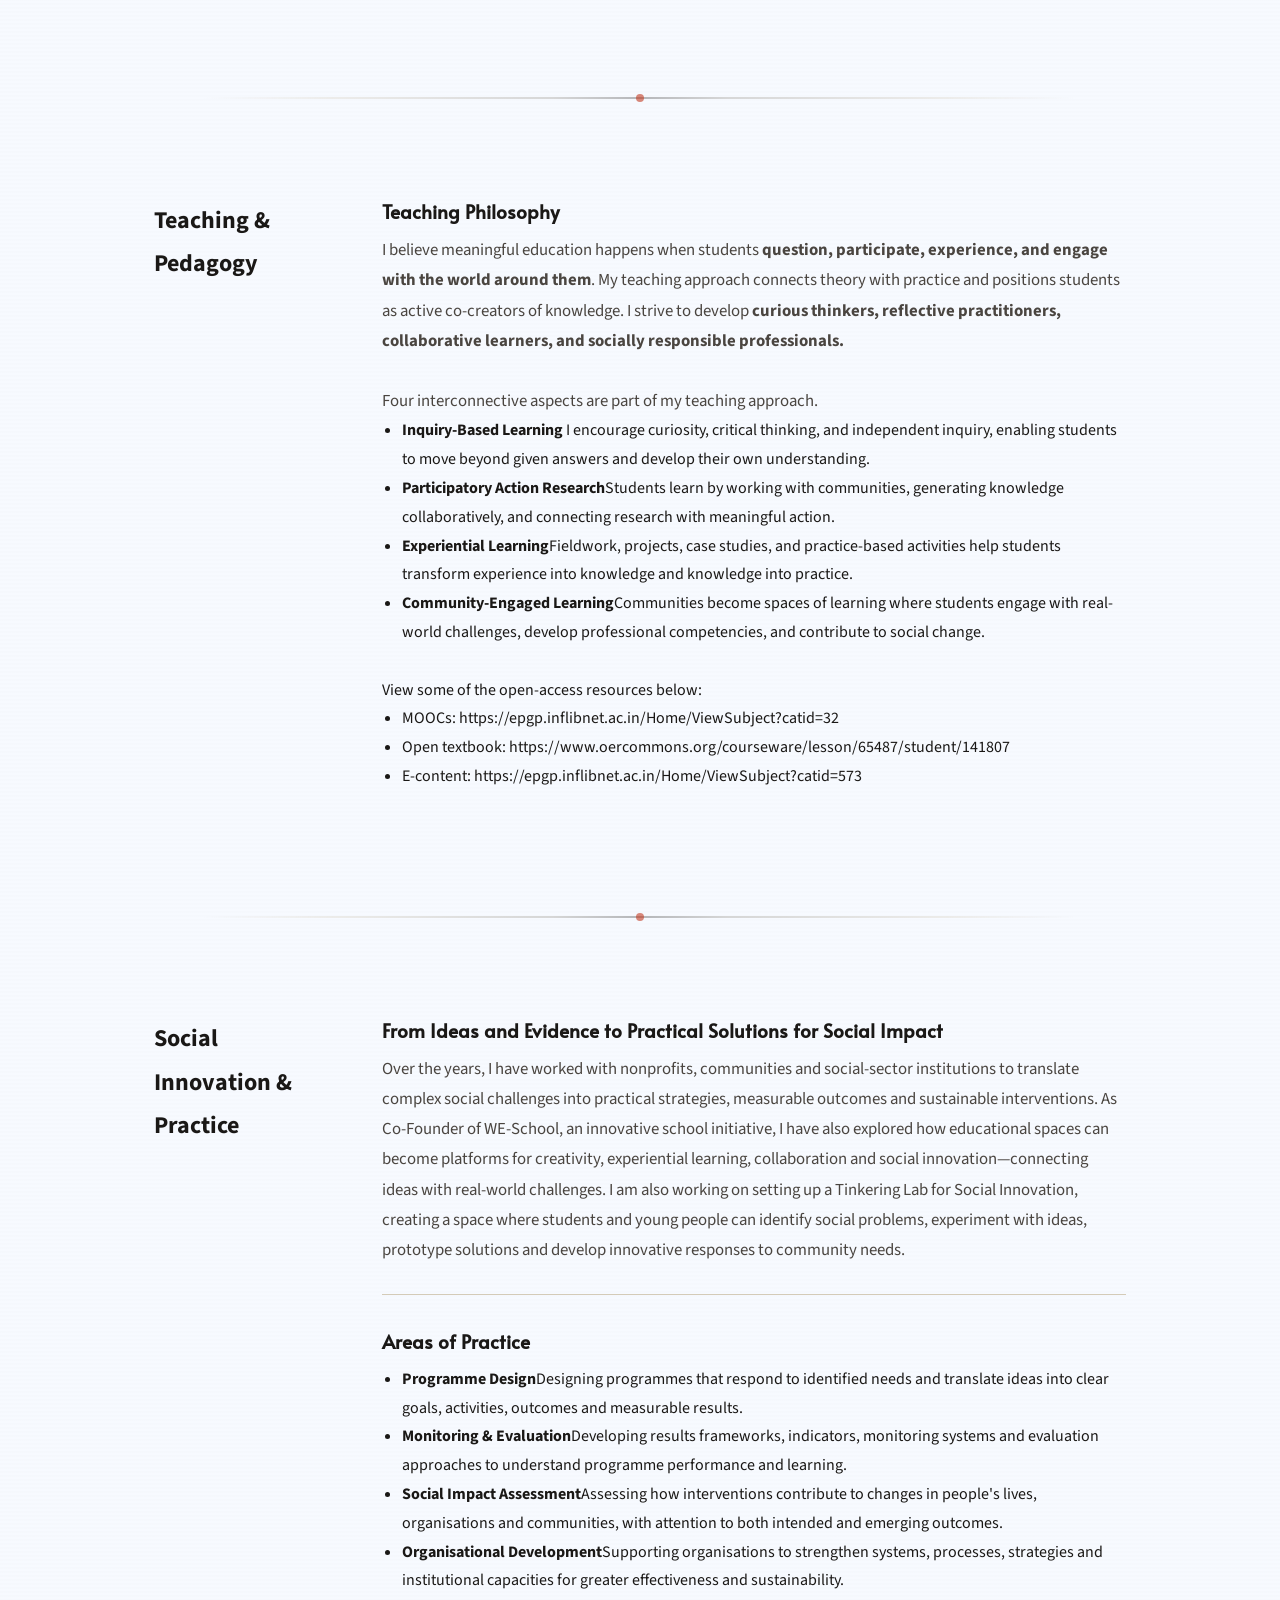
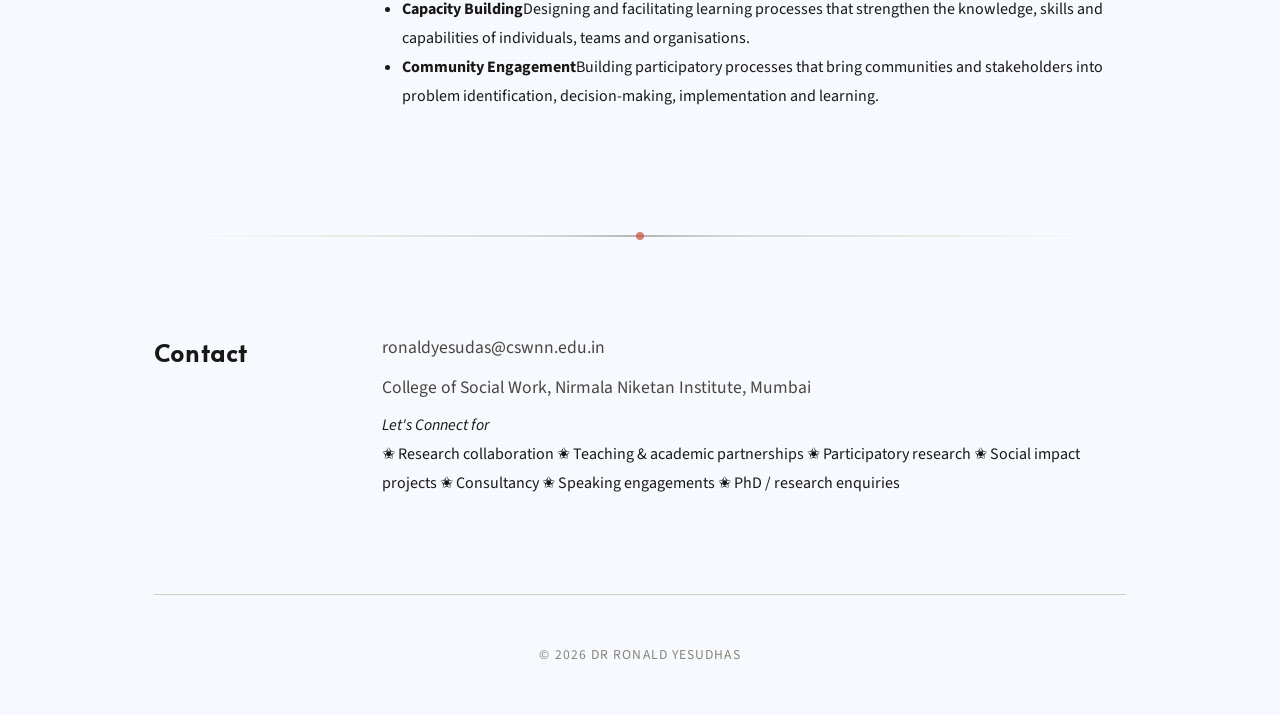
<file: connect.html>
<!DOCTYPE html>
<html lang="en" data-theme="light">
<head>
    <meta charset="UTF-8">
    <meta name="viewport" content="width=device-width, initial-scale=1.0">
    <meta name="description"
          content="Academic homepage of >Ronald Yesudhas">
    <meta property="og:title" content=">Ronald Yesudhas | Academic Homepage">
    <meta property="og:description" content="">
    <title>Ronald Yesudhas | Academic Homepage</title>
    <link rel="preconnect" href="https://fonts.googleapis.com">
    <link rel="preconnect" href="https://fonts.gstatic.com" crossorigin>
    <link href="https://fonts.googleapis.com/css2?family=Noto+Serif+SC:wght@300;400;600;700&family=Playfair+Display:ital,wght@0,400;0,500;0,600;0,700;1,400;1,500&family=Source+Sans+3:wght@300;400;500;600&display=swap"
          rel="stylesheet">
    <link rel="stylesheet" href="style.css">
    <style>
        @import url('https://fonts.googleapis.com/css2?family=Alata&family=Italianno&display=swap');
    </style>
</head>
<body>
<a href="#home" class="skip-link">Skip to main content</a>

<!-- Vertical TOC -->
<nav class="vertical-toc" aria-label="Table of Contents">
    <a href="#home" class="toc-link active" data-section="home">Home</a>
    <a href="#about" class="toc-link" data-section="about">Connect</a>
    <a href="#teaching-and-pedagogy" class="toc-link" data-section="teaching-and-pedagogy">Teaching & Pedagogy</a>
    <a href="#innovation-and-practice" class="toc-link" data-section="innovation-and-practice">Social Innovation & Practice</a>
    <a href="#contact" class="toc-link" data-section="contact">Contact</a>
</nav>

<!-- Theme Toggle -->
<button type="button" class="theme-toggle" id="themeToggle" aria-label="Toggle theme">
    <span class="toggle-dot"></span>
</button>

<main role="main" class="scroll-content">

    <section class="connect-hero">
        <div class="connect-content">
            <br>
            <h1>Connect & Collaborate</h1>

            <p class="lead">
                I welcome meaningful engagement with researchers,
                doctoral candidates, educators, practitioners,
                social sector organisations, and institutions seeking
                opportunities for collaboration, research supervision,
                teaching partnerships, and knowledge exchange.
            </p>

            <a href="#contact" class="cta-btn">Let's Connect</a>
        </div>
    </section>

    <!-- Hero -->
    <!--        <header id="home" class="hero">-->
    <!--            <div class="ink-wash" aria-hidden="true"></div>-->
    <!--            <div class="hero-inner">-->
    <!--                <div class="hero-photo">-->
    <!--                    <svg aria-hidden="true" viewBox="0 0 24 24" fill="none" stroke="currentColor" stroke-width="1.5">-->
    <!--                        <path d="M20 21v-2a4 4 0 0 0-4-4H8a4 4 0 0 0-4 4v2"/><circle cx="12" cy="7" r="4"/>-->
    <!--                    </svg>-->
    <!--                </div>-->
    <!--                <h1 class="hero-name" data-config="name">Your Name</h1>-->
    <!--                <p class="hero-role" data-config="role_university"></p>-->
    <!--                <div class="hero-bio">-->
    <!--                    <p>Connecting <em>academic scholarship</em> with social-sector practice, participatory research and <em>transformative education</em>.</p>-->
    <!--                </div>-->
    <!--                <div class="hero-links">-->
    <!--                    <a href="#">Google Scholar</a>-->
    <!--                    <span class="link-dot"></span>-->
    <!--                    <a href="#">ORCID</a>-->
    <!--                    <span class="link-dot"></span>-->
    <!--                    <a href="#">ResearchGate</a>-->
    <!--                    <span class="link-dot"></span>-->
    <!--                    <a href="#">SSRN</a>-->
    <!--                    <span class="link-dot"></span>-->
    <!--                    <a href="#">CV</a>-->
    <!--                </div>-->
    <!--                <div class="hero-motif" aria-hidden="true">-->

    <!--                    <svg width="336px" height="49px" version="1.1" xmlns="http://www.w3.org/2000/svg" xmlns:xlink="http://www.w3.org/1999/xlink" xml:space="preserve" xmlns:serif="http://www.serif.com/" style="fill-rule:evenodd;clip-rule:evenodd;stroke-linejoin:round;stroke-miterlimit:2;">-->
    <!--    <g transform="matrix(1,0,0,1,-81.043,-249.099)">-->
    <!--        <g>-->
    <!--            <path d="M367.195,281.073C367.191,281.098 366.972,281.088 366.548,281.044C366.108,280.99 365.486,280.914 364.676,280.815C363.029,280.622 360.623,280.197 357.496,279.854C351.263,279.024 342.202,278.099 330.977,277.61C319.754,277.132 306.35,277.283 291.562,278.62C284.168,279.287 276.44,280.332 268.479,281.688C266.493,282.052 264.483,282.386 262.468,282.783C260.457,283.197 258.429,283.615 256.386,284.035C254.349,284.479 252.308,284.977 250.247,285.45L248.7,285.81C248.246,285.936 247.907,286.062 247.646,286.347C247.099,286.851 246.967,287.787 247.263,288.536C247.56,289.3 248.238,289.729 249.039,289.621C249.478,289.599 249.724,289.455 249.975,289.202C250.196,288.945 250.338,288.591 250.319,288.248C250.304,287.878 250.194,287.658 249.86,287.224C249.579,286.832 249.252,286.471 248.901,286.132C248.197,285.454 247.38,284.881 246.512,284.39C243.002,282.421 238.879,281.725 234.971,280.744C227.104,278.915 219.431,277.528 212.081,276.5C208.408,275.967 204.808,275.59 201.312,275.211C197.808,274.915 194.407,274.603 191.109,274.443C187.815,274.211 184.625,274.164 181.563,274.051C178.498,274.034 175.556,273.952 172.748,274.027C161.513,274.165 152.441,274.974 146.194,275.66C143.065,275.973 140.647,276.314 139.001,276.51C138.19,276.599 137.567,276.668 137.126,276.716C136.702,276.754 136.483,276.762 136.479,276.737C136.475,276.712 136.686,276.655 137.102,276.568C137.538,276.486 138.154,276.369 138.956,276.218C140.589,275.928 142.998,275.495 146.123,275.094C152.363,274.232 161.45,273.262 172.728,272.991C175.547,272.883 178.501,272.932 181.58,272.92C184.657,273.003 187.862,273.023 191.173,273.229C194.488,273.364 197.907,273.653 201.431,273.928C204.947,274.286 208.568,274.645 212.263,275.162C219.657,276.159 227.379,277.525 235.294,279.345C237.272,279.829 239.258,280.251 241.278,280.798C243.29,281.36 245.319,282.051 247.228,283.12C248.179,283.656 249.097,284.294 249.912,285.077C250.318,285.469 250.703,285.892 251.038,286.358C251.2,286.589 251.38,286.804 251.542,287.158C251.696,287.486 251.766,287.848 251.78,288.205C251.808,288.925 251.539,289.632 251.066,290.176C250.606,290.718 249.816,291.061 249.186,291.078C248.537,291.18 247.789,291.02 247.191,290.65C246.587,290.278 246.129,289.703 245.898,289.074C245.414,287.843 245.593,286.302 246.613,285.306C247.084,284.793 247.786,284.53 248.35,284.387L249.905,284.026C251.977,283.552 254.029,283.053 256.077,282.609C258.131,282.189 260.169,281.773 262.191,281.359C264.217,280.964 266.237,280.632 268.234,280.271C276.238,278.927 284.007,277.906 291.44,277.273C306.304,276.003 319.768,275.96 331.025,276.573C342.285,277.196 351.354,278.282 357.575,279.287C360.696,279.718 363.092,280.234 364.724,280.522C365.524,280.683 366.139,280.807 366.573,280.895C366.988,280.988 367.199,281.048 367.195,281.073Z" style="fill-rule:nonzero;"/>-->
    <!--            <g>-->
    <!--                <path d="M330.203,277.033C330.182,276.957 331.486,276.638 333.863,275.847C335.04,275.431 336.499,274.887 338.022,273.927C338.779,273.446 339.545,272.851 340.236,272.099C340.937,271.357 341.523,270.431 342.097,269.407C342.675,268.386 343.241,267.256 344.033,266.157C344.833,265.061 345.884,264.065 347.111,263.253C349.568,261.597 352.593,260.61 355.743,259.567C362.086,257.496 369.441,255.62 377.654,254.381L378.363,254.274L378.336,254.995C378.186,259.063 376.418,263.285 373.153,266.341C371.523,267.862 369.596,269.036 367.627,270.094C365.656,271.144 363.634,272.156 361.54,273.128C357.363,275.072 352.873,276.79 348.048,277.801C343.237,278.774 338.001,278.922 332.983,277.431L329.703,276.456L333.101,276.019C339.506,275.195 346.194,274.096 352.732,272.036C356.331,270.909 359.793,269.5 363.062,267.802C366.324,266.108 369.416,264.155 372.054,261.794C373.379,260.624 374.557,259.319 375.502,257.9C375.759,257.556 375.959,257.184 376.158,256.812L376.463,256.259C376.457,256.241 376.46,256.375 376.487,256.381C376.501,256.402 376.536,256.424 376.596,256.413C376.609,256.412 376.618,256.406 376.623,256.405C376.627,256.399 376.541,256.449 376.505,256.469L376.216,256.629L375.062,257.268C371.984,258.962 368.96,260.627 365.996,262.258C354.107,268.713 342.776,274.147 332.195,277.017L332.074,275.892C335.693,276.099 339.063,274.712 341.996,273.156C344.942,271.559 347.623,269.773 350.189,268.217C355.295,265.052 359.793,262.422 363.615,260.525C367.425,258.605 370.534,257.398 372.668,256.669C373.734,256.299 374.562,256.06 375.123,255.912C375.682,255.76 375.973,255.696 375.981,255.724C376.004,255.798 374.871,256.157 372.784,256.986C370.698,257.813 367.652,259.105 363.911,261.1C360.157,263.071 355.732,265.764 350.677,268.996C348.132,270.588 345.494,272.397 342.49,274.071C339.507,275.692 335.979,277.222 332.012,277.038L328.471,276.874L331.89,275.913C342.294,272.989 353.505,267.533 365.335,261.046C368.29,259.406 371.305,257.732 374.373,256.03L375.525,255.387L375.814,255.226L375.987,255.133C376.091,255.08 376.205,255.041 376.326,255.016C376.823,254.92 377.324,255.134 377.61,255.505C377.925,255.857 377.962,256.503 377.749,256.878L377.415,257.493C377.195,257.906 376.972,258.318 376.696,258.693C375.666,260.246 374.409,261.636 373.021,262.868C370.254,265.353 367.074,267.36 363.734,269.1C360.392,270.84 356.843,272.287 353.172,273.436C346.503,275.536 339.73,276.639 333.283,277.457L333.401,276.045C338.132,277.459 343.112,277.344 347.77,276.419C352.44,275.456 356.845,273.796 360.974,271.897C363.04,270.95 365.058,269.953 367.005,268.929C368.94,267.904 370.77,266.794 372.281,265.401C375.3,262.617 376.978,258.703 377.144,254.947L377.826,255.561C369.675,256.724 362.36,258.51 356.035,260.485C352.876,261.482 349.91,262.415 347.567,263.944C346.393,264.695 345.405,265.601 344.64,266.608C343.877,267.624 343.295,268.723 342.686,269.748C342.082,270.774 341.44,271.741 340.674,272.514C339.92,273.294 339.098,273.896 338.296,274.373C336.684,275.323 335.18,275.82 333.972,276.187C332.757,276.542 331.814,276.751 331.178,276.883C330.542,277.013 330.21,277.062 330.203,277.033Z" style="fill-rule:nonzero;"/>-->
    <!--            </g>-->
    <!--            <g>-->
    <!--                <path d="M307.418,277.587C307.422,277.545 308.061,277.563 309.285,277.643C310.509,277.724 312.317,277.873 314.657,278.104C316.997,278.335 319.867,278.652 323.214,279.078C324.887,279.293 326.68,279.535 328.584,279.813C329.536,279.958 330.515,280.107 331.523,280.26C332.52,280.416 333.586,280.584 334.641,280.869C338.857,282.004 343.188,284.013 347.735,286.382C348.87,286.981 350.017,287.605 351.174,288.262C351.75,288.596 352.331,288.933 352.917,289.273L353.357,289.538L353.47,289.608L353.528,289.644C353.395,289.788 353.829,289.275 353.702,290.481C353.06,290.924 353.284,290.635 353.22,290.72L352.961,290.705L351.921,290.641C349.138,290.411 346.312,289.796 343.501,288.924C340.688,288.051 337.887,286.935 335.034,285.798C332.185,284.657 329.258,283.527 326.233,282.468C320.189,280.367 313.725,278.534 306.882,277.83L307.137,276.44C309.779,277.178 312.17,278.626 314.312,280.291C316.474,281.947 318.482,283.795 320.637,285.434C322.773,287.088 325.126,288.491 327.724,289.087C330.341,289.65 333.194,289.467 336.062,289.488C340.53,289.472 344.945,289.455 349.296,289.439C350.384,289.435 351.467,289.432 352.547,289.428L352.952,289.427L353.154,289.426L353.255,289.426L353.422,289.436C353.871,289.466 354.329,289.702 354.612,290.055C354.905,290.402 355.052,290.847 355.03,291.305C355.018,291.764 354.772,292.227 354.433,292.513C352.591,293.937 350.596,294.85 348.504,295.497C344.318,296.755 340.015,296.779 335.937,296.406C331.868,295.963 327.857,295.302 324.192,293.63C322.381,292.786 320.675,291.662 319.335,290.188C317.997,288.698 317.027,287.139 315.957,285.637C314.901,284.132 313.932,282.619 312.753,281.403C311.575,280.172 310.184,279.209 308.667,278.607C307.91,278.304 307.122,278.093 306.325,277.954C306.125,277.925 305.927,277.885 305.725,277.864L305.424,277.829L305.256,277.809C305.123,277.795 304.937,277.723 304.809,277.571C304.684,277.421 304.649,277.263 304.642,277.14C304.64,276.899 304.711,276.731 304.857,276.566C304.93,276.487 305.036,276.411 305.162,276.368C305.278,276.32 305.47,276.329 305.449,276.33L305.762,276.341L306.386,276.364C308.046,276.425 309.675,276.485 311.271,276.543C314.464,276.663 317.529,276.777 320.455,276.887C323.38,277 326.166,277.108 328.802,277.209C331.44,277.314 333.954,277.481 336.273,277.923C340.95,278.763 344.592,280.955 347.012,283.196C349.405,285.437 351.274,287.151 352.552,288.307C353.183,288.874 353.668,289.308 354.01,289.615C354.338,289.91 354.507,290.061 354.491,290.083C354.478,290.102 354.277,289.99 353.916,289.732C353.554,289.476 353.03,289.075 352.36,288.531C351.018,287.446 349.078,285.791 346.632,283.621C344.213,281.503 340.665,279.466 336.127,278.729C333.867,278.337 331.4,278.208 328.77,278.14C326.133,278.071 323.347,277.998 320.422,277.922C317.495,277.843 314.43,277.76 311.235,277.673C309.638,277.629 308.008,277.583 306.348,277.537L305.724,277.519L305.411,277.51C305.387,277.901 305.397,276.978 305.4,277.068C305.399,277.061 305.4,277.064 305.4,277.064C305.4,277.064 305.41,277.083 305.423,277.095C305.455,277.124 305.459,277.105 305.394,277.105C305.321,277.104 305.325,277.162 305.347,277.073C305.434,276.185 305.395,276.83 305.425,276.633L305.466,276.637L305.547,276.646L305.873,276.682C306.091,276.704 306.307,276.744 306.526,276.775C307.396,276.919 308.268,277.145 309.112,277.475C310.804,278.129 312.362,279.197 313.652,280.528C314.961,281.868 315.956,283.416 317.015,284.9C318.076,286.377 319.107,287.979 320.303,289.288C321.512,290.605 323.066,291.623 324.759,292.403C328.167,293.948 332.107,294.6 336.07,295.012C340.032,295.363 344.178,295.311 348.087,294.122C350.014,293.534 351.932,292.616 353.484,291.416C353.607,291.324 353.617,291.133 353.498,290.985C353.443,290.918 353.385,290.889 353.295,290.882L353.26,290.877L353.159,290.878L352.552,290.881C351.472,290.886 350.389,290.891 349.301,290.896C344.95,290.914 340.535,290.933 336.067,290.952C333.221,290.924 330.33,291.133 327.412,290.515C324.493,289.845 321.954,288.295 319.754,286.589C317.527,284.887 315.528,283.04 313.435,281.432C311.36,279.809 309.14,278.482 306.77,277.809L307.025,276.419C314.029,277.162 320.585,279.055 326.675,281.206C329.721,282.29 332.664,283.445 335.511,284.607C338.357,285.762 341.12,286.884 343.865,287.758C346.608,288.632 349.337,289.247 352.017,289.493L353.018,289.563L353.267,289.58C353.235,289.968 353.445,289.667 352.783,289.8C352.639,290.993 353.056,290.468 352.905,290.601L352.856,290.57L352.753,290.505L352.328,290.243C351.752,289.902 351.181,289.563 350.615,289.227C349.475,288.565 348.343,287.934 347.225,287.329C342.748,284.934 338.472,282.894 334.404,281.738C333.39,281.449 332.39,281.276 331.379,281.101C330.377,280.932 329.403,280.767 328.457,280.608C326.561,280.312 324.778,280.034 323.114,279.774C319.783,279.28 316.925,278.891 314.597,278.585C312.281,278.284 310.489,278.051 309.256,277.89C308.045,277.73 307.414,277.63 307.418,277.587Z" style="fill-rule:nonzero;"/>-->
    <!--            </g>-->
    <!--            <g>-->
    <!--                <path d="M322.356,258.641C322.377,258.656 322.25,258.857 321.976,259.239C321.849,259.439 321.65,259.653 321.405,259.902C321.175,260.168 320.861,260.424 320.5,260.713C319.768,261.27 318.773,261.855 317.516,262.337C316.263,262.827 314.765,263.22 313.083,263.612C311.405,264.011 309.526,264.395 307.587,265.097C305.649,265.796 303.703,266.952 301.69,268.316C299.67,269.675 297.586,271.279 295.158,272.723C293.932,273.419 292.642,274.126 291.186,274.579C289.742,275.045 288.17,275.308 286.551,275.246L285.275,275.197L286.222,274.323C290.745,270.149 296.333,266.125 302.942,262.904C309.537,259.683 317.152,257.264 325.392,256.292L326.048,256.215L326.15,256.874C326.308,257.9 326.021,258.941 325.547,259.775C325.069,260.618 324.437,261.313 323.765,261.936C323.084,262.564 322.358,263.056 321.648,263.615C320.899,264.108 320.173,264.651 319.381,265.09C316.275,266.965 312.841,268.336 309.316,269.493C305.782,270.633 302.143,271.564 298.495,272.561C294.843,273.546 291.214,274.696 287.592,276.061C284.215,277.317 280.907,278.679 277.795,279.952L277.194,278.621C280.853,276.816 284.448,275.005 287.335,272.438C290.24,269.965 292.004,266.285 295.087,263.674C298.086,261.067 301.476,259.291 304.742,257.566C308.041,255.874 311.421,254.427 314.91,253.588C318.395,252.742 321.987,252.61 325.364,253.424C325.803,253.547 326.287,253.726 326.71,254.089C327.139,254.452 327.403,254.974 327.512,255.456C327.74,256.445 327.558,257.296 327.417,258.131C327.053,259.804 326.291,261.337 325.302,262.613C323.323,265.193 320.746,266.959 318.221,268.391C315.681,269.802 313.151,270.963 310.675,271.907C305.725,273.805 301.016,274.83 296.875,275.356C292.735,275.885 289.185,276.196 286.33,276.729C283.468,277.223 281.319,277.903 279.895,278.439C278.467,278.971 277.759,279.354 277.726,279.29C277.715,279.269 277.883,279.159 278.226,278.965C278.565,278.764 279.083,278.489 279.789,278.18C281.193,277.554 283.35,276.778 286.227,276.196C291.937,274.872 300.597,274.947 310.315,270.981C312.737,270.024 315.214,268.851 317.685,267.445C320.122,266.034 322.572,264.297 324.364,261.91C325.265,260.729 325.921,259.355 326.231,257.887C326.357,257.154 326.483,256.364 326.318,255.749C326.171,255.123 325.779,254.826 325.037,254.629C321.954,253.913 318.536,254.034 315.22,254.866C311.886,255.687 308.607,257.104 305.372,258.782C302.152,260.496 298.822,262.275 296.023,264.732C294.617,265.953 293.454,267.409 292.28,268.975C291.118,270.53 289.846,272.157 288.296,273.515C285.218,276.257 281.503,278.116 277.843,279.93L277.242,278.599C280.353,277.323 283.674,275.954 287.082,274.686C290.73,273.31 294.438,272.137 298.11,271.151C301.779,270.153 305.396,269.233 308.872,268.119C312.337,266.99 315.673,265.664 318.656,263.874C319.419,263.455 320.112,262.938 320.831,262.47C321.501,261.945 322.226,261.454 322.824,260.903C324.028,259.822 325.002,258.426 324.79,257.077L325.548,257.658C317.472,258.576 309.986,260.905 303.484,264.023C296.969,267.14 291.439,271.046 286.941,275.105L286.612,274.183C289.575,274.343 292.324,273.258 294.678,271.892C297.051,270.524 299.156,268.955 301.223,267.612C303.283,266.264 305.31,265.105 307.345,264.417C309.372,263.73 311.273,263.39 312.956,263.035C314.641,262.688 316.123,262.345 317.361,261.912C318.601,261.486 319.582,260.964 320.32,260.464C321.779,259.428 322.284,258.579 322.356,258.641Z" style="fill-rule:nonzero;"/>-->
    <!--            </g>-->
    <!--            <path d="M308.59,293.201C308.571,293.191 308.71,292.971 309.147,293.012C309.571,293.088 310.063,293.591 310.128,294.382C310.171,294.756 310,295.332 309.502,295.59C309.061,295.856 308.44,295.874 307.912,295.66C307.382,295.446 306.896,295.056 306.554,294.5C306.198,293.942 306.102,293.171 306.27,292.471C306.451,291.772 306.844,291.094 307.5,290.596C307.832,290.355 308.24,290.161 308.709,290.113C309.178,290.055 309.685,290.193 310.08,290.447C310.894,290.976 311.308,291.856 311.481,292.728C311.652,293.614 311.584,294.573 311.218,295.473C310.852,296.365 310.171,297.222 309.158,297.661C308.17,298.078 307.009,298.105 305.967,297.61C305.447,297.365 304.973,296.972 304.642,296.443C304.303,295.91 304.169,295.283 304.194,294.681C304.214,294.075 304.396,293.477 304.741,292.946C305.074,292.412 305.64,291.964 306.303,291.771L305.958,292.93C304.156,290.93 302.001,289.022 299.561,287.375C295.452,284.616 290.974,282.884 286.767,282.084C282.549,281.281 278.609,281.293 275.315,281.253C272.02,281.212 269.379,281.389 267.569,281.679C265.76,281.961 264.778,282.254 264.741,282.146C264.71,282.064 265.638,281.584 267.456,281.12C269.27,280.649 271.979,280.308 275.3,280.217C278.607,280.126 282.603,279.997 287.01,280.756C291.405,281.514 296.095,283.281 300.379,286.159C302.924,287.876 305.163,289.879 307.023,291.985L307.799,292.864L306.679,293.144C306.079,293.294 305.605,294.011 305.582,294.741C305.53,295.477 305.912,296.08 306.559,296.401C307.193,296.726 308.009,296.732 308.654,296.47C309.291,296.217 309.8,295.643 310.082,294.996C310.662,293.716 310.378,291.984 309.487,291.357C309.055,291.043 308.539,291.113 308.081,291.413C307.63,291.72 307.303,292.214 307.15,292.706C307.012,293.207 307.039,293.693 307.26,294.098C307.476,294.508 307.827,294.83 308.188,295.006C308.554,295.18 308.927,295.195 309.221,295.055C309.496,294.945 309.621,294.675 309.635,294.388C309.656,293.804 309.338,293.361 309.077,293.256C308.803,293.154 308.608,293.255 308.59,293.201Z" style="fill-rule:nonzero;"/>-->
    <!--            <g>-->
    <!--                <path d="M354.494,279.187C354.527,279.148 354.905,279.365 355.591,279.809C355.939,280.041 356.357,280.318 356.844,280.642C357.336,280.973 357.973,281.247 358.647,281.619C361.368,283.058 365.589,284.631 371.028,285.62C376.457,286.648 383.053,287.158 390.385,287.162C394.051,287.17 397.902,287.08 401.897,286.903C403.896,286.809 405.93,286.714 407.994,286.617C409.028,286.564 410.083,286.525 411.139,286.508C411.663,286.503 412.189,286.497 412.717,286.492L413.059,286.48C413.075,286.479 413.085,286.476 413.059,286.482C413,286.514 413.026,286.445 412.762,286.647C412.622,286.634 412.455,287.386 412.588,287.419C412.697,287.651 412.76,287.668 412.77,287.686C412.894,287.782 412.85,287.741 412.853,287.748L412.794,287.722L412.076,287.444C410.046,286.671 408.119,285.673 406.346,284.526C404.602,283.346 402.951,282.262 401.222,281.262C397.792,279.279 394.328,277.601 390.895,276.475C384.015,274.198 377.209,274.351 372.038,276.089C369.42,276.956 367.039,277.838 364.905,278.467C362.774,279.109 360.886,279.525 359.316,279.703C357.747,279.874 356.499,279.833 355.683,279.625C354.868,279.441 354.48,279.214 354.494,279.187C354.526,279.05 356.187,279.718 359.238,279.137C360.751,278.879 362.578,278.393 364.658,277.685C366.746,276.989 369.065,276.052 371.71,275.105C374.381,274.165 377.487,273.571 380.827,273.555C384.166,273.532 387.734,274.06 391.309,275.188C394.887,276.324 398.43,278.012 401.942,280.018C403.688,281.015 405.452,282.164 407.136,283.299C408.839,284.394 410.662,285.336 412.603,286.075L413.367,286.372L413.49,286.427C413.551,286.464 413.568,286.45 413.743,286.589C413.766,286.617 413.842,286.646 413.957,286.893C414.103,286.939 413.924,287.712 413.774,287.708C413.484,287.932 413.476,287.868 413.386,287.91C413.295,287.929 413.24,287.934 413.19,287.939C413.011,287.953 412.88,287.954 412.741,287.956C412.213,287.961 411.687,287.966 411.163,287.971C410.122,287.986 409.095,288.022 408.063,288.073C405.995,288.162 403.957,288.25 401.955,288.337C397.946,288.495 394.069,288.557 390.375,288.511C382.987,288.433 376.317,287.811 370.826,286.635C365.327,285.5 361.06,283.739 358.371,282.116C357.705,281.698 357.081,281.38 356.605,281.004C356.141,280.63 355.745,280.31 355.413,280.042C354.777,279.518 354.462,279.225 354.494,279.187Z" style="fill-rule:nonzero;"/>-->
    <!--                <path d="M354.494,279.187C354.49,279.078 356.269,278.983 359.466,278.943C361.062,278.905 363.021,278.887 365.253,278.655C367.489,278.49 369.869,277.614 372.552,276.603C375.21,275.621 378.262,274.395 381.794,274.381C385.294,274.344 388.897,275.364 392.458,276.687C396.02,278.019 399.705,279.512 403.494,281.156C407.281,282.817 411.147,284.603 415.128,286.372C415.243,286.424 415.358,286.475 415.464,286.523L416.462,286.972L415.709,287.683C415.52,287.862 415.295,288.014 415.158,288.067C414.993,288.155 414.846,288.208 414.704,288.258C414.411,288.369 414.139,288.439 413.861,288.515C413.31,288.661 412.772,288.764 412.232,288.869C411.156,289.066 410.09,289.219 409.028,289.353C406.877,289.618 404.814,289.709 402.762,289.867C398.667,290.146 394.699,290.321 390.911,290.274C383.34,290.22 376.484,289.142 371.065,287.179C365.617,285.207 361.847,282.42 359.024,281.06C356.209,279.632 354.464,279.314 354.494,279.187C354.501,279.147 354.948,279.166 355.772,279.352C356.596,279.534 357.795,279.902 359.266,280.543C362.236,281.786 366.071,284.416 371.404,286.2C376.738,287.991 383.446,288.944 390.919,288.924C394.657,288.934 398.586,288.731 402.662,288.434C404.692,288.269 406.798,288.164 408.847,287.905C409.884,287.772 410.929,287.62 411.963,287.429C412.477,287.329 412.996,287.228 413.489,287.096C413.732,287.03 413.985,286.963 414.198,286.881C414.311,286.842 414.419,286.801 414.492,286.759C414.523,286.741 414.601,286.713 414.594,286.706C414.633,286.724 414.494,286.607 414.818,286.879L414.864,287.86C414.758,287.812 414.643,287.761 414.528,287.709C410.551,285.915 406.668,284.163 402.917,282.471C399.161,280.82 395.494,279.304 391.983,277.951C388.488,276.611 385.057,275.61 381.795,275.596C378.54,275.551 375.596,276.648 372.904,277.577C370.226,278.52 367.659,279.38 365.327,279.471C363.027,279.63 361.064,279.562 359.461,279.514C357.859,279.455 356.619,279.385 355.777,279.333C354.937,279.278 354.495,279.24 354.494,279.187Z" style="fill-rule:nonzero;"/>-->
    <!--                <path d="M357.097,279.544C357.116,279.437 358.609,279.604 361.304,279.919C364.039,280.243 367.928,280.704 372.717,281.271C382.393,282.391 395.696,283.932 410.39,285.633C410.882,285.689 411.373,285.745 411.827,285.797L411.438,287.191C404.904,284.319 398.151,282.866 392.031,281.844C385.888,280.853 380.299,280.356 375.609,280.023C370.917,279.702 367.115,279.571 364.49,279.476C361.865,279.385 360.411,279.333 360.41,279.231C360.409,279.134 361.856,278.995 364.491,278.914C367.125,278.835 370.942,278.81 375.665,279.001C380.386,279.204 386.018,279.595 392.236,280.521C398.435,281.481 405.289,282.895 412.051,285.86L416.48,287.802L411.662,287.253C411.207,287.201 410.716,287.145 410.223,287.089C395.503,285.398 382.195,283.699 372.582,282.298C367.776,281.595 363.892,280.982 361.219,280.483C358.544,279.995 357.08,279.637 357.097,279.544Z" style="fill-rule:nonzero;"/>-->
    <!--            </g>-->
    <!--            <g>-->
    <!--                <path d="M171.521,273.449C171.513,273.478 171.183,273.418 170.552,273.266C169.921,273.113 168.985,272.873 167.782,272.477C166.586,272.07 165.1,271.523 163.52,270.52C162.735,270.017 161.933,269.388 161.206,268.583C160.466,267.785 159.856,266.797 159.287,265.751C158.713,264.707 158.168,263.589 157.439,262.548C156.708,261.517 155.751,260.578 154.602,259.789C152.311,258.183 149.378,257.152 146.254,256.05C139.998,253.866 132.747,251.838 124.639,250.404L125.341,249.813C125.383,253.572 126.929,257.539 129.854,260.423C131.318,261.866 133.11,263.036 135.01,264.125C136.922,265.213 138.905,266.276 140.939,267.292C145.003,269.327 149.35,271.133 153.986,272.251C158.61,273.331 163.584,273.611 168.359,272.355L168.43,273.77C162.014,272.738 155.281,271.411 148.686,269.09C145.055,267.819 141.556,266.255 138.274,264.405C134.993,262.555 131.882,260.443 129.199,257.867C127.853,256.589 126.643,255.159 125.665,253.572C125.402,253.188 125.192,252.769 124.986,252.349L124.672,251.723C124.471,251.341 124.531,250.697 124.857,250.356C125.155,249.995 125.663,249.797 126.157,249.91C126.277,249.939 126.39,249.981 126.492,250.038L126.662,250.137L126.945,250.308L128.075,250.989C131.085,252.793 134.042,254.566 136.941,256.303C148.549,263.18 159.572,269.007 169.873,272.275L173.258,273.349L169.714,273.395C165.743,273.447 162.268,271.8 159.34,270.081C156.393,268.308 153.817,266.412 151.326,264.737C146.381,261.339 142.048,258.5 138.362,256.405C134.689,254.287 131.688,252.894 129.631,251.998C127.573,251.1 126.452,250.704 126.478,250.63C126.487,250.603 126.776,250.676 127.33,250.847C127.886,251.013 128.705,251.28 129.758,251.686C131.866,252.485 134.933,253.795 138.677,255.841C142.434,257.863 146.842,260.643 151.84,263.975C154.353,265.616 156.973,267.49 159.864,269.184C162.744,270.837 166.065,272.336 169.69,272.249L169.531,273.369C159.052,270.149 147.908,264.341 136.24,257.493C133.332,255.764 130.364,253.999 127.345,252.204L126.213,251.526L125.929,251.356L125.858,251.314L125.823,251.293C125.796,251.326 125.837,251.235 125.838,251.242L125.844,251.233C125.861,251.2 125.867,251.182 125.87,251.169C125.859,251.14 125.905,251.257 125.881,251.211C125.857,251.16 125.71,251.212 125.978,251.148L126.264,251.711C126.45,252.089 126.638,252.467 126.883,252.82C127.781,254.27 128.915,255.613 130.2,256.826C132.757,259.274 135.783,261.329 138.987,263.13C142.197,264.935 145.61,266.459 149.17,267.705C155.635,269.981 162.284,271.302 168.657,272.339L172.039,272.889L168.728,273.754C163.663,275.077 158.435,274.756 153.659,273.623C148.87,272.452 144.441,270.585 140.33,268.503C138.27,267.462 136.282,266.383 134.347,265.268C132.414,264.145 130.528,262.907 128.949,261.333C125.787,258.171 124.161,253.892 124.146,249.821L124.143,249.099L124.848,249.23C133.015,250.742 140.303,252.862 146.574,255.143C149.688,256.29 152.678,257.377 155.079,259.114C156.278,259.967 157.295,260.997 158.058,262.119C158.813,263.243 159.341,264.392 159.885,265.431C160.425,266.474 160.98,267.418 161.655,268.184C162.321,268.959 163.066,269.579 163.807,270.085C165.297,271.095 166.737,271.687 167.899,272.142C170.252,273.013 171.544,273.374 171.521,273.449Z" style="fill-rule:nonzero;"/>-->
    <!--            </g>-->
    <!--            <g>-->
    <!--                <path d="M193.533,274.087C193.538,274.142 192.653,274.264 190.97,274.5C189.287,274.735 186.806,275.081 183.618,275.576C180.43,276.071 176.535,276.711 172.019,277.501C170.89,277.701 169.723,277.907 168.517,278.12C167.294,278.317 166.121,278.58 164.887,278.97C162.439,279.733 159.923,280.814 157.338,282.056C154.753,283.302 152.096,284.726 149.384,286.302C148.709,286.696 148.022,287.103 147.355,287.519L147.297,287.556L147.273,287.571C147.762,287.879 147.178,286.012 146.907,286.534L147.043,286.524L147.336,286.501L147.925,286.456C148.318,286.423 148.711,286.357 149.107,286.309C150.687,286.071 152.275,285.662 153.871,285.152C157.064,284.133 160.291,282.71 163.823,281.689C165.611,281.185 167.371,280.801 169.169,280.324C170.961,279.855 172.771,279.361 174.586,278.808C178.241,277.745 181.824,276.337 185.609,274.922C187.519,274.242 189.544,273.713 191.598,273.406C191.821,273.371 192.039,273.316 192.385,273.269C192.426,273.269 192.426,273.255 192.599,273.269C194.016,274.665 192.363,274.665 192.804,274.634L192.683,274.691L192.517,274.771L192.186,274.93C191.739,275.13 191.303,275.363 190.876,275.621C190.01,276.109 189.176,276.683 188.352,277.283C185.048,279.685 182.007,282.676 178.3,285.06C176.457,286.247 174.344,287.206 172.08,287.61C169.83,287.993 167.593,287.917 165.404,287.918C160.999,287.899 156.645,287.881 152.355,287.862C151.282,287.857 150.214,287.852 149.149,287.847L147.555,287.839L147.157,287.837C147.018,287.834 146.875,287.839 146.865,287.841C146.782,287.851 146.728,287.891 146.672,287.955C146.563,288.112 146.574,288.287 146.7,288.381C147.06,288.633 147.496,288.961 147.91,289.216C148.767,289.731 149.652,290.203 150.589,290.555C154.321,292.036 158.407,292.309 162.316,292.107C166.228,291.854 170.123,291.283 173.633,290.089C175.38,289.473 177.028,288.664 178.428,287.576C179.139,287.048 179.754,286.413 180.321,285.765C180.868,285.103 181.338,284.352 181.82,283.585C182.303,282.819 182.804,282.032 183.421,281.309C184.047,280.608 184.643,279.988 185.268,279.348C186.506,278.084 187.773,276.879 189.115,275.784C189.787,275.237 190.48,274.72 191.222,274.26C191.595,274.031 191.979,273.817 192.401,273.636C192.615,273.547 192.83,273.464 193.098,273.407C193.167,273.393 193.234,273.38 193.331,273.373L193.417,273.37C193.443,273.372 193.482,273.364 193.616,273.398C194.677,274.543 193.088,274.665 193.497,274.56L193.411,274.565L193.104,274.573C191.467,274.614 189.86,274.655 188.285,274.695C185.135,274.772 182.112,274.846 179.226,274.917C176.342,274.986 173.595,275.053 170.995,275.115C168.404,275.189 165.974,275.333 163.75,275.745C159.286,276.523 155.814,278.578 153.439,280.674C151.025,282.818 149.112,284.445 147.788,285.515C147.126,286.05 146.61,286.445 146.252,286.698C145.896,286.952 145.698,287.061 145.685,287.043C145.669,287.021 145.835,286.872 146.159,286.581C146.496,286.278 146.974,285.85 147.596,285.291C148.855,284.151 150.702,282.461 153.056,280.252C155.432,278.034 158.99,275.825 163.595,274.941C165.878,274.478 168.357,274.294 170.961,274.184C173.561,274.088 176.309,273.987 179.194,273.881C182.079,273.78 185.101,273.674 188.25,273.564C189.825,273.51 191.431,273.455 193.068,273.399L193.375,273.389C193.379,273.122 193.416,273.723 193.411,273.794C193.408,273.918 193.467,273.941 193.429,274.025C193.406,274.121 193.411,274.229 193.404,274.336C193.407,274.429 193.416,274.594 193.41,274.549L193.339,274.562C193.205,274.591 193.031,274.654 192.866,274.726C192.529,274.874 192.187,275.066 191.851,275.276C191.178,275.699 190.523,276.195 189.883,276.724C188.603,277.785 187.371,278.971 186.164,280.222C185.568,280.841 184.944,281.501 184.387,282.133C183.851,282.77 183.385,283.503 182.91,284.269C182.434,285.034 181.943,285.837 181.327,286.595C180.695,287.331 180.016,288.031 179.237,288.619C177.701,289.825 175.924,290.703 174.08,291.363C172.23,292.018 170.304,292.462 168.355,292.804C166.406,293.136 164.417,293.392 162.39,293.506C158.355,293.725 154.088,293.474 150.056,291.891C149.047,291.513 148.081,291.004 147.143,290.442C146.667,290.147 146.258,289.847 145.764,289.489C145.428,289.214 145.182,288.767 145.15,288.316C145.119,287.867 145.245,287.425 145.517,287.074C145.784,286.723 146.211,286.461 146.657,286.406C146.91,286.379 147.032,286.388 147.158,286.387L147.555,286.388L149.149,286.393C150.214,286.397 151.282,286.4 152.355,286.404C156.645,286.42 160.998,286.436 165.404,286.452C167.612,286.454 169.779,286.518 171.827,286.167C173.854,285.802 175.753,284.955 177.514,283.827C181.044,281.571 184.086,278.601 187.501,276.121C188.356,275.502 189.23,274.903 190.158,274.382C190.614,274.11 191.083,273.86 191.572,273.642L191.933,273.47L192.113,273.384L192.158,273.363C192.171,273.343 192.167,273.295 192.297,273.625C192.402,273.925 192.545,273.947 192.487,274.061C192.47,274.114 192.523,274.682 192.523,274.682L191.803,274.808C189.822,275.1 187.923,275.589 186.067,276.241C182.364,277.611 178.652,279.05 174.967,280.1C173.128,280.65 171.3,281.139 169.491,281.601C167.691,282.068 165.864,282.459 164.168,282.927C160.74,283.892 157.511,285.287 154.229,286.309C152.589,286.82 150.932,287.233 149.271,287.469C148.854,287.516 148.441,287.582 148.026,287.613L147.404,287.656L147.094,287.677L146.933,287.687C146.682,288.195 146.119,286.314 146.629,286.607L146.669,286.582L146.738,286.539C147.438,286.111 148.125,285.713 148.814,285.32C151.566,283.756 154.259,282.348 156.888,281.118C159.519,279.892 162.081,278.826 164.612,278.076C165.864,277.696 167.166,277.427 168.365,277.254C169.575,277.06 170.747,276.872 171.88,276.691C176.413,275.977 180.328,275.419 183.533,275.01C186.739,274.601 189.236,274.345 190.932,274.205C191.78,274.134 192.428,274.093 192.864,274.076C193.306,274.059 193.531,274.062 193.533,274.087Z" style="fill-rule:nonzero;"/>-->
    <!--            </g>-->
    <!--            <g>-->
    <!--                <path d="M173.767,258.189C173.836,258.125 174.376,258.952 175.878,259.928C176.636,260.397 177.638,260.878 178.895,261.251C180.15,261.632 181.645,261.913 183.343,262.188C185.039,262.472 186.953,262.732 189.007,263.334C191.069,263.936 193.142,265.009 195.257,266.27C197.379,267.525 199.547,269.005 201.976,270.272C204.385,271.538 207.178,272.508 210.131,272.223L209.841,273.158C205.177,269.291 199.489,265.621 192.849,262.779C186.222,259.936 178.646,257.923 170.538,257.344L171.271,256.732C171.116,258.088 172.147,259.442 173.396,260.472C174.017,260.997 174.762,261.458 175.453,261.954C176.191,262.392 176.905,262.88 177.685,263.266C180.74,264.929 184.129,266.113 187.638,267.097C191.158,268.064 194.81,268.832 198.518,269.676C202.229,270.507 205.982,271.523 209.685,272.745C213.143,273.869 216.519,275.098 219.68,276.243L219.135,277.598C215.403,275.939 211.612,274.238 208.422,271.627C206.817,270.335 205.477,268.763 204.251,267.258C203.012,265.742 201.789,264.336 200.333,263.175C197.434,260.838 194.032,259.2 190.743,257.622C187.441,256.081 184.105,254.803 180.74,254.122C177.392,253.429 173.972,253.452 170.922,254.297C170.189,254.525 169.81,254.838 169.689,255.469C169.55,256.091 169.709,256.875 169.866,257.602C170.237,259.056 170.95,260.401 171.9,261.543C173.791,263.853 176.312,265.486 178.806,266.793C181.334,268.094 183.858,269.162 186.318,270.017C196.193,273.573 204.843,273.134 210.603,274.218C213.502,274.679 215.69,275.364 217.119,275.931C217.837,276.211 218.366,276.463 218.713,276.65C219.063,276.83 219.236,276.932 219.226,276.954C219.196,277.02 218.473,276.666 217.023,276.195C215.578,275.719 213.402,275.129 210.522,274.756C207.647,274.344 204.086,274.182 199.928,273.826C195.768,273.474 191.02,272.648 185.995,270.959C183.481,270.12 180.905,269.066 178.308,267.762C175.724,266.437 173.076,264.78 170.991,262.286C169.949,261.052 169.123,259.552 168.69,257.896C168.514,257.067 168.297,256.225 168.483,255.227C168.572,254.741 168.814,254.208 169.227,253.827C169.634,253.447 170.11,253.247 170.543,253.107C173.883,252.152 177.477,252.134 180.994,252.833C184.515,253.525 187.952,254.828 191.32,256.381C194.655,257.967 198.117,259.6 201.222,262.079C204.412,264.558 206.329,268.161 209.335,270.51C212.327,272.954 215.995,274.612 219.726,276.263L219.181,277.618C216.019,276.476 212.656,275.255 209.23,274.141C205.554,272.929 201.881,271.932 198.19,271.101C194.503,270.258 190.829,269.48 187.25,268.489C183.68,267.48 180.191,266.255 177.009,264.511C176.2,264.105 175.451,263.593 174.682,263.132C173.949,262.603 173.203,262.141 172.496,261.543C171.798,260.949 171.137,260.281 170.625,259.459C170.116,258.646 169.786,257.617 169.901,256.586L169.975,255.924L170.634,255.974C178.908,256.6 186.617,258.697 193.341,261.639C200.079,264.58 205.831,268.366 210.525,272.347L211.507,273.18L210.234,273.282C208.619,273.412 207.037,273.215 205.575,272.809C204.102,272.417 202.782,271.765 201.529,271.121C199.043,269.78 196.894,268.264 194.818,266.992C192.749,265.713 190.756,264.639 188.791,264.023C186.825,263.403 184.932,263.097 183.238,262.769C181.542,262.448 180.029,262.117 178.756,261.681C177.481,261.253 176.462,260.71 175.707,260.184C175.334,259.911 175.01,259.668 174.769,259.412C174.514,259.173 174.306,258.968 174.171,258.773C173.882,258.4 173.746,258.205 173.767,258.189Z" style="fill-rule:nonzero;"/>-->
    <!--            </g>-->
    <!--            <path d="M191.592,291.233C191.573,291.287 191.378,291.186 191.102,291.287C190.841,291.392 190.523,291.835 190.544,292.419C190.558,292.706 190.682,292.976 190.958,293.086C191.252,293.225 191.625,293.211 191.991,293.037C192.353,292.86 192.704,292.539 192.92,292.129C193.141,291.724 193.168,291.238 193.03,290.737C192.877,290.245 192.55,289.751 192.099,289.444C191.642,289.145 191.125,289.075 190.693,289.388C189.802,290.015 189.518,291.747 190.098,293.027C190.381,293.673 190.889,294.248 191.526,294.501C192.17,294.763 192.987,294.758 193.621,294.432C194.268,294.111 194.65,293.508 194.598,292.772C194.575,292.042 194.101,291.325 193.501,291.175L192.381,290.895L193.157,290.016C195.017,287.909 197.257,285.907 199.801,284.19C204.085,281.312 208.775,279.545 213.17,278.787C217.577,278.029 221.573,278.157 224.88,278.248C228.2,278.339 230.91,278.68 232.724,279.151C234.543,279.615 235.471,280.095 235.439,280.177C235.402,280.285 234.42,279.992 232.611,279.71C230.802,279.42 228.161,279.243 224.865,279.284C221.572,279.323 217.631,279.312 213.413,280.115C209.205,280.914 204.728,282.647 200.619,285.406C198.179,287.053 196.024,288.96 194.222,290.961L193.878,289.802C194.541,289.995 195.108,290.443 195.44,290.977C195.785,291.509 195.967,292.107 195.987,292.713C196.012,293.316 195.878,293.942 195.539,294.475C195.208,295.004 194.735,295.396 194.214,295.642C193.172,296.137 192.01,296.11 191.022,295.693C190.009,295.254 189.328,294.397 188.962,293.505C188.596,292.605 188.528,291.646 188.699,290.759C188.872,289.886 189.286,289.006 190.1,288.478C190.496,288.225 191.003,288.086 191.471,288.144C191.94,288.192 192.349,288.387 192.68,288.628C193.337,289.126 193.729,289.804 193.91,290.503C194.079,291.203 193.983,291.974 193.627,292.532C193.286,293.088 192.8,293.478 192.269,293.692C191.741,293.906 191.119,293.888 190.679,293.622C190.18,293.364 190.01,292.788 190.053,292.414C190.118,291.624 190.609,291.12 191.034,291.044C191.472,291.004 191.611,291.224 191.592,291.233Z" style="fill-rule:nonzero;"/>-->
    <!--            <g>-->
    <!--                <path d="M143.028,276.053C143.061,276.092 142.745,276.384 142.109,276.911C141.778,277.178 141.381,277.498 140.918,277.873C140.442,278.249 139.819,278.567 139.152,278.985C136.463,280.609 132.196,282.369 126.697,283.504C121.206,284.68 114.536,285.302 107.148,285.38C103.454,285.425 99.577,285.363 95.568,285.206C93.566,285.12 91.528,285.032 89.46,284.942C88.428,284.892 87.401,284.856 86.36,284.84C85.836,284.835 85.31,284.83 84.782,284.825C84.642,284.822 84.512,284.821 84.333,284.807C84.283,284.802 84.227,284.797 84.137,284.778C84.047,284.736 84.039,284.8 83.749,284.575C83.599,284.579 83.42,283.806 83.566,283.76C83.681,283.512 83.757,283.484 83.78,283.456C83.955,283.317 83.972,283.331 84.033,283.294L84.156,283.239L84.921,282.942C86.862,282.203 88.685,281.261 90.388,280.166C92.072,279.031 93.836,277.881 95.582,276.885C99.094,274.879 102.637,273.191 106.215,272.055C109.791,270.927 113.358,270.399 116.697,270.422C120.037,270.437 123.142,271.031 125.813,271.972C128.458,272.919 130.777,273.856 132.865,274.552C134.945,275.26 136.772,275.745 138.285,276.004C141.336,276.584 142.996,275.917 143.028,276.053C143.042,276.081 142.655,276.308 141.838,276.491C141.022,276.7 139.774,276.74 138.205,276.569C136.635,276.391 134.747,275.976 132.616,275.333C130.483,274.704 128.102,273.822 125.483,272.955C120.311,271.217 113.506,271.065 106.626,273.341C103.193,274.468 99.73,276.146 96.3,278.128C94.571,279.128 92.921,280.211 91.176,281.392C89.403,282.54 87.476,283.537 85.446,284.31L84.728,284.588L84.669,284.614C84.738,284.763 84.467,284.232 84.36,284.111C84.282,284.014 84.249,284.042 84.281,284.016C84.305,283.986 84.358,283.859 84.373,283.742C84.395,283.657 84.413,283.571 84.427,283.485C84.446,283.379 84.444,283.313 84.446,283.345L84.463,283.347L84.805,283.359C85.333,283.364 85.859,283.37 86.383,283.376C87.439,283.393 88.494,283.432 89.528,283.484C91.592,283.581 93.626,283.676 95.625,283.77C99.619,283.946 103.47,284.037 107.137,284.029C114.469,284.026 121.065,283.515 126.494,282.487C131.933,281.498 136.154,279.925 138.875,278.486C139.549,278.114 140.186,277.84 140.678,277.509C141.166,277.185 141.583,276.907 141.931,276.676C142.617,276.231 142.996,276.014 143.028,276.053Z" style="fill-rule:nonzero;"/>-->
    <!--                <path d="M143.028,276.053C143.027,276.106 142.585,276.144 141.744,276.199C140.903,276.251 139.663,276.321 138.06,276.38C136.457,276.429 134.493,276.497 132.194,276.337C129.861,276.246 127.295,275.386 124.617,274.443C121.925,273.514 118.982,272.417 115.726,272.462C112.464,272.477 109.033,273.478 105.538,274.817C102.027,276.169 98.359,277.686 94.604,279.337C90.853,281.029 86.97,282.781 82.993,284.575C82.878,284.627 82.763,284.679 82.657,284.726L82.902,283.566C82.885,283.538 83.104,283.686 83.323,283.747C83.535,283.829 83.789,283.896 84.032,283.962C84.525,284.094 85.045,284.194 85.558,284.295C86.592,284.486 87.637,284.639 88.674,284.771C90.723,285.03 92.829,285.135 94.86,285.3C98.936,285.597 102.866,285.8 106.603,285.79C114.077,285.81 120.784,284.858 126.118,283.066C131.451,281.282 135.285,278.652 138.256,277.409C139.727,276.767 140.926,276.399 141.75,276.218C142.574,276.032 143.021,276.013 143.028,276.053C143.058,276.18 141.314,276.499 138.498,277.925C135.675,279.286 131.905,282.072 126.457,284.044C121.038,286.007 114.182,287.086 106.611,287.14C102.823,287.187 98.855,287.012 94.76,286.733C92.708,286.576 90.645,286.484 88.494,286.219C87.432,286.086 86.367,285.933 85.29,285.735C84.751,285.63 84.212,285.527 83.661,285.381C83.383,285.306 83.112,285.236 82.818,285.125C82.675,285.075 82.529,285.021 82.364,284.934C82.226,284.881 82.002,284.729 81.813,284.55L81.06,283.838L82.058,283.389C82.164,283.341 82.279,283.29 82.393,283.238C86.375,281.469 90.24,279.683 94.027,278.022C97.816,276.378 101.501,274.885 105.064,273.553C108.624,272.23 112.227,271.21 115.728,271.247C119.26,271.261 122.311,272.487 124.97,273.469C127.653,274.48 130.033,275.356 132.269,275.521C134.501,275.753 136.46,275.771 138.056,275.809C141.253,275.849 143.032,275.943 143.028,276.053Z" style="fill-rule:nonzero;"/>-->
    <!--                <path d="M140.426,276.41C140.442,276.503 138.978,276.86 136.304,277.349C133.631,277.848 129.747,278.461 124.941,279.165C115.328,280.566 102.02,282.265 87.3,283.956C86.807,284.012 86.316,284.068 85.861,284.12L81.043,284.669L85.472,282.727C92.235,279.761 99.088,278.348 105.287,277.388C111.505,276.462 117.138,276.071 121.858,275.868C126.581,275.678 130.399,275.703 133.032,275.782C135.667,275.864 137.114,276.002 137.113,276.099C137.112,276.201 135.657,276.252 133.033,276.343C130.407,276.437 126.606,276.569 121.914,276.89C117.225,277.223 111.636,277.72 105.492,278.711C99.372,279.732 92.619,281.185 86.085,284.058L85.696,282.664C86.15,282.612 86.641,282.556 87.133,282.5C101.827,280.799 115.13,279.258 124.806,278.138C129.595,277.571 133.484,277.11 136.22,276.786C138.914,276.471 140.407,276.304 140.426,276.41Z" style="fill-rule:nonzero;"/>-->
    <!--            </g>-->
    <!--        </g>-->
    <!--    </g>-->
    <!--</svg>-->

    <!--                </div>-->
    <!--                <div class="hero-stats">-->
    <!--                    <div class="stat">-->
    <!--                        <span class="stat-number">13+</span>-->
    <!--                        <span class="stat-label">Academic Experience</span>-->
    <!--                    </div>-->
    <!--                    <div class="stat">-->
    <!--                        <span class="stat-number">₹3+ Cr</span>-->
    <!--                        <span class="stat-label">R&D Funding</span>-->
    <!--                    </div>-->
    <!--                    <div class="stat">-->
    <!--                        <span class="stat-number">4</span>-->
    <!--                        <span class="stat-label">Books</span>-->
    <!--                    </div>-->
    <!--                    <div class="stat">-->
    <!--                        <span class="stat-number">30+</span>-->
    <!--                        <span class="stat-label">Thesis Supervision</span>-->
    <!--                    </div>-->
    <!--                    <div class="stat">-->
    <!--                        <span class="stat-number">25+</span>-->
    <!--                        <span class="stat-label">Published Articles</span>-->
    <!--                    </div>-->
    <!--                    <div class="stat">-->
    <!--                        <span class="stat-number">15+</span>-->
    <!--                        <span class="stat-label">Projects</span>-->
    <!--                    </div>-->
    <!--                </div>-->
    <!--            </div>-->
    <!--        </header>-->

    <div class="ink-divider" aria-hidden="true"></div>

    <!-- About -->
    <section id="about">
        <div class="section-grid">
            <div class="section-side">
                <h2>Research & Consultation</h2>
            </div>
            <div class="section-main">
                <div class="project-entry">
                    <h3>Research</h3>
                    <p>
                        My research sits at the intersection of three broad and interconnected areas, bringing together
                        my interests in communities, education, social innovation and the development sector.
                    <ul>
                        <li>
                            <strong>Participatory Research & Social Development</strong>
                            I explore how communities can actively participate in generating knowledge, interpreting
                            their lived realities and shaping responses to social challenges. My work is particularly
                            interested in participatory approaches that connect research with community action,
                            inclusion and sustainable social development.
                        </li>
                        <li>
                            <strong>Social Work & Higher Education</strong>
                            I examine how social work education, field practice and innovative pedagogies can prepare
                            students and professionals to respond thoughtfully to a changing society. My interests
                            include experiential and participatory learning, curriculum development, field education and
                            strengthening the connection between classroom learning and professional practice.
                        </li>
                        <li>
                            <strong>Social Innovation & Social Sector Management</strong>
                            I explore how social enterprises, nonprofits and civil society organisations can strengthen
                            innovation, accountability and social impact. This includes an interest in organisational
                            development, programme design, monitoring and evaluation, CSR and the use of evidence to
                            improve social-sector practice.
                        </li>
                    </ul>
                    </p>
                </div>
                <div class="project-entry">
                    <h3>PhD Supervision</h3>
                    <p>I am a <strong>recognised PhD Research Guide of the University of Mumbai.</strong> I welcome
                        expressions of interest from prospective doctoral researchers whose interests align with the
                        themes outlined above. Potential candidates are encouraged to write to me to explore possible
                        research areas, ideas and opportunities for doctoral research.</p>
                </div>
                <div class="project-entry">
                    <h3>Editorial Roles</h3>
                    <p>
                    <ul>
                        <li><strong>Guest Editor</strong>, International Journal of Qualitative Methods (Sage), Canada
                        </li>
                        <li><strong>Peer Reviewer</strong>, Voluntary Sector Review (Policy Press), United Kingdom</li>
                        <li><strong>Peer Reviewer</strong>, Forum for Development Studies (Taylor & Francis), Norway
                        </li>
                        <li><strong>Peer Reviewer</strong>, Asia Pacific Journal of Social Work (Taylor & Francis),
                            Singapore
                        </li>
                        <li><strong>Peer Reviewer</strong>, Development in Practice (Taylor & Francis), United Kingdom
                        </li>
                        <li><strong>Peer Reviewer</strong>, Indian Journal of Social Work (TISS, Mumbai), India</li>
                        <li><strong>Board Member</strong>, Perspectives in Social Work (CSWNN, Mumbai), India</li>
                        <li><strong>Board Member</strong>, Indian Journal of Psychiatric Social Work (Chandigarh), India
                        </li>
                    </ul>
                    </p>
                </div>
            </div>
        </div>
    </section>

    <div class="ink-divider" aria-hidden="true"></div>

    <!-- Projects -->
    <section id="teaching-and-pedagogy">
        <div class="section-grid">
            <div class="section-side">
                <h2>Teaching & Pedagogy</h2>
            </div>
            <div class="section-main">
                <div class="project-entry">
                    <h3>Teaching Philosophy</h3>
                    <p>
                        I believe meaningful education happens when students <strong>question, participate, experience,
                        and engage with the world around them</strong>. My teaching approach connects theory with
                        practice and positions students as active co-creators of knowledge. I strive to develop <strong>curious
                        thinkers, reflective practitioners, collaborative learners, and socially responsible
                        professionals.</strong>
                        <br/>
                        <br/>
                        Four interconnective aspects are part of my teaching approach.
                    <ul>
                        <li><strong>Inquiry-Based Learning </strong>I encourage curiosity, critical thinking, and
                            independent inquiry, enabling students to move beyond given answers and develop their own
                            understanding.
                        </li>
                        <li><strong>Participatory Action Research</strong>Students learn by working with communities,
                            generating knowledge collaboratively, and connecting research with meaningful action.
                        </li>
                        <li><strong>Experiential Learning</strong>Fieldwork, projects, case studies, and practice-based
                            activities help students transform experience into knowledge and knowledge into practice.
                        </li>
                        <li><strong>Community-Engaged Learning</strong>Communities become spaces of learning where
                            students engage with real-world challenges, develop professional competencies, and
                            contribute to social change.
                        </li>
                    </ul>
                    <br/>
                    View some of the open-access resources below:
                    <ul>
                        <li>MOOCs: https://epgp.inflibnet.ac.in/Home/ViewSubject?catid=32</li>
                        <li>Open textbook: https://www.oercommons.org/courseware/lesson/65487/student/141807</li>
                        <li>E-content: https://epgp.inflibnet.ac.in/Home/ViewSubject?catid=573</li>
                    </ul>
                    </p>
                </div>
            </div>
        </div>
    </section>

    <div class="ink-divider" aria-hidden="true"></div>

    <!-- Projects -->
    <section id="innovation-and-practice">
        <div class="section-grid">
            <div class="section-side">
                <h2>Social Innovation & Practice</h2>
            </div>
            <div class="section-main">
                <div class="project-entry">
                    <h3>From Ideas and Evidence to Practical Solutions for Social Impact</h3>
                    <p>
                        Over the years, I have worked with nonprofits, communities and social-sector institutions to
                        translate complex social challenges into practical strategies, measurable outcomes and
                        sustainable interventions. As Co-Founder of WE-School, an innovative school initiative, I have
                        also explored how educational spaces can become platforms for creativity, experiential learning,
                        collaboration and social innovation—connecting ideas with real-world challenges. I am also
                        working on setting up a Tinkering Lab for Social Innovation, creating a space where students and
                        young people can identify social problems, experiment with ideas, prototype solutions and
                        develop innovative responses to community needs.
                    </p>
                </div>
                <div class="project-entry">
                    <h3>Areas of Practice</h3>
                    <p>
                    <ul>
                        <li><strong>Programme Design</strong>Designing programmes that respond to identified needs and translate ideas into clear goals, activities, outcomes and measurable results.</li>
                        <li><strong>Monitoring & Evaluation</strong>Developing results frameworks, indicators, monitoring systems and evaluation approaches to understand programme performance and learning.</li>
                        <li><strong>Social Impact Assessment</strong>Assessing how interventions contribute to changes in people's lives, organisations and communities, with attention to both intended and emerging outcomes.</li>
                        <li><strong>Organisational Development</strong>Supporting organisations to strengthen systems, processes, strategies and institutional capacities for greater effectiveness and sustainability.</li>
                        <li><strong>Capacity Building</strong>Designing and facilitating learning processes that strengthen the knowledge, skills and capabilities of individuals, teams and organisations.</li>
                        <li><strong>Community Engagement</strong>Building participatory processes that bring communities and stakeholders into problem identification, decision-making, implementation and learning.</li>
                    </ul>
                    </p>
                </div>
            </div>
        </div>
    </section>

    <div class="ink-divider" aria-hidden="true"></div>

    <!-- Contact -->
    <section id="contact">
        <div class="section-grid">
            <div class="section-side">
                <h2 class="section-heading">Contact</h2>
                <span class="section-label-cn"></span>
            </div>
            <div class="section-main">
                <p class="contact-line">ronaldyesudas@cswnn.edu.in</p>
                <p class="contact-line">College of Social Work, Nirmala Niketan Institute, Mumbai</p>
                <em>Let's Connect for</em>
                <p>
                    ✬ Research collaboration
                    ✬ Teaching & academic partnerships
                    ✬ Participatory research
                    ✬ Social impact projects
                    ✬ Consultancy
                    ✬ Speaking engagements
                    ✬ PhD / research enquiries
                </p>
            </div>
        </div>
    </section>

    <footer class="scroll-footer">
        <p>&copy; 2026 DR RONALD YESUDHAS</p>
    </footer>

</main>

<script src="config.js"></script>
<script src="script.js"></script>
</body>

<style>
    .connect-hero {
        max-width: 900px;
        margin: 0 auto 4rem;
        padding: 4rem 1.5rem 2rem;
    }

    .connect-content h1 {
        margin-bottom: 1rem;
        font-size: clamp(2.5rem, 5vw, 4rem);
        line-height: 1.1;
        font-weight: 700;
    }

    .connect-content .lead {
        max-width: 700px;
        font-size: 1.125rem;
        line-height: 1.8;
        color: #555;
        margin-bottom: 2rem;
    }

    .cta-btn {
        display: inline-block;
        padding: 0.9rem 1.75rem;
        border-radius: 999px;
        text-decoration: none;
        color: #fff;

        background: rgba(24, 24, 24, 0.8);
        backdrop-filter: blur(10px);

        transition: all 0.2s ease;
    }

    .cta-btn:hover {
        background: rgba(24, 24, 24, 0.95);
        transform: translateY(-2px);
    }

</style>
</html>
</file>
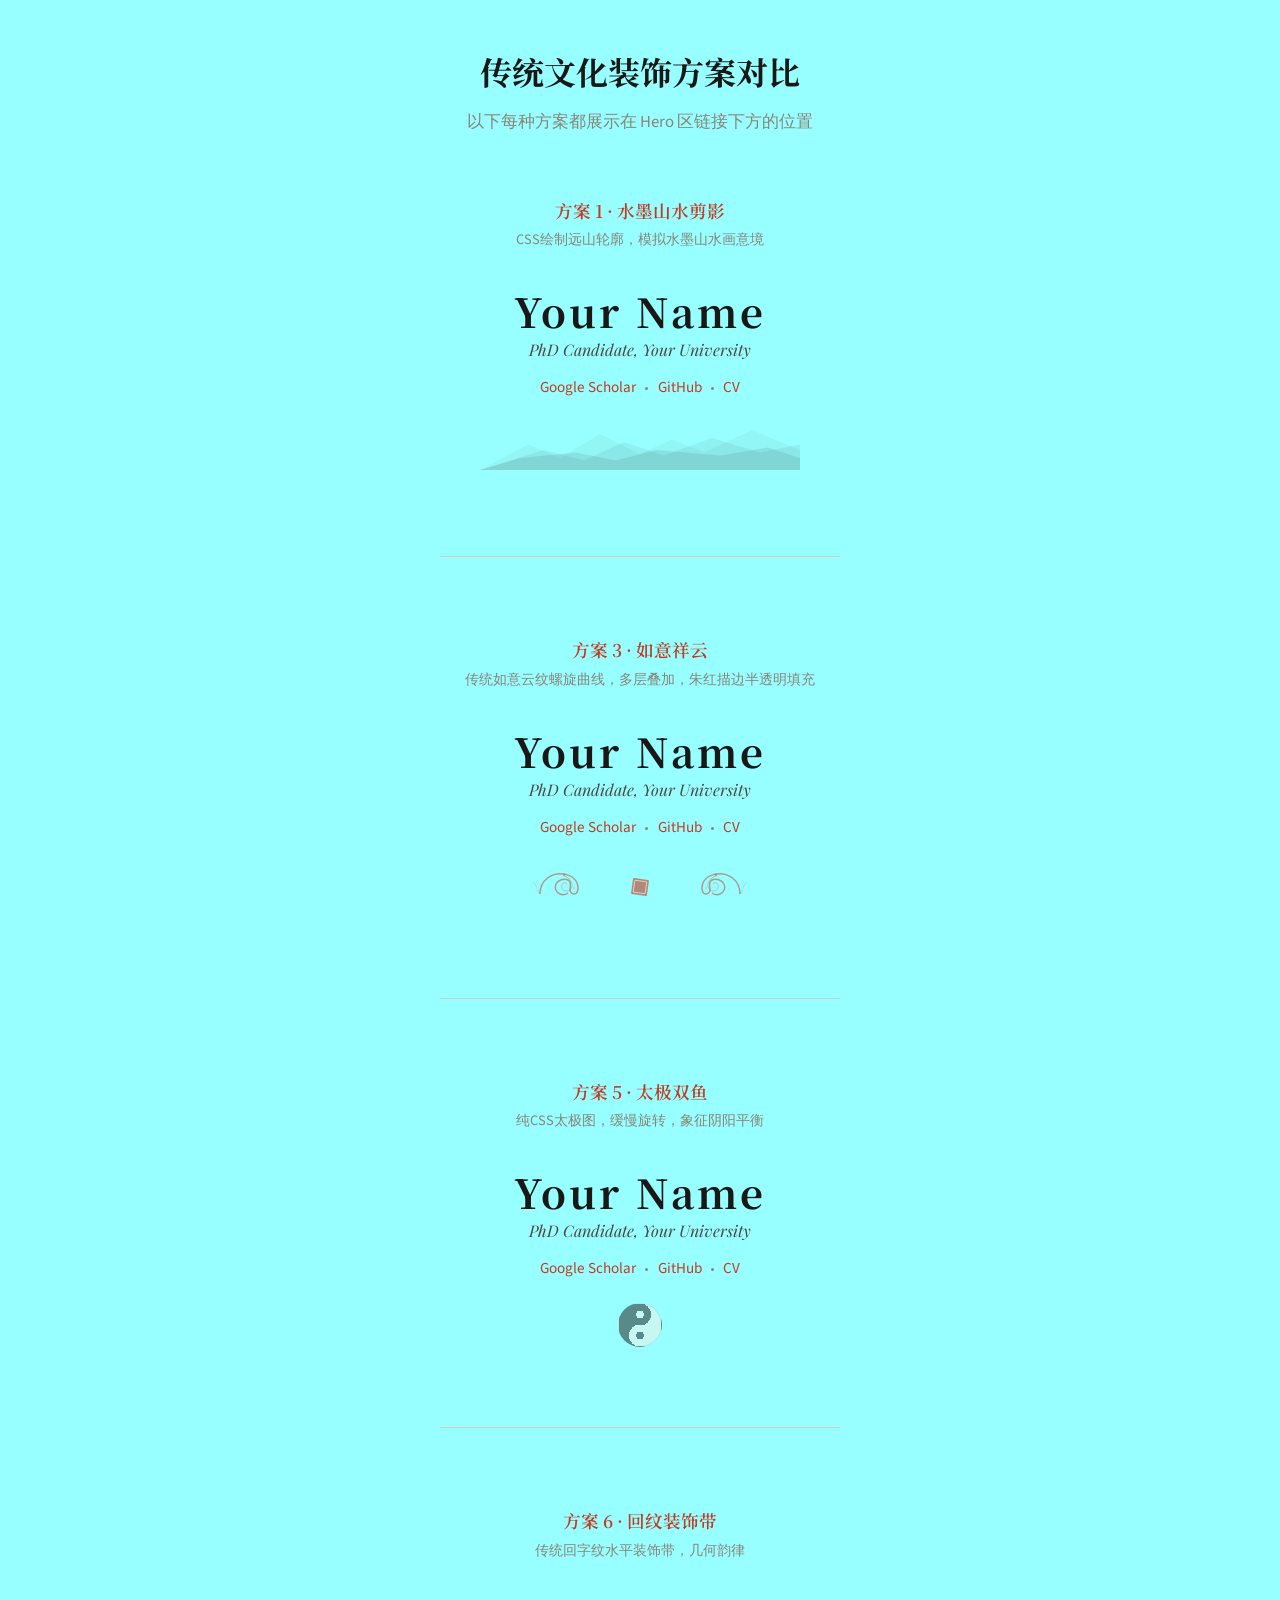
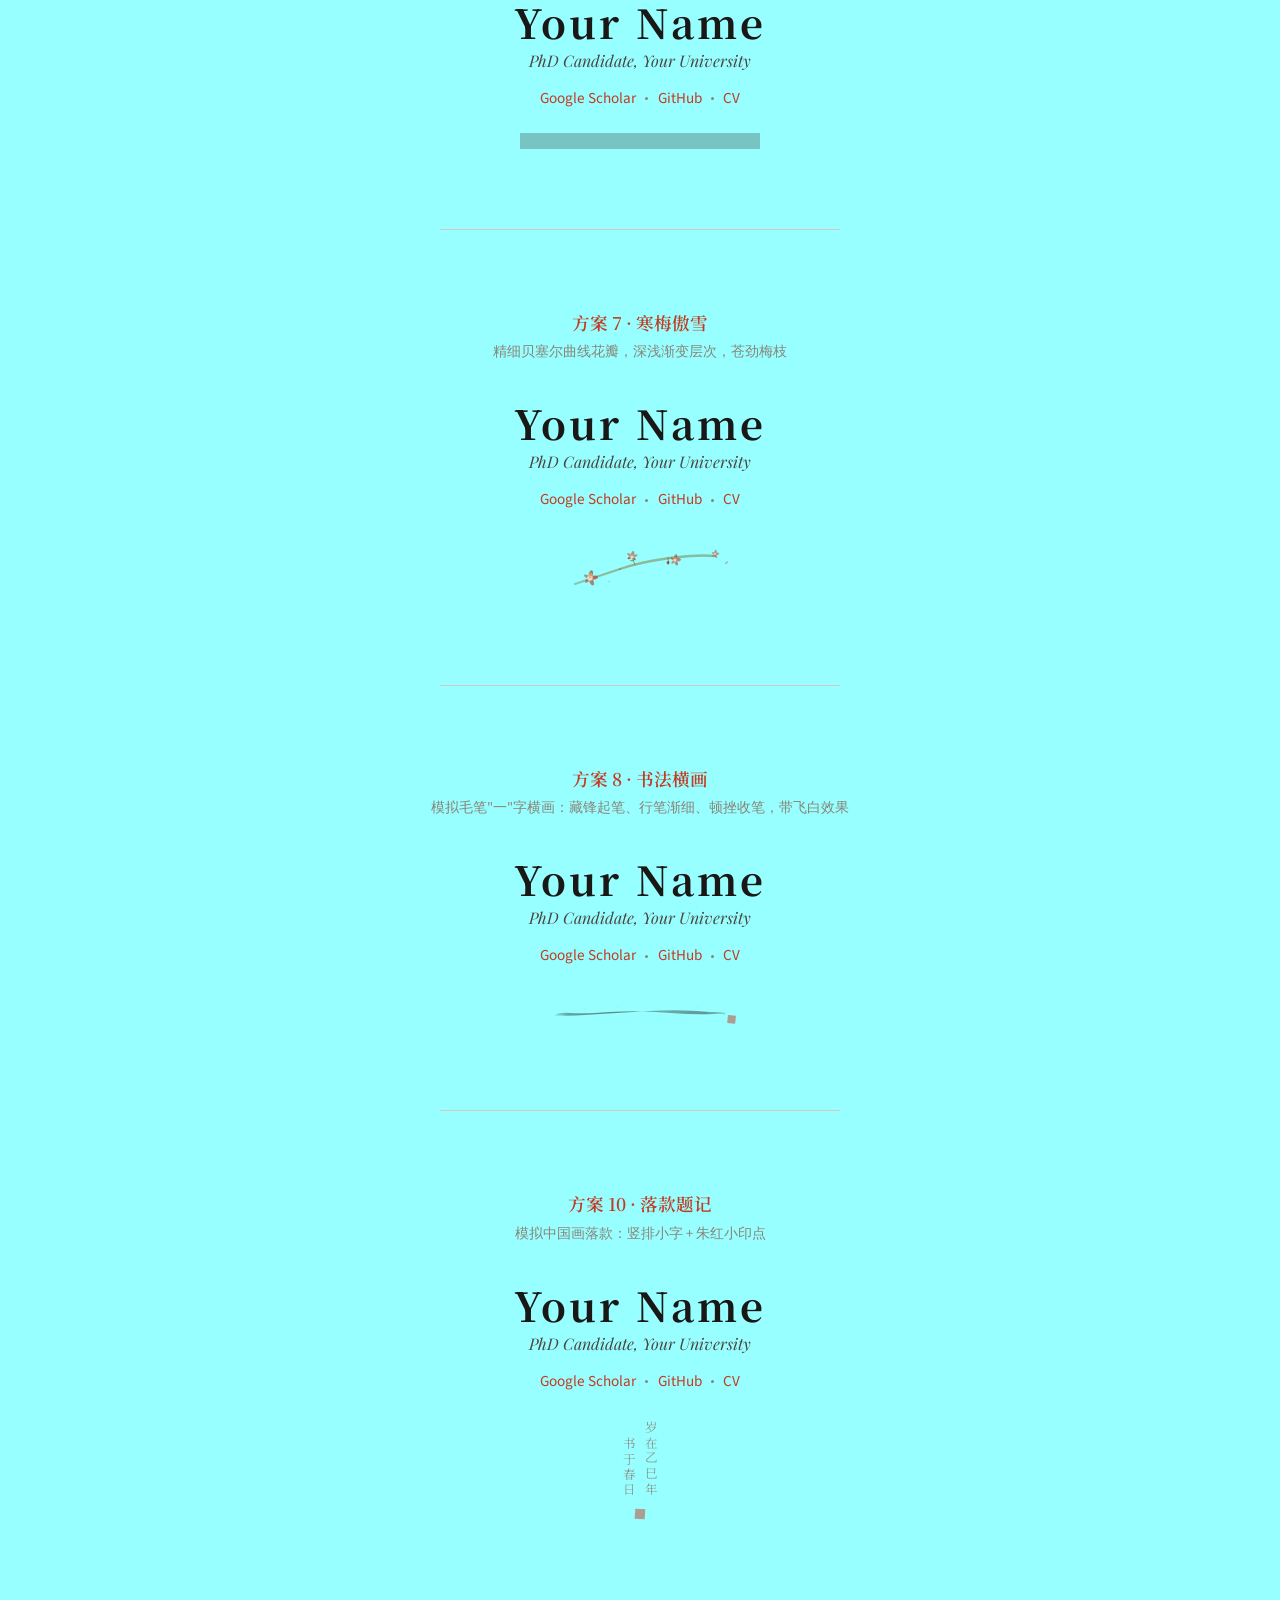
<file: demo-motifs.html>
<!DOCTYPE html>
<html lang="zh-CN">
<head>
    <meta charset="UTF-8">
    <meta name="viewport" content="width=device-width, initial-scale=1.0">
    <title>Ink Scholar — 传统文化装饰方案对比</title>
    <link rel="preconnect" href="https://fonts.googleapis.com">
    <link rel="preconnect" href="https://fonts.gstatic.com" crossorigin>
    <link href="https://fonts.googleapis.com/css2?family=Noto+Serif+SC:wght@300;400;600;700&family=Playfair+Display:ital,wght@0,400;0,500;0,600;1,400&family=Source+Sans+3:wght@300;400;500;600&display=swap" rel="stylesheet">
    <style>
        :root {
            --bg: #97ffff;
            --text: #1a1816;
            --text-secondary: #4a4540;
            --text-muted: #8a8478;
            --accent: #c23b22;
            --border: #d4cbb8;
            --font-cn: 'Noto Serif SC', Georgia, serif;
            --font-display: 'Playfair Display', Georgia, serif;
            --font-body: 'Source Sans 3', sans-serif;
        }
        * { margin: 0; padding: 0; box-sizing: border-box; }
        body {
            font-family: var(--font-body);
            background: var(--bg);
            color: var(--text);
            padding: 3rem 2rem;
        }
        h1 {
            font-family: var(--font-cn);
            text-align: center;
            font-size: 2rem;
            margin-bottom: 1rem;
        }
        .subtitle {
            text-align: center;
            color: var(--text-muted);
            margin-bottom: 4rem;
            font-size: 1.05rem;
        }
        .demo-card {
            max-width: 600px;
            margin: 0 auto 5rem;
            text-align: center;
        }
        .demo-label {
            font-family: var(--font-cn);
            font-size: 1.1rem;
            font-weight: 600;
            color: var(--accent);
            margin-bottom: 0.4rem;
        }
        .demo-desc {
            font-size: 0.9rem;
            color: var(--text-muted);
            margin-bottom: 2rem;
        }
        .demo-context {
            margin-bottom: 1.5rem;
        }
        .demo-context .name {
            font-family: var(--font-cn);
            font-size: 2.5rem;
            font-weight: 700;
            letter-spacing: 0.08em;
        }
        .demo-context .role {
            font-family: var(--font-display);
            font-style: italic;
            color: var(--text-secondary);
            font-size: 1rem;
            margin-bottom: 1rem;
        }
        .demo-context .links {
            font-size: 0.95rem;
            margin-bottom: 0.5rem;
        }
        .demo-context .links a {
            color: var(--accent);
            text-decoration: none;
            margin: 0 0.4rem;
        }
        .demo-context .links .dot {
            display: inline-block;
            width: 3px; height: 3px;
            border-radius: 50%;
            background: var(--text-muted);
            vertical-align: middle;
        }
        hr.sep {
            border: none;
            height: 1px;
            background: var(--border);
            margin: 0 auto 5rem;
            max-width: 400px;
        }
</style>
</head>
<body>

<h1>传统文化装饰方案对比</h1>
<p class="subtitle">以下每种方案都展示在 Hero 区链接下方的位置</p>

<!-- ====== 方案 1: 水墨山水剪影 ====== -->
<div class="demo-card">
    <p class="demo-label">方案 1 · 水墨山水剪影</p>
    <p class="demo-desc">CSS绘制远山轮廓，模拟水墨山水画意境</p>
    <div class="demo-context">
        <div class="name">Your Name</div>
        <div class="role">PhD Candidate, Your University</div>
        <div class="links"><a href="#">Google Scholar</a> <span class="dot"></span> <a href="#">GitHub</a> <span class="dot"></span> <a href="#">CV</a></div>
    </div>
    <div class="motif-mountains">
        <svg viewBox="0 0 400 60" width="320" height="48" fill="none" xmlns="http://www.w3.org/2000/svg">
            <path d="M0 60 L60 28 L100 45 L150 15 L200 40 L240 22 L280 38 L340 10 L400 35 L400 60Z" fill="rgba(26,24,22,0.04)"/>
            <path d="M0 60 L80 35 L130 48 L180 25 L230 42 L290 20 L350 38 L400 28 L400 60Z" fill="rgba(26,24,22,0.06)"/>
            <path d="M0 60 L50 45 L120 38 L170 48 L220 35 L300 42 L360 32 L400 45 L400 60Z" fill="rgba(26,24,22,0.09)"/>
        </svg>
    </div>
</div>

<hr class="sep">

<!-- ====== 方案 3: 祥云纹饰 ====== -->
<div class="demo-card">
    <p class="demo-label">方案 3 · 如意祥云</p>
    <p class="demo-desc">传统如意云纹螺旋曲线，多层叠加，朱红描边半透明填充</p>
    <div class="demo-context">
        <div class="name">Your Name</div>
        <div class="role">PhD Candidate, Your University</div>
        <div class="links"><a href="#">Google Scholar</a> <span class="dot"></span> <a href="#">GitHub</a> <span class="dot"></span> <a href="#">CV</a></div>
    </div>
    <div class="motif-clouds">
        <svg viewBox="0 0 240 50" width="240" height="50" fill="none" xmlns="http://www.w3.org/2000/svg">
            <defs>
                <linearGradient id="cloudGrad" x1="0%" y1="0%" x2="100%" y2="0%">
                    <stop offset="0%" style="stop-color:#c23b22;stop-opacity:0.3"/>
                    <stop offset="50%" style="stop-color:#c23b22;stop-opacity:0.5"/>
                    <stop offset="100%" style="stop-color:#c23b22;stop-opacity:0.3"/>
                </linearGradient>
            </defs>
            <!-- Left cloud: Ruyi pattern with spiral head -->
            <g stroke="#c23b22" fill="url(#cloudGrad)">
                <!-- Main outer spiral - clockwise curl at top -->
                <path d="M20 32
                         C20 18, 32 10, 44 12
                         C54 14, 58 20, 58 26
                         C58 30, 56 32, 54 32
                         C52 32, 50 30, 50 28
                         C50 24, 52 20, 48 18
                         C44 16, 38 18, 36 22
                         C34 26, 36 30, 40 32
                         C42 33, 45 33, 48 31"
                      stroke-width="1.5" fill="none" opacity="0.5"/>
                <!-- Inner spiral detail -->
                <path d="M44 14
                         C48 15, 51 18, 52 22
                         C53 26, 50 29, 46 29
                         C43 29, 41 26, 42 23
                         C43 20, 46 20, 47 22"
                      stroke-width="0.8" fill="none" opacity="0.35"/>
                <!-- Scattered tail lines -->
                <path d="M20 32 C18 28, 16 24, 14 20" stroke-width="0.6" opacity="0.25"/>
                <path d="M22 34 C20 32, 18 30, 15 28" stroke-width="0.5" opacity="0.2"/>
                <!-- Small decorative dots -->
                <circle cx="44" cy="13" r="1.2" fill="#c23b22" stroke="none" opacity="0.4"/>
                <circle cx="54" cy="26" r="0.8" fill="#c23b22" stroke="none" opacity="0.3"/>
            </g>

            <!-- Center seal -->
            <g transform="translate(120, 25)">
                <rect x="-8" y="-8" width="16" height="16" rx="1" fill="#c23b22" opacity="0.6" transform="rotate(8)"/>
                <rect x="-6" y="-6" width="12" height="12" fill="none" stroke="#f5f1e8" stroke-width="0.8" opacity="0.8" transform="rotate(8)"/>
            </g>

            <!-- Right cloud: Mirrored Ruyi pattern -->
            <g stroke="#c23b22" fill="url(#cloudGrad)" transform="translate(240, 0) scale(-1, 1)">
                <!-- Main outer spiral -->
                <path d="M20 32
                         C20 18, 32 10, 44 12
                         C54 14, 58 20, 58 26
                         C58 30, 56 32, 54 32
                         C52 32, 50 30, 50 28
                         C50 24, 52 20, 48 18
                         C44 16, 38 18, 36 22
                         C34 26, 36 30, 40 32
                         C42 33, 45 33, 48 31"
                      stroke-width="1.5" fill="none" opacity="0.5"/>
                <!-- Inner spiral detail -->
                <path d="M44 14
                         C48 15, 51 18, 52 22
                         C53 26, 50 29, 46 29
                         C43 29, 41 26, 42 23
                         C43 20, 46 20, 47 22"
                      stroke-width="0.8" fill="none" opacity="0.35"/>
                <!-- Scattered tail lines -->
                <path d="M20 32 C18 28, 16 24, 14 20" stroke-width="0.6" opacity="0.25"/>
                <path d="M22 34 C20 32, 18 30, 15 28" stroke-width="0.5" opacity="0.2"/>
                <!-- Small decorative dots -->
                <circle cx="44" cy="13" r="1.2" fill="#c23b22" stroke="none" opacity="0.4"/>
                <circle cx="54" cy="26" r="0.8" fill="#c23b22" stroke="none" opacity="0.3"/>
            </g>
        </svg>
    </div>
</div>

<hr class="sep">

<!-- ====== 方案 5: 太极双鱼 ====== -->
<div class="demo-card">
    <p class="demo-label">方案 5 · 太极双鱼</p>
    <p class="demo-desc">纯CSS太极图，缓慢旋转，象征阴阳平衡</p>
    <div class="demo-context">
        <div class="name">Your Name</div>
        <div class="role">PhD Candidate, Your University</div>
        <div class="links"><a href="#">Google Scholar</a> <span class="dot"></span> <a href="#">GitHub</a> <span class="dot"></span> <a href="#">CV</a></div>
    </div>
    <div class="motif-taiji-wrap">
        <div class="motif-taiji"></div>
    </div>
</div>
<style>
    .motif-taiji-wrap {
        display: flex; justify-content: center;
        margin-top: 1.5rem;
    }
    .motif-taiji {
        width: 44px; height: 44px;
        border-radius: 50%;
        background:
            radial-gradient(circle at 50% 25%, #f5f1e8 4px, transparent 4px),
            radial-gradient(circle at 50% 75%, #1a1816 4px, transparent 4px),
            radial-gradient(circle at 50% 25%, #1a1816 11px, transparent 11px),
            radial-gradient(circle at 50% 75%, #f5f1e8 11px, transparent 11px),
            linear-gradient(to right, #1a1816 50%, #f5f1e8 50%);
        border: 1.5px solid rgba(26,24,22,0.15);
        animation: taiji-spin 30s linear infinite;
        opacity: 0.5;
    }
    @keyframes taiji-spin {
        to { transform: rotate(360deg); }
    }
</style>

<hr class="sep">

<!-- ====== 方案 6: 回纹装饰带 ====== -->
<div class="demo-card">
    <p class="demo-label">方案 6 · 回纹装饰带</p>
    <p class="demo-desc">传统回字纹水平装饰带，几何韵律</p>
    <div class="demo-context">
        <div class="name">Your Name</div>
        <div class="role">PhD Candidate, Your University</div>
        <div class="links"><a href="#">Google Scholar</a> <span class="dot"></span> <a href="#">GitHub</a> <span class="dot"></span> <a href="#">CV</a></div>
    </div>
    <div class="motif-meander"></div>
</div>
<style>
    .motif-meander {
        margin: 1.5rem auto 0;
        width: 240px;
        height: 16px;
        opacity: 0.25;
        background:
            linear-gradient(var(--text) 0 0) 0 0 / 8px 2px,
            linear-gradient(var(--text) 0 0) 0 0 / 2px 8px,
            linear-gradient(var(--text) 0 0) 6px 6px / 2px 8px,
            linear-gradient(var(--text) 0 0) 0 14px / 8px 2px,
            linear-gradient(var(--text) 0 0) 8px 6px / 8px 2px,
            linear-gradient(var(--text) 0 0) 14px 0 / 2px 8px,
            linear-gradient(var(--text) 0 0) 8px 8px / 8px 2px,
            linear-gradient(var(--text) 0 0) 8px 8px / 2px 8px;
        background-repeat: repeat-x;
        background-size: 16px 16px;
    }
</style>

<hr class="sep">

<!-- ====== 方案 7: 梅花散点 ====== -->
<div class="demo-card">
    <p class="demo-label">方案 7 · 寒梅傲雪</p>
    <p class="demo-desc">精细贝塞尔曲线花瓣，深浅渐变层次，苍劲梅枝</p>
    <div class="demo-context">
        <div class="name">Your Name</div>
        <div class="role">PhD Candidate, Your University</div>
        <div class="links"><a href="#">Google Scholar</a> <span class="dot"></span> <a href="#">GitHub</a> <span class="dot"></span> <a href="#">CV</a></div>
    </div>
    <div class="motif-plum">
        <svg viewBox="0 0 240 65" width="240" height="65" fill="none" xmlns="http://www.w3.org/2000/svg">
            <defs>
                <!-- Realistic plum petal shape - not a perfect ellipse -->
                <!-- Using path to create organic petal with slightly irregular edges -->
                <path id="petal-main" d="M0 0
                         C-1.5 -2, -2 -4, 0 -7
                         C2 -9, 3.5 -7, 3 -4
                         C2.8 -2, 1.5 0, 0 0Z"/>
                <path id="petal-side" d="M0 0
                         C-1 -1.8, -1.5 -3.5, 0 -6
                         C1.5 -7.5, 2.5 -5.5, 2 -3
                         C1.8 -1.2, 1 0, 0 0Z"/>

                <!-- Petal gradient for depth -->
                <radialGradient id="petalGrad" cx="40%" cy="70%">
                    <stop offset="0%" style="stop-color:#d63828;stop-opacity:0.85"/>
                    <stop offset="60%" style="stop-color:#c23b22;stop-opacity:0.75"/>
                    <stop offset="100%" style="stop-color:#a02818;stop-opacity:0.65"/>
                </radialGradient>

                <!-- Branch texture -->
                <linearGradient id="branchGrad" x1="0%" y1="0%" x2="0%" y2="100%">
                    <stop offset="0%" style="stop-color:#6b5a14;stop-opacity:0.4"/>
                    <stop offset="50%" style="stop-color:#8b7324;stop-opacity:0.5"/>
                    <stop offset="100%" style="stop-color:#5b4a10;stop-opacity:0.3"/>
                </linearGradient>
            </defs>

            <!-- === Main trunk (shorter) === -->
            <path d="M55 50
                     C70 45, 85 40, 100 35
                     C120 28, 145 24, 170 22
                     Q185 21, 195 22"
                  stroke="url(#branchGrad)" stroke-width="2.3" fill="none"
                  stroke-linecap="round"/>

            <!-- Sub-branch: upward spur -->
            <path d="M115 31 Q114 27, 112 24"
                  stroke="url(#branchGrad)" stroke-width="1.3" fill="none"
                  stroke-linecap="round"/>

            <!-- Sub-branch: short downward -->
            <path d="M148 24 Q149 27, 148 29"
                  stroke="url(#branchGrad)" stroke-width="1.1" fill="none"
                  stroke-linecap="round"/>

            <!-- Branch knots -->
            <circle cx="100" cy="35" r="1.1" fill="#4a3a0a" opacity="0.25"/>
            <circle cx="148" cy="24" r="0.9" fill="#4a3a0a" opacity="0.2"/>

            <!-- === Flower 1: Large full bloom (main focus) === -->
            <g transform="translate(70, 44)">
                <!-- Petal layer 1: darker, bottom -->
                <use href="#petal-side" fill="url(#petalGrad)" opacity="0.75" transform="rotate(-72)"/>
                <use href="#petal-side" fill="url(#petalGrad)" opacity="0.75" transform="rotate(216)"/>

                <!-- Petal layer 2: main petals -->
                <use href="#petal-main" fill="url(#petalGrad)" opacity="0.9" transform="rotate(0)"/>
                <use href="#petal-main" fill="url(#petalGrad)" opacity="0.85" transform="rotate(72)"/>
                <use href="#petal-main" fill="url(#petalGrad)" opacity="0.85" transform="rotate(144)"/>

                <!-- Center highlight -->
                <circle cx="0" cy="0" r="2.8" fill="#f0e6d2" opacity="0.92"/>
                <circle cx="0" cy="0" r="1.8" fill="#e8dcc8" opacity="0.7"/>

                <!-- Stamens: curved natural lines -->
                <g stroke="#c9a84a" stroke-width="0.35" fill="none">
                    <path d="M0 0 Q0.5 -2, 0.8 -4.5" opacity="0.8"/>
                    <path d="M0 0 Q-0.3 -1.8, -0.5 -4" opacity="0.75"/>
                    <path d="M0 0 Q1.2 -1.5, 1.8 -3.8" opacity="0.7"/>
                    <path d="M0 0 Q-1 -1.2, -1.5 -3.2" opacity="0.7"/>
                    <path d="M0 0 Q0 -1.5, 0 -3.5" opacity="0.65"/>
                    <path d="M0 0 Q1.5 -0.8, 2.2 -2.5" opacity="0.6"/>
                    <path d="M0 0 Q-1.3 -0.7, -1.8 -2.2" opacity="0.65"/>
                </g>

                <!-- Anthers: golden pollen dots at stamen tips -->
                <g fill="#f0c860">
                    <circle cx="0.8" cy="-4.5" r="0.65" opacity="0.85"/>
                    <circle cx="-0.5" cy="-4" r="0.6" opacity="0.8"/>
                    <circle cx="1.8" cy="-3.8" r="0.55" opacity="0.75"/>
                    <circle cx="-1.5" cy="-3.2" r="0.5" opacity="0.75"/>
                    <circle cx="0" cy="-3.5" r="0.5" opacity="0.7"/>
                    <circle cx="2.2" cy="-2.5" r="0.45" opacity="0.7"/>
                    <circle cx="-1.8" cy="-2.2" r="0.42" opacity="0.65"/>
                </g>

                <!-- Petal vein hints (subtle) -->
                <g stroke="#a02818" stroke-width="0.25" opacity="0.15">
                    <path d="M0 0 L0 -5" transform="rotate(0)"/>
                    <path d="M0 0 L0 -4.5" transform="rotate(72)"/>
                    <path d="M0 0 L0 -4.5" transform="rotate(144)"/>
                </g>
            </g>

            <!-- === Flower 2: Partial bloom bud === -->
            <g transform="translate(112, 23) scale(0.9)">
                <!-- Outer petals slightly open -->
                <use href="#petal-side" fill="url(#petalGrad)" opacity="0.65" transform="rotate(-60)"/>
                <use href="#petal-side" fill="url(#petalGrad)" opacity="0.65" transform="rotate(60)"/>

                <!-- Inner petals tighter -->
                <use href="#petal-main" fill="url(#petalGrad)" opacity="0.75" transform="rotate(0) scale(0.85)"/>
                <use href="#petal-side" fill="#b02d18" opacity="0.7" transform="rotate(120) scale(0.8)"/>
                <use href="#petal-side" fill="#b02d18" opacity="0.7" transform="rotate(-120) scale(0.8)"/>

                <!-- Center -->
                <circle cx="0" cy="0" r="2" fill="#f0e6d2" opacity="0.9"/>

                <!-- Few stamens emerging -->
                <g stroke="#c9a84a" stroke-width="0.3">
                    <path d="M0 0 L0 -3" opacity="0.7"/>
                    <path d="M0 0 L1 -2.5" opacity="0.65"/>
                </g>
                <circle cx="0" cy="-3" r="0.45" fill="#f0c860" opacity="0.75"/>
                <circle cx="1" cy="-2.5" r="0.4" fill="#f0c860" opacity="0.7"/>

                <!-- Calyx at base -->
                <path d="M-2 3 Q0 4 2 3 L1.8 4.5 Q0 5 -1.8 4.5Z" fill="#3a5c13" opacity="0.5"/>
            </g>

            <!-- === Flower 3: Medium bloom === -->
            <g transform="translate(155, 26) scale(0.75)">
                <use href="#petal-side" fill="url(#petalGrad)" opacity="0.75" transform="rotate(-72)"/>
                <use href="#petal-main" fill="url(#petalGrad)" opacity="0.85" transform="rotate(0)"/>
                <use href="#petal-main" fill="url(#petalGrad)" opacity="0.8" transform="rotate(72)"/>
                <use href="#petal-main" fill="url(#petalGrad)" opacity="0.75" transform="rotate(144)"/>
                <use href="#petal-side" fill="url(#petalGrad)" opacity="0.7" transform="rotate(216)"/>

                <circle cx="0" cy="0" r="2.2" fill="#f0e6d2" opacity="0.9"/>

                <g stroke="#c9a84a" stroke-width="0.3">
                    <path d="M0 0 Q0.3 -2, 0.5 -3.8" opacity="0.7"/>
                    <path d="M0 0 Q-0.2 -1.5, -0.4 -3" opacity="0.65"/>
                    <path d="M0 0 Q1 -1.2, 1.4 -3" opacity="0.65"/>
                    <path d="M0 0 Q-0.8 -1, -1.2 -2.5" opacity="0.6"/>
                </g>
                <g fill="#f0c860">
                    <circle cx="0.5" cy="-3.8" r="0.5" opacity="0.75"/>
                    <circle cx="-0.4" cy="-3" r="0.45" opacity="0.7"/>
                    <circle cx="1.4" cy="-3" r="0.42" opacity="0.7"/>
                    <circle cx="-1.2" cy="-2.5" r="0.38" opacity="0.65"/>
                </g>
            </g>

            <!-- === Flower 4: Small distant bloom === -->
            <g transform="translate(195, 20) scale(0.55)">
                <use href="#petal-side" fill="url(#petalGrad)" opacity="0.6" transform="rotate(-72)"/>
                <use href="#petal-main" fill="url(#petalGrad)" opacity="0.7" transform="rotate(0)"/>
                <use href="#petal-main" fill="url(#petalGrad)" opacity="0.65" transform="rotate(72)"/>
                <use href="#petal-main" fill="url(#petalGrad)" opacity="0.6" transform="rotate(144)"/>
                <use href="#petal-side" fill="url(#petalGrad)" opacity="0.55" transform="rotate(216)"/>
                <circle cx="0" cy="0" r="1.8" fill="#f0e6d2" opacity="0.85"/>
            </g>

            <!-- === Tiny closed bud === -->
            <g transform="translate(148, 29) scale(0.45)">
                <ellipse cx="0" cy="-1" rx="3" ry="4" fill="#a02818" opacity="0.65"/>
                <ellipse cx="0.8" cy="-0.5" rx="2" ry="3.5" fill="#b02d18" opacity="0.7"/>
                <path d="M-1.5 3 Q0 3.5 1.5 3 L1.2 4 Q0 4.2 -1.2 4Z" fill="#3a5c13" opacity="0.4"/>
            </g>

            <!-- === Falling petal === -->
            <g transform="translate(205, 30) rotate(35) scale(0.5)">
                <use href="#petal-main" fill="url(#petalGrad)" opacity="0.45"/>
            </g>

            <!-- === Second falling petal === -->
            <g transform="translate(88, 48) rotate(55) scale(0.35)">
                <use href="#petal-side" fill="url(#petalGrad)" opacity="0.35"/>
            </g>
        </svg>
    </div>
</div>

<hr class="sep">

<!-- ====== 方案 8: 书法笔触 ====== -->
<div class="demo-card">
    <p class="demo-label">方案 8 · 书法横画</p>
    <p class="demo-desc">模拟毛笔"一"字横画：藏锋起笔、行笔渐细、顿挫收笔，带飞白效果</p>
    <div class="demo-context">
        <div class="name">Your Name</div>
        <div class="role">PhD Candidate, Your University</div>
        <div class="links"><a href="#">Google Scholar</a> <span class="dot"></span> <a href="#">GitHub</a> <span class="dot"></span> <a href="#">CV</a></div>
    </div>
    <div class="motif-brush">
        <svg viewBox="0 0 200 35" width="200" height="35" fill="none" xmlns="http://www.w3.org/2000/svg">
            <defs>
                <!-- Feibai (dry brush) pattern -->
                <pattern id="feibai" x="0" y="0" width="4" height="4" patternUnits="userSpaceOnUse">
                    <rect width="4" height="4" fill="transparent"/>
                    <circle cx="1" cy="1" r="0.5" fill="rgba(26,24,22,0.1)"/>
                    <circle cx="3" cy="3" r="0.3" fill="rgba(26,24,22,0.08)"/>
                </pattern>
                <!-- Gradient for ink density -->
                <linearGradient id="inkGrad" x1="0%" y1="0%" x2="100%" y2="0%">
                    <stop offset="0%" style="stop-color:#1a1816;stop-opacity:0.15"/>
                    <stop offset="8%" style="stop-color:#1a1816;stop-opacity:0.4"/>
                    <stop offset="35%" style="stop-color:#1a1816;stop-opacity:0.5"/>
                    <stop offset="65%" style="stop-color:#1a1816;stop-opacity:0.35"/>
                    <stop offset="88%" style="stop-color:#1a1816;stop-opacity:0.45"/>
                    <stop offset="100%" style="stop-color:#1a1816;stop-opacity:0.2"/>
                </linearGradient>
            </defs>

            <!-- Main brush stroke - simulating "一" horizontal -->
            <!-- Shape: rounded start (cangfeng), slightly thinner middle, small lift at end (duncuo) -->
            <path d="M15 20
                     Q20 17, 30 18
                     Q45 19, 70 17
                     Q100 15, 130 18
                     Q155 20, 175 19
                     Q182 18.5, 185 19.5
                     L185 18
                     Q180 16.5, 170 17
                     Q140 14, 110 16
                     Q75 18, 45 20
                     Q30 21, 20 20.5
                     Q17 20.3, 15 20.5
                     Z"
                  fill="url(#inkGrad)"/>

            <!-- Feibai texture overlay on middle section -->
            <rect x="50" y="14" width="100" height="8" fill="url(#feibai)" opacity="0.6"/>

            <!-- Ink splatter dots (natural brush marks) -->
            <g fill="#1a1816" opacity="0.12">
                <circle cx="45" cy="13" r="0.6"/>
                <circle cx="52" cy="23" r="0.4"/>
                <circle cx="78" cy="12" r="0.5"/>
                <circle cx="95" cy="24" r="0.35"/>
                <circle cx="120" cy="13" r="0.45"/>
                <circle cx="135" cy="23" r="0.4"/>
                <circle cx="158" cy="12" r="0.5"/>
            </g>

            <!-- Accent seal small -->
            <g transform="translate(188, 20)">
                <rect x="0" y="0" width="8" height="8" rx="0.5" fill="#c23b22" opacity="0.5" transform="rotate(6)"/>
            </g>
        </svg>
    </div>
</div>
<style>
    .motif-brush {
        margin: 1.8rem auto 0;
        display: flex;
        justify-content: center;
    }
    .motif-brush svg {
        max-width: 100%;
    }
</style>

<hr class="sep">

<!-- ====== 方案 10: 落款题记 ====== -->
<div class="demo-card">
    <p class="demo-label">方案 10 · 落款题记</p>
    <p class="demo-desc">模拟中国画落款：竖排小字 + 朱红小印点</p>
    <div class="demo-context">
        <div class="name">Your Name</div>
        <div class="role">PhD Candidate, Your University</div>
        <div class="links"><a href="#">Google Scholar</a> <span class="dot"></span> <a href="#">GitHub</a> <span class="dot"></span> <a href="#">CV</a></div>
    </div>
    <div class="motif-colophon">
        <span class="colophon-text">岁在乙巳年<br>书于春日</span>
        <span class="colophon-dot"></span>
    </div>
</div>
<style>
    .motif-colophon {
        display: flex;
        flex-direction: column;
        align-items: center;
        margin-top: 1.8rem;
        gap: 0.6rem;
    }
    .colophon-text {
        font-family: var(--font-cn);
        font-size: 0.78rem;
        font-weight: 300;
        color: var(--text-muted);
        writing-mode: vertical-rl;
        letter-spacing: 0.3em;
        line-height: 1.8;
        text-align: right;
    }
    .colophon-dot {
        width: 10px;
        height: 10px;
        background: var(--accent);
        opacity: 0.5;
        transform: rotate(4deg);
    }
</style>

</body>
</html>
</file>
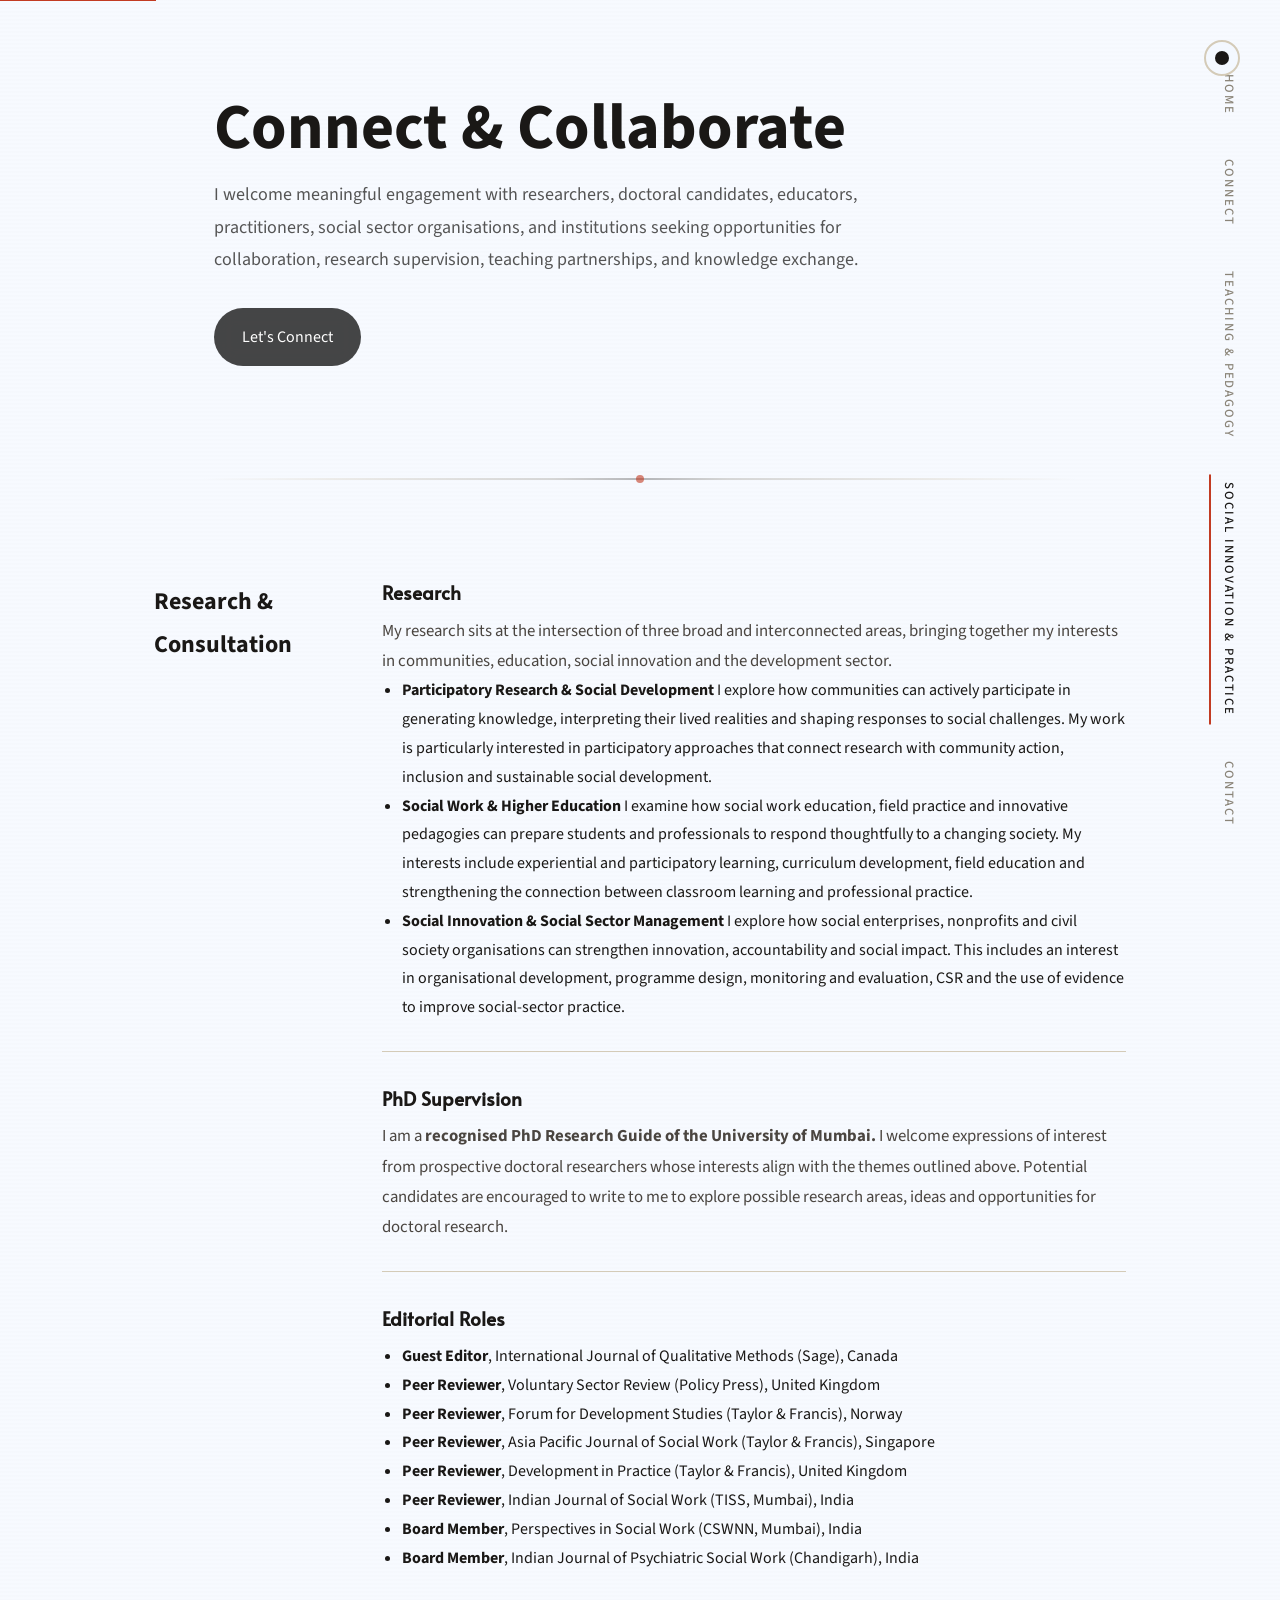
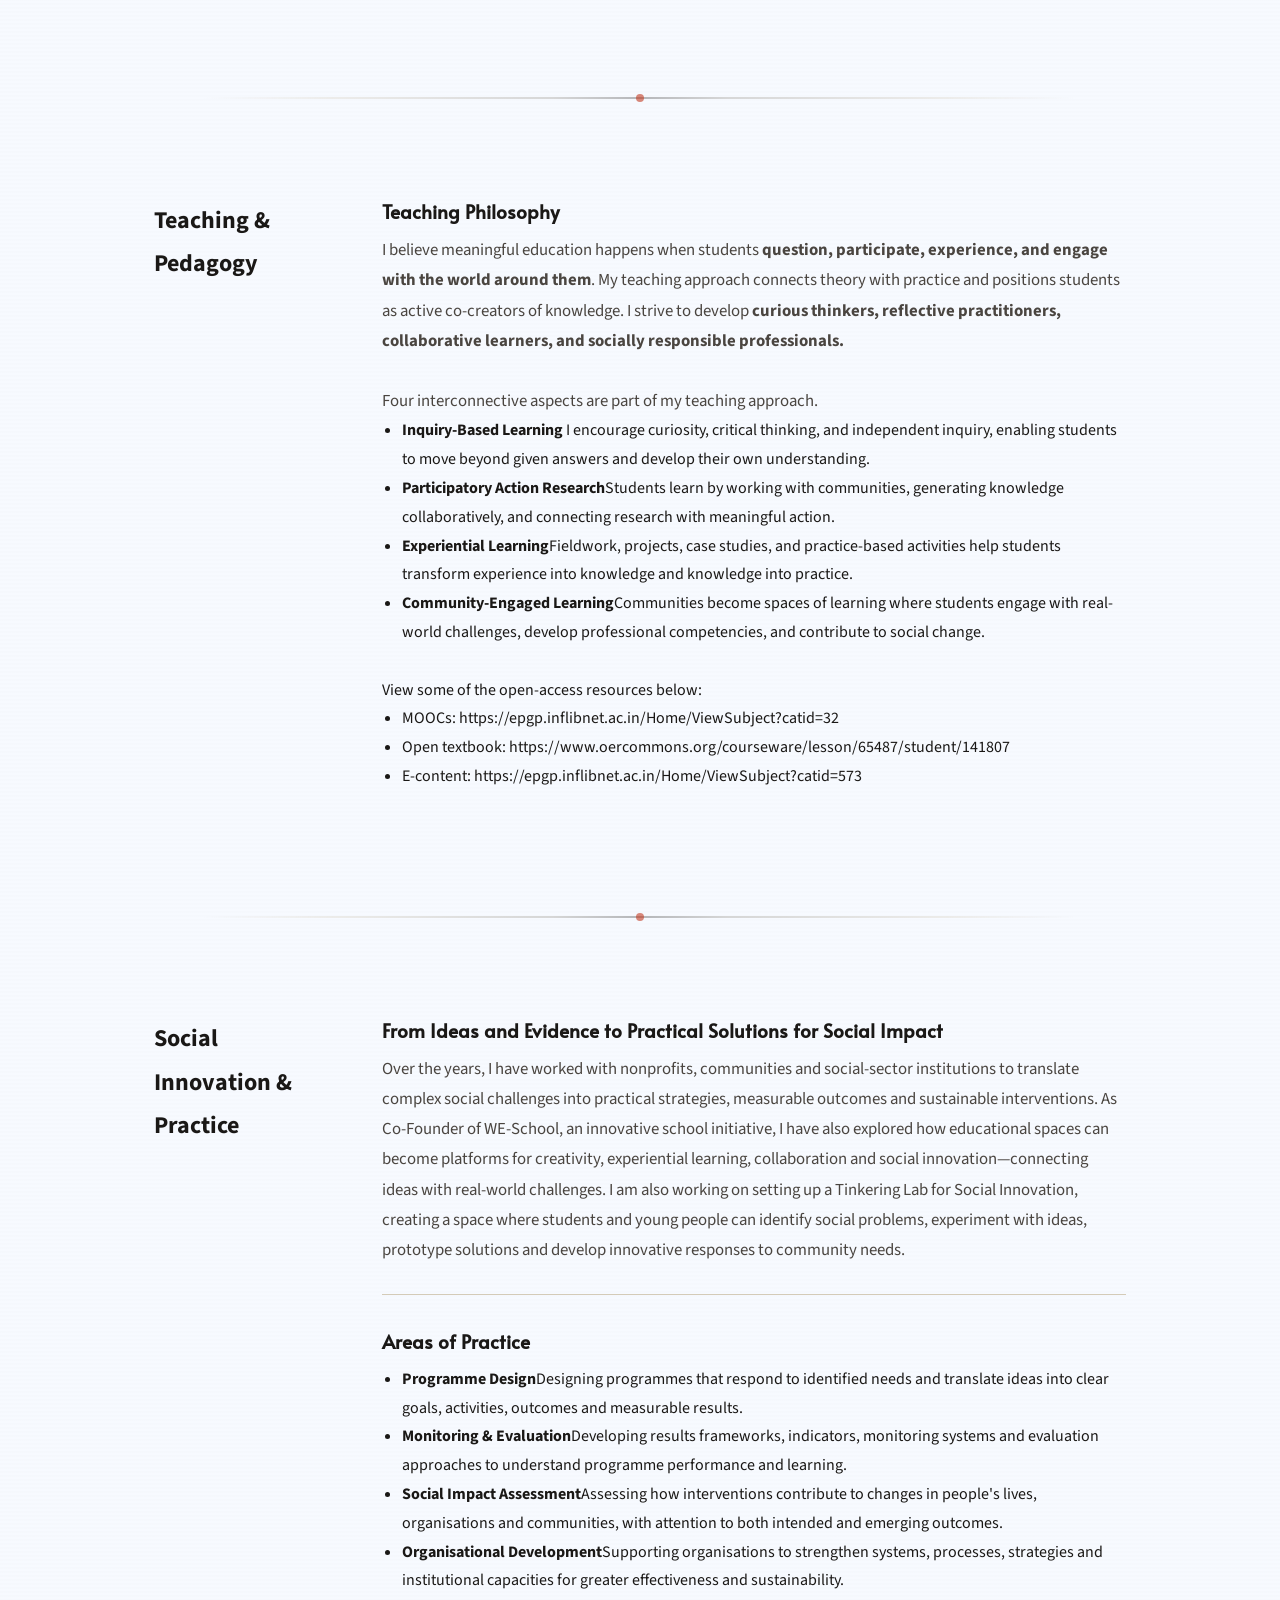
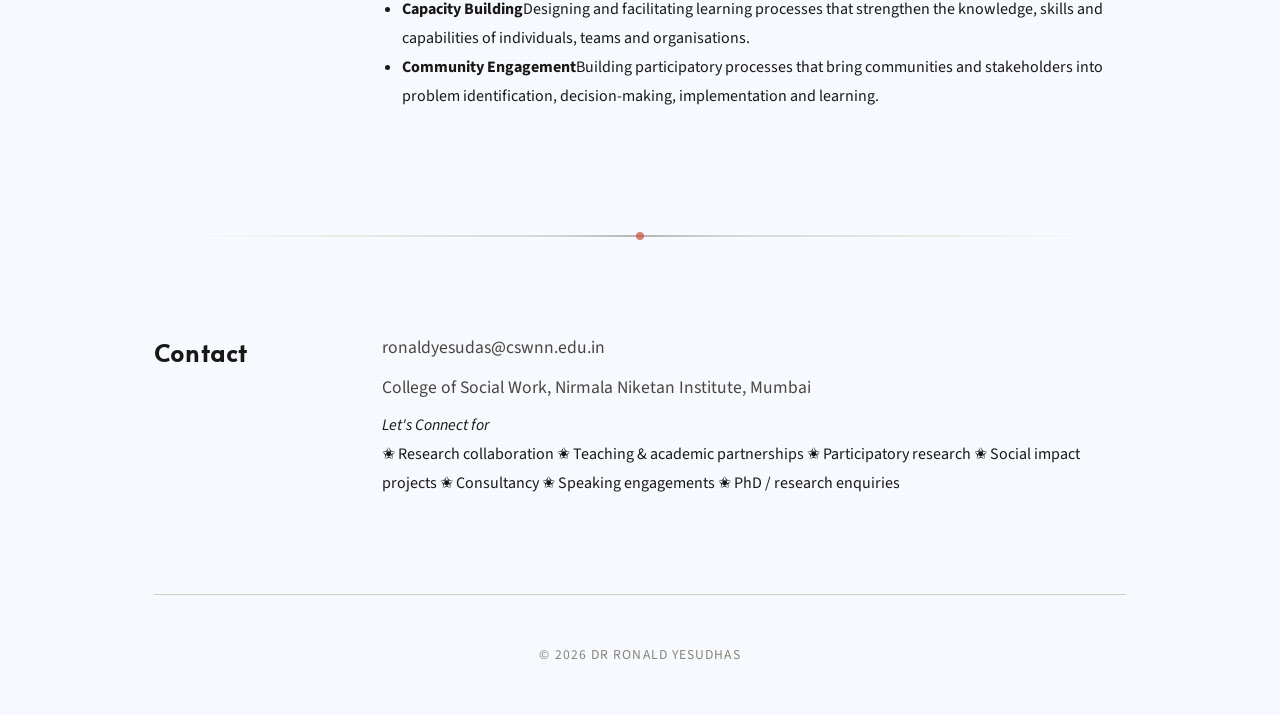
<file: ryesudhas/connect.html>
<!DOCTYPE html>
<html lang="en" data-theme="light">
<head>
    <meta charset="UTF-8">
    <meta name="viewport" content="width=device-width, initial-scale=1.0">
    <meta name="description"
          content="Academic homepage of [Your Name] — PhD researcher in machine learning and artificial intelligence.">
    <meta property="og:title" content="[Your Name] | Academic Homepage">
    <meta property="og:description" content="PhD researcher in machine learning and artificial intelligence.">
    <title>Your Name | Academic Homepage</title>
    <link rel="preconnect" href="https://fonts.googleapis.com">
    <link rel="preconnect" href="https://fonts.gstatic.com" crossorigin>
    <link href="https://fonts.googleapis.com/css2?family=Noto+Serif+SC:wght@300;400;600;700&family=Playfair+Display:ital,wght@0,400;0,500;0,600;0,700;1,400;1,500&family=Source+Sans+3:wght@300;400;500;600&display=swap"
          rel="stylesheet">
    <link rel="stylesheet" href="style.css">
    <style>
        @import url('https://fonts.googleapis.com/css2?family=Alata&family=Italianno&display=swap');
    </style>
</head>
<body>
<a href="#home" class="skip-link">Skip to main content</a>

<!-- Vertical TOC -->
<nav class="vertical-toc" aria-label="Table of Contents">
    <a href="#home" class="toc-link active" data-section="home">Home</a>
    <a href="#about" class="toc-link" data-section="about">Connect</a>
    <a href="#teaching-and-pedagogy" class="toc-link" data-section="teaching-and-pedagogy">Teaching & Pedagogy</a>
    <a href="#innovation-and-practice" class="toc-link" data-section="innovation-and-practice">Social Innovation & Practice</a>
    <a href="#contact" class="toc-link" data-section="contact">Contact</a>
</nav>

<!-- Theme Toggle -->
<button type="button" class="theme-toggle" id="themeToggle" aria-label="Toggle theme">
    <span class="toggle-dot"></span>
</button>

<main role="main" class="scroll-content">

    <section class="connect-hero">
        <div class="connect-content">
            <br>
            <h1>Connect & Collaborate</h1>

            <p class="lead">
                I welcome meaningful engagement with researchers,
                doctoral candidates, educators, practitioners,
                social sector organisations, and institutions seeking
                opportunities for collaboration, research supervision,
                teaching partnerships, and knowledge exchange.
            </p>

            <a href="#contact" class="cta-btn">Let's Connect</a>
        </div>
    </section>

    <!-- Hero -->
    <!--        <header id="home" class="hero">-->
    <!--            <div class="ink-wash" aria-hidden="true"></div>-->
    <!--            <div class="hero-inner">-->
    <!--                <div class="hero-photo">-->
    <!--                    <svg aria-hidden="true" viewBox="0 0 24 24" fill="none" stroke="currentColor" stroke-width="1.5">-->
    <!--                        <path d="M20 21v-2a4 4 0 0 0-4-4H8a4 4 0 0 0-4 4v2"/><circle cx="12" cy="7" r="4"/>-->
    <!--                    </svg>-->
    <!--                </div>-->
    <!--                <h1 class="hero-name" data-config="name">Your Name</h1>-->
    <!--                <p class="hero-role" data-config="role_university"></p>-->
    <!--                <div class="hero-bio">-->
    <!--                    <p>Connecting <em>academic scholarship</em> with social-sector practice, participatory research and <em>transformative education</em>.</p>-->
    <!--                </div>-->
    <!--                <div class="hero-links">-->
    <!--                    <a href="#">Google Scholar</a>-->
    <!--                    <span class="link-dot"></span>-->
    <!--                    <a href="#">ORCID</a>-->
    <!--                    <span class="link-dot"></span>-->
    <!--                    <a href="#">ResearchGate</a>-->
    <!--                    <span class="link-dot"></span>-->
    <!--                    <a href="#">SSRN</a>-->
    <!--                    <span class="link-dot"></span>-->
    <!--                    <a href="#">CV</a>-->
    <!--                </div>-->
    <!--                <div class="hero-motif" aria-hidden="true">-->

    <!--                    <svg width="336px" height="49px" version="1.1" xmlns="http://www.w3.org/2000/svg" xmlns:xlink="http://www.w3.org/1999/xlink" xml:space="preserve" xmlns:serif="http://www.serif.com/" style="fill-rule:evenodd;clip-rule:evenodd;stroke-linejoin:round;stroke-miterlimit:2;">-->
    <!--    <g transform="matrix(1,0,0,1,-81.043,-249.099)">-->
    <!--        <g>-->
    <!--            <path d="M367.195,281.073C367.191,281.098 366.972,281.088 366.548,281.044C366.108,280.99 365.486,280.914 364.676,280.815C363.029,280.622 360.623,280.197 357.496,279.854C351.263,279.024 342.202,278.099 330.977,277.61C319.754,277.132 306.35,277.283 291.562,278.62C284.168,279.287 276.44,280.332 268.479,281.688C266.493,282.052 264.483,282.386 262.468,282.783C260.457,283.197 258.429,283.615 256.386,284.035C254.349,284.479 252.308,284.977 250.247,285.45L248.7,285.81C248.246,285.936 247.907,286.062 247.646,286.347C247.099,286.851 246.967,287.787 247.263,288.536C247.56,289.3 248.238,289.729 249.039,289.621C249.478,289.599 249.724,289.455 249.975,289.202C250.196,288.945 250.338,288.591 250.319,288.248C250.304,287.878 250.194,287.658 249.86,287.224C249.579,286.832 249.252,286.471 248.901,286.132C248.197,285.454 247.38,284.881 246.512,284.39C243.002,282.421 238.879,281.725 234.971,280.744C227.104,278.915 219.431,277.528 212.081,276.5C208.408,275.967 204.808,275.59 201.312,275.211C197.808,274.915 194.407,274.603 191.109,274.443C187.815,274.211 184.625,274.164 181.563,274.051C178.498,274.034 175.556,273.952 172.748,274.027C161.513,274.165 152.441,274.974 146.194,275.66C143.065,275.973 140.647,276.314 139.001,276.51C138.19,276.599 137.567,276.668 137.126,276.716C136.702,276.754 136.483,276.762 136.479,276.737C136.475,276.712 136.686,276.655 137.102,276.568C137.538,276.486 138.154,276.369 138.956,276.218C140.589,275.928 142.998,275.495 146.123,275.094C152.363,274.232 161.45,273.262 172.728,272.991C175.547,272.883 178.501,272.932 181.58,272.92C184.657,273.003 187.862,273.023 191.173,273.229C194.488,273.364 197.907,273.653 201.431,273.928C204.947,274.286 208.568,274.645 212.263,275.162C219.657,276.159 227.379,277.525 235.294,279.345C237.272,279.829 239.258,280.251 241.278,280.798C243.29,281.36 245.319,282.051 247.228,283.12C248.179,283.656 249.097,284.294 249.912,285.077C250.318,285.469 250.703,285.892 251.038,286.358C251.2,286.589 251.38,286.804 251.542,287.158C251.696,287.486 251.766,287.848 251.78,288.205C251.808,288.925 251.539,289.632 251.066,290.176C250.606,290.718 249.816,291.061 249.186,291.078C248.537,291.18 247.789,291.02 247.191,290.65C246.587,290.278 246.129,289.703 245.898,289.074C245.414,287.843 245.593,286.302 246.613,285.306C247.084,284.793 247.786,284.53 248.35,284.387L249.905,284.026C251.977,283.552 254.029,283.053 256.077,282.609C258.131,282.189 260.169,281.773 262.191,281.359C264.217,280.964 266.237,280.632 268.234,280.271C276.238,278.927 284.007,277.906 291.44,277.273C306.304,276.003 319.768,275.96 331.025,276.573C342.285,277.196 351.354,278.282 357.575,279.287C360.696,279.718 363.092,280.234 364.724,280.522C365.524,280.683 366.139,280.807 366.573,280.895C366.988,280.988 367.199,281.048 367.195,281.073Z" style="fill-rule:nonzero;"/>-->
    <!--            <g>-->
    <!--                <path d="M330.203,277.033C330.182,276.957 331.486,276.638 333.863,275.847C335.04,275.431 336.499,274.887 338.022,273.927C338.779,273.446 339.545,272.851 340.236,272.099C340.937,271.357 341.523,270.431 342.097,269.407C342.675,268.386 343.241,267.256 344.033,266.157C344.833,265.061 345.884,264.065 347.111,263.253C349.568,261.597 352.593,260.61 355.743,259.567C362.086,257.496 369.441,255.62 377.654,254.381L378.363,254.274L378.336,254.995C378.186,259.063 376.418,263.285 373.153,266.341C371.523,267.862 369.596,269.036 367.627,270.094C365.656,271.144 363.634,272.156 361.54,273.128C357.363,275.072 352.873,276.79 348.048,277.801C343.237,278.774 338.001,278.922 332.983,277.431L329.703,276.456L333.101,276.019C339.506,275.195 346.194,274.096 352.732,272.036C356.331,270.909 359.793,269.5 363.062,267.802C366.324,266.108 369.416,264.155 372.054,261.794C373.379,260.624 374.557,259.319 375.502,257.9C375.759,257.556 375.959,257.184 376.158,256.812L376.463,256.259C376.457,256.241 376.46,256.375 376.487,256.381C376.501,256.402 376.536,256.424 376.596,256.413C376.609,256.412 376.618,256.406 376.623,256.405C376.627,256.399 376.541,256.449 376.505,256.469L376.216,256.629L375.062,257.268C371.984,258.962 368.96,260.627 365.996,262.258C354.107,268.713 342.776,274.147 332.195,277.017L332.074,275.892C335.693,276.099 339.063,274.712 341.996,273.156C344.942,271.559 347.623,269.773 350.189,268.217C355.295,265.052 359.793,262.422 363.615,260.525C367.425,258.605 370.534,257.398 372.668,256.669C373.734,256.299 374.562,256.06 375.123,255.912C375.682,255.76 375.973,255.696 375.981,255.724C376.004,255.798 374.871,256.157 372.784,256.986C370.698,257.813 367.652,259.105 363.911,261.1C360.157,263.071 355.732,265.764 350.677,268.996C348.132,270.588 345.494,272.397 342.49,274.071C339.507,275.692 335.979,277.222 332.012,277.038L328.471,276.874L331.89,275.913C342.294,272.989 353.505,267.533 365.335,261.046C368.29,259.406 371.305,257.732 374.373,256.03L375.525,255.387L375.814,255.226L375.987,255.133C376.091,255.08 376.205,255.041 376.326,255.016C376.823,254.92 377.324,255.134 377.61,255.505C377.925,255.857 377.962,256.503 377.749,256.878L377.415,257.493C377.195,257.906 376.972,258.318 376.696,258.693C375.666,260.246 374.409,261.636 373.021,262.868C370.254,265.353 367.074,267.36 363.734,269.1C360.392,270.84 356.843,272.287 353.172,273.436C346.503,275.536 339.73,276.639 333.283,277.457L333.401,276.045C338.132,277.459 343.112,277.344 347.77,276.419C352.44,275.456 356.845,273.796 360.974,271.897C363.04,270.95 365.058,269.953 367.005,268.929C368.94,267.904 370.77,266.794 372.281,265.401C375.3,262.617 376.978,258.703 377.144,254.947L377.826,255.561C369.675,256.724 362.36,258.51 356.035,260.485C352.876,261.482 349.91,262.415 347.567,263.944C346.393,264.695 345.405,265.601 344.64,266.608C343.877,267.624 343.295,268.723 342.686,269.748C342.082,270.774 341.44,271.741 340.674,272.514C339.92,273.294 339.098,273.896 338.296,274.373C336.684,275.323 335.18,275.82 333.972,276.187C332.757,276.542 331.814,276.751 331.178,276.883C330.542,277.013 330.21,277.062 330.203,277.033Z" style="fill-rule:nonzero;"/>-->
    <!--            </g>-->
    <!--            <g>-->
    <!--                <path d="M307.418,277.587C307.422,277.545 308.061,277.563 309.285,277.643C310.509,277.724 312.317,277.873 314.657,278.104C316.997,278.335 319.867,278.652 323.214,279.078C324.887,279.293 326.68,279.535 328.584,279.813C329.536,279.958 330.515,280.107 331.523,280.26C332.52,280.416 333.586,280.584 334.641,280.869C338.857,282.004 343.188,284.013 347.735,286.382C348.87,286.981 350.017,287.605 351.174,288.262C351.75,288.596 352.331,288.933 352.917,289.273L353.357,289.538L353.47,289.608L353.528,289.644C353.395,289.788 353.829,289.275 353.702,290.481C353.06,290.924 353.284,290.635 353.22,290.72L352.961,290.705L351.921,290.641C349.138,290.411 346.312,289.796 343.501,288.924C340.688,288.051 337.887,286.935 335.034,285.798C332.185,284.657 329.258,283.527 326.233,282.468C320.189,280.367 313.725,278.534 306.882,277.83L307.137,276.44C309.779,277.178 312.17,278.626 314.312,280.291C316.474,281.947 318.482,283.795 320.637,285.434C322.773,287.088 325.126,288.491 327.724,289.087C330.341,289.65 333.194,289.467 336.062,289.488C340.53,289.472 344.945,289.455 349.296,289.439C350.384,289.435 351.467,289.432 352.547,289.428L352.952,289.427L353.154,289.426L353.255,289.426L353.422,289.436C353.871,289.466 354.329,289.702 354.612,290.055C354.905,290.402 355.052,290.847 355.03,291.305C355.018,291.764 354.772,292.227 354.433,292.513C352.591,293.937 350.596,294.85 348.504,295.497C344.318,296.755 340.015,296.779 335.937,296.406C331.868,295.963 327.857,295.302 324.192,293.63C322.381,292.786 320.675,291.662 319.335,290.188C317.997,288.698 317.027,287.139 315.957,285.637C314.901,284.132 313.932,282.619 312.753,281.403C311.575,280.172 310.184,279.209 308.667,278.607C307.91,278.304 307.122,278.093 306.325,277.954C306.125,277.925 305.927,277.885 305.725,277.864L305.424,277.829L305.256,277.809C305.123,277.795 304.937,277.723 304.809,277.571C304.684,277.421 304.649,277.263 304.642,277.14C304.64,276.899 304.711,276.731 304.857,276.566C304.93,276.487 305.036,276.411 305.162,276.368C305.278,276.32 305.47,276.329 305.449,276.33L305.762,276.341L306.386,276.364C308.046,276.425 309.675,276.485 311.271,276.543C314.464,276.663 317.529,276.777 320.455,276.887C323.38,277 326.166,277.108 328.802,277.209C331.44,277.314 333.954,277.481 336.273,277.923C340.95,278.763 344.592,280.955 347.012,283.196C349.405,285.437 351.274,287.151 352.552,288.307C353.183,288.874 353.668,289.308 354.01,289.615C354.338,289.91 354.507,290.061 354.491,290.083C354.478,290.102 354.277,289.99 353.916,289.732C353.554,289.476 353.03,289.075 352.36,288.531C351.018,287.446 349.078,285.791 346.632,283.621C344.213,281.503 340.665,279.466 336.127,278.729C333.867,278.337 331.4,278.208 328.77,278.14C326.133,278.071 323.347,277.998 320.422,277.922C317.495,277.843 314.43,277.76 311.235,277.673C309.638,277.629 308.008,277.583 306.348,277.537L305.724,277.519L305.411,277.51C305.387,277.901 305.397,276.978 305.4,277.068C305.399,277.061 305.4,277.064 305.4,277.064C305.4,277.064 305.41,277.083 305.423,277.095C305.455,277.124 305.459,277.105 305.394,277.105C305.321,277.104 305.325,277.162 305.347,277.073C305.434,276.185 305.395,276.83 305.425,276.633L305.466,276.637L305.547,276.646L305.873,276.682C306.091,276.704 306.307,276.744 306.526,276.775C307.396,276.919 308.268,277.145 309.112,277.475C310.804,278.129 312.362,279.197 313.652,280.528C314.961,281.868 315.956,283.416 317.015,284.9C318.076,286.377 319.107,287.979 320.303,289.288C321.512,290.605 323.066,291.623 324.759,292.403C328.167,293.948 332.107,294.6 336.07,295.012C340.032,295.363 344.178,295.311 348.087,294.122C350.014,293.534 351.932,292.616 353.484,291.416C353.607,291.324 353.617,291.133 353.498,290.985C353.443,290.918 353.385,290.889 353.295,290.882L353.26,290.877L353.159,290.878L352.552,290.881C351.472,290.886 350.389,290.891 349.301,290.896C344.95,290.914 340.535,290.933 336.067,290.952C333.221,290.924 330.33,291.133 327.412,290.515C324.493,289.845 321.954,288.295 319.754,286.589C317.527,284.887 315.528,283.04 313.435,281.432C311.36,279.809 309.14,278.482 306.77,277.809L307.025,276.419C314.029,277.162 320.585,279.055 326.675,281.206C329.721,282.29 332.664,283.445 335.511,284.607C338.357,285.762 341.12,286.884 343.865,287.758C346.608,288.632 349.337,289.247 352.017,289.493L353.018,289.563L353.267,289.58C353.235,289.968 353.445,289.667 352.783,289.8C352.639,290.993 353.056,290.468 352.905,290.601L352.856,290.57L352.753,290.505L352.328,290.243C351.752,289.902 351.181,289.563 350.615,289.227C349.475,288.565 348.343,287.934 347.225,287.329C342.748,284.934 338.472,282.894 334.404,281.738C333.39,281.449 332.39,281.276 331.379,281.101C330.377,280.932 329.403,280.767 328.457,280.608C326.561,280.312 324.778,280.034 323.114,279.774C319.783,279.28 316.925,278.891 314.597,278.585C312.281,278.284 310.489,278.051 309.256,277.89C308.045,277.73 307.414,277.63 307.418,277.587Z" style="fill-rule:nonzero;"/>-->
    <!--            </g>-->
    <!--            <g>-->
    <!--                <path d="M322.356,258.641C322.377,258.656 322.25,258.857 321.976,259.239C321.849,259.439 321.65,259.653 321.405,259.902C321.175,260.168 320.861,260.424 320.5,260.713C319.768,261.27 318.773,261.855 317.516,262.337C316.263,262.827 314.765,263.22 313.083,263.612C311.405,264.011 309.526,264.395 307.587,265.097C305.649,265.796 303.703,266.952 301.69,268.316C299.67,269.675 297.586,271.279 295.158,272.723C293.932,273.419 292.642,274.126 291.186,274.579C289.742,275.045 288.17,275.308 286.551,275.246L285.275,275.197L286.222,274.323C290.745,270.149 296.333,266.125 302.942,262.904C309.537,259.683 317.152,257.264 325.392,256.292L326.048,256.215L326.15,256.874C326.308,257.9 326.021,258.941 325.547,259.775C325.069,260.618 324.437,261.313 323.765,261.936C323.084,262.564 322.358,263.056 321.648,263.615C320.899,264.108 320.173,264.651 319.381,265.09C316.275,266.965 312.841,268.336 309.316,269.493C305.782,270.633 302.143,271.564 298.495,272.561C294.843,273.546 291.214,274.696 287.592,276.061C284.215,277.317 280.907,278.679 277.795,279.952L277.194,278.621C280.853,276.816 284.448,275.005 287.335,272.438C290.24,269.965 292.004,266.285 295.087,263.674C298.086,261.067 301.476,259.291 304.742,257.566C308.041,255.874 311.421,254.427 314.91,253.588C318.395,252.742 321.987,252.61 325.364,253.424C325.803,253.547 326.287,253.726 326.71,254.089C327.139,254.452 327.403,254.974 327.512,255.456C327.74,256.445 327.558,257.296 327.417,258.131C327.053,259.804 326.291,261.337 325.302,262.613C323.323,265.193 320.746,266.959 318.221,268.391C315.681,269.802 313.151,270.963 310.675,271.907C305.725,273.805 301.016,274.83 296.875,275.356C292.735,275.885 289.185,276.196 286.33,276.729C283.468,277.223 281.319,277.903 279.895,278.439C278.467,278.971 277.759,279.354 277.726,279.29C277.715,279.269 277.883,279.159 278.226,278.965C278.565,278.764 279.083,278.489 279.789,278.18C281.193,277.554 283.35,276.778 286.227,276.196C291.937,274.872 300.597,274.947 310.315,270.981C312.737,270.024 315.214,268.851 317.685,267.445C320.122,266.034 322.572,264.297 324.364,261.91C325.265,260.729 325.921,259.355 326.231,257.887C326.357,257.154 326.483,256.364 326.318,255.749C326.171,255.123 325.779,254.826 325.037,254.629C321.954,253.913 318.536,254.034 315.22,254.866C311.886,255.687 308.607,257.104 305.372,258.782C302.152,260.496 298.822,262.275 296.023,264.732C294.617,265.953 293.454,267.409 292.28,268.975C291.118,270.53 289.846,272.157 288.296,273.515C285.218,276.257 281.503,278.116 277.843,279.93L277.242,278.599C280.353,277.323 283.674,275.954 287.082,274.686C290.73,273.31 294.438,272.137 298.11,271.151C301.779,270.153 305.396,269.233 308.872,268.119C312.337,266.99 315.673,265.664 318.656,263.874C319.419,263.455 320.112,262.938 320.831,262.47C321.501,261.945 322.226,261.454 322.824,260.903C324.028,259.822 325.002,258.426 324.79,257.077L325.548,257.658C317.472,258.576 309.986,260.905 303.484,264.023C296.969,267.14 291.439,271.046 286.941,275.105L286.612,274.183C289.575,274.343 292.324,273.258 294.678,271.892C297.051,270.524 299.156,268.955 301.223,267.612C303.283,266.264 305.31,265.105 307.345,264.417C309.372,263.73 311.273,263.39 312.956,263.035C314.641,262.688 316.123,262.345 317.361,261.912C318.601,261.486 319.582,260.964 320.32,260.464C321.779,259.428 322.284,258.579 322.356,258.641Z" style="fill-rule:nonzero;"/>-->
    <!--            </g>-->
    <!--            <path d="M308.59,293.201C308.571,293.191 308.71,292.971 309.147,293.012C309.571,293.088 310.063,293.591 310.128,294.382C310.171,294.756 310,295.332 309.502,295.59C309.061,295.856 308.44,295.874 307.912,295.66C307.382,295.446 306.896,295.056 306.554,294.5C306.198,293.942 306.102,293.171 306.27,292.471C306.451,291.772 306.844,291.094 307.5,290.596C307.832,290.355 308.24,290.161 308.709,290.113C309.178,290.055 309.685,290.193 310.08,290.447C310.894,290.976 311.308,291.856 311.481,292.728C311.652,293.614 311.584,294.573 311.218,295.473C310.852,296.365 310.171,297.222 309.158,297.661C308.17,298.078 307.009,298.105 305.967,297.61C305.447,297.365 304.973,296.972 304.642,296.443C304.303,295.91 304.169,295.283 304.194,294.681C304.214,294.075 304.396,293.477 304.741,292.946C305.074,292.412 305.64,291.964 306.303,291.771L305.958,292.93C304.156,290.93 302.001,289.022 299.561,287.375C295.452,284.616 290.974,282.884 286.767,282.084C282.549,281.281 278.609,281.293 275.315,281.253C272.02,281.212 269.379,281.389 267.569,281.679C265.76,281.961 264.778,282.254 264.741,282.146C264.71,282.064 265.638,281.584 267.456,281.12C269.27,280.649 271.979,280.308 275.3,280.217C278.607,280.126 282.603,279.997 287.01,280.756C291.405,281.514 296.095,283.281 300.379,286.159C302.924,287.876 305.163,289.879 307.023,291.985L307.799,292.864L306.679,293.144C306.079,293.294 305.605,294.011 305.582,294.741C305.53,295.477 305.912,296.08 306.559,296.401C307.193,296.726 308.009,296.732 308.654,296.47C309.291,296.217 309.8,295.643 310.082,294.996C310.662,293.716 310.378,291.984 309.487,291.357C309.055,291.043 308.539,291.113 308.081,291.413C307.63,291.72 307.303,292.214 307.15,292.706C307.012,293.207 307.039,293.693 307.26,294.098C307.476,294.508 307.827,294.83 308.188,295.006C308.554,295.18 308.927,295.195 309.221,295.055C309.496,294.945 309.621,294.675 309.635,294.388C309.656,293.804 309.338,293.361 309.077,293.256C308.803,293.154 308.608,293.255 308.59,293.201Z" style="fill-rule:nonzero;"/>-->
    <!--            <g>-->
    <!--                <path d="M354.494,279.187C354.527,279.148 354.905,279.365 355.591,279.809C355.939,280.041 356.357,280.318 356.844,280.642C357.336,280.973 357.973,281.247 358.647,281.619C361.368,283.058 365.589,284.631 371.028,285.62C376.457,286.648 383.053,287.158 390.385,287.162C394.051,287.17 397.902,287.08 401.897,286.903C403.896,286.809 405.93,286.714 407.994,286.617C409.028,286.564 410.083,286.525 411.139,286.508C411.663,286.503 412.189,286.497 412.717,286.492L413.059,286.48C413.075,286.479 413.085,286.476 413.059,286.482C413,286.514 413.026,286.445 412.762,286.647C412.622,286.634 412.455,287.386 412.588,287.419C412.697,287.651 412.76,287.668 412.77,287.686C412.894,287.782 412.85,287.741 412.853,287.748L412.794,287.722L412.076,287.444C410.046,286.671 408.119,285.673 406.346,284.526C404.602,283.346 402.951,282.262 401.222,281.262C397.792,279.279 394.328,277.601 390.895,276.475C384.015,274.198 377.209,274.351 372.038,276.089C369.42,276.956 367.039,277.838 364.905,278.467C362.774,279.109 360.886,279.525 359.316,279.703C357.747,279.874 356.499,279.833 355.683,279.625C354.868,279.441 354.48,279.214 354.494,279.187C354.526,279.05 356.187,279.718 359.238,279.137C360.751,278.879 362.578,278.393 364.658,277.685C366.746,276.989 369.065,276.052 371.71,275.105C374.381,274.165 377.487,273.571 380.827,273.555C384.166,273.532 387.734,274.06 391.309,275.188C394.887,276.324 398.43,278.012 401.942,280.018C403.688,281.015 405.452,282.164 407.136,283.299C408.839,284.394 410.662,285.336 412.603,286.075L413.367,286.372L413.49,286.427C413.551,286.464 413.568,286.45 413.743,286.589C413.766,286.617 413.842,286.646 413.957,286.893C414.103,286.939 413.924,287.712 413.774,287.708C413.484,287.932 413.476,287.868 413.386,287.91C413.295,287.929 413.24,287.934 413.19,287.939C413.011,287.953 412.88,287.954 412.741,287.956C412.213,287.961 411.687,287.966 411.163,287.971C410.122,287.986 409.095,288.022 408.063,288.073C405.995,288.162 403.957,288.25 401.955,288.337C397.946,288.495 394.069,288.557 390.375,288.511C382.987,288.433 376.317,287.811 370.826,286.635C365.327,285.5 361.06,283.739 358.371,282.116C357.705,281.698 357.081,281.38 356.605,281.004C356.141,280.63 355.745,280.31 355.413,280.042C354.777,279.518 354.462,279.225 354.494,279.187Z" style="fill-rule:nonzero;"/>-->
    <!--                <path d="M354.494,279.187C354.49,279.078 356.269,278.983 359.466,278.943C361.062,278.905 363.021,278.887 365.253,278.655C367.489,278.49 369.869,277.614 372.552,276.603C375.21,275.621 378.262,274.395 381.794,274.381C385.294,274.344 388.897,275.364 392.458,276.687C396.02,278.019 399.705,279.512 403.494,281.156C407.281,282.817 411.147,284.603 415.128,286.372C415.243,286.424 415.358,286.475 415.464,286.523L416.462,286.972L415.709,287.683C415.52,287.862 415.295,288.014 415.158,288.067C414.993,288.155 414.846,288.208 414.704,288.258C414.411,288.369 414.139,288.439 413.861,288.515C413.31,288.661 412.772,288.764 412.232,288.869C411.156,289.066 410.09,289.219 409.028,289.353C406.877,289.618 404.814,289.709 402.762,289.867C398.667,290.146 394.699,290.321 390.911,290.274C383.34,290.22 376.484,289.142 371.065,287.179C365.617,285.207 361.847,282.42 359.024,281.06C356.209,279.632 354.464,279.314 354.494,279.187C354.501,279.147 354.948,279.166 355.772,279.352C356.596,279.534 357.795,279.902 359.266,280.543C362.236,281.786 366.071,284.416 371.404,286.2C376.738,287.991 383.446,288.944 390.919,288.924C394.657,288.934 398.586,288.731 402.662,288.434C404.692,288.269 406.798,288.164 408.847,287.905C409.884,287.772 410.929,287.62 411.963,287.429C412.477,287.329 412.996,287.228 413.489,287.096C413.732,287.03 413.985,286.963 414.198,286.881C414.311,286.842 414.419,286.801 414.492,286.759C414.523,286.741 414.601,286.713 414.594,286.706C414.633,286.724 414.494,286.607 414.818,286.879L414.864,287.86C414.758,287.812 414.643,287.761 414.528,287.709C410.551,285.915 406.668,284.163 402.917,282.471C399.161,280.82 395.494,279.304 391.983,277.951C388.488,276.611 385.057,275.61 381.795,275.596C378.54,275.551 375.596,276.648 372.904,277.577C370.226,278.52 367.659,279.38 365.327,279.471C363.027,279.63 361.064,279.562 359.461,279.514C357.859,279.455 356.619,279.385 355.777,279.333C354.937,279.278 354.495,279.24 354.494,279.187Z" style="fill-rule:nonzero;"/>-->
    <!--                <path d="M357.097,279.544C357.116,279.437 358.609,279.604 361.304,279.919C364.039,280.243 367.928,280.704 372.717,281.271C382.393,282.391 395.696,283.932 410.39,285.633C410.882,285.689 411.373,285.745 411.827,285.797L411.438,287.191C404.904,284.319 398.151,282.866 392.031,281.844C385.888,280.853 380.299,280.356 375.609,280.023C370.917,279.702 367.115,279.571 364.49,279.476C361.865,279.385 360.411,279.333 360.41,279.231C360.409,279.134 361.856,278.995 364.491,278.914C367.125,278.835 370.942,278.81 375.665,279.001C380.386,279.204 386.018,279.595 392.236,280.521C398.435,281.481 405.289,282.895 412.051,285.86L416.48,287.802L411.662,287.253C411.207,287.201 410.716,287.145 410.223,287.089C395.503,285.398 382.195,283.699 372.582,282.298C367.776,281.595 363.892,280.982 361.219,280.483C358.544,279.995 357.08,279.637 357.097,279.544Z" style="fill-rule:nonzero;"/>-->
    <!--            </g>-->
    <!--            <g>-->
    <!--                <path d="M171.521,273.449C171.513,273.478 171.183,273.418 170.552,273.266C169.921,273.113 168.985,272.873 167.782,272.477C166.586,272.07 165.1,271.523 163.52,270.52C162.735,270.017 161.933,269.388 161.206,268.583C160.466,267.785 159.856,266.797 159.287,265.751C158.713,264.707 158.168,263.589 157.439,262.548C156.708,261.517 155.751,260.578 154.602,259.789C152.311,258.183 149.378,257.152 146.254,256.05C139.998,253.866 132.747,251.838 124.639,250.404L125.341,249.813C125.383,253.572 126.929,257.539 129.854,260.423C131.318,261.866 133.11,263.036 135.01,264.125C136.922,265.213 138.905,266.276 140.939,267.292C145.003,269.327 149.35,271.133 153.986,272.251C158.61,273.331 163.584,273.611 168.359,272.355L168.43,273.77C162.014,272.738 155.281,271.411 148.686,269.09C145.055,267.819 141.556,266.255 138.274,264.405C134.993,262.555 131.882,260.443 129.199,257.867C127.853,256.589 126.643,255.159 125.665,253.572C125.402,253.188 125.192,252.769 124.986,252.349L124.672,251.723C124.471,251.341 124.531,250.697 124.857,250.356C125.155,249.995 125.663,249.797 126.157,249.91C126.277,249.939 126.39,249.981 126.492,250.038L126.662,250.137L126.945,250.308L128.075,250.989C131.085,252.793 134.042,254.566 136.941,256.303C148.549,263.18 159.572,269.007 169.873,272.275L173.258,273.349L169.714,273.395C165.743,273.447 162.268,271.8 159.34,270.081C156.393,268.308 153.817,266.412 151.326,264.737C146.381,261.339 142.048,258.5 138.362,256.405C134.689,254.287 131.688,252.894 129.631,251.998C127.573,251.1 126.452,250.704 126.478,250.63C126.487,250.603 126.776,250.676 127.33,250.847C127.886,251.013 128.705,251.28 129.758,251.686C131.866,252.485 134.933,253.795 138.677,255.841C142.434,257.863 146.842,260.643 151.84,263.975C154.353,265.616 156.973,267.49 159.864,269.184C162.744,270.837 166.065,272.336 169.69,272.249L169.531,273.369C159.052,270.149 147.908,264.341 136.24,257.493C133.332,255.764 130.364,253.999 127.345,252.204L126.213,251.526L125.929,251.356L125.858,251.314L125.823,251.293C125.796,251.326 125.837,251.235 125.838,251.242L125.844,251.233C125.861,251.2 125.867,251.182 125.87,251.169C125.859,251.14 125.905,251.257 125.881,251.211C125.857,251.16 125.71,251.212 125.978,251.148L126.264,251.711C126.45,252.089 126.638,252.467 126.883,252.82C127.781,254.27 128.915,255.613 130.2,256.826C132.757,259.274 135.783,261.329 138.987,263.13C142.197,264.935 145.61,266.459 149.17,267.705C155.635,269.981 162.284,271.302 168.657,272.339L172.039,272.889L168.728,273.754C163.663,275.077 158.435,274.756 153.659,273.623C148.87,272.452 144.441,270.585 140.33,268.503C138.27,267.462 136.282,266.383 134.347,265.268C132.414,264.145 130.528,262.907 128.949,261.333C125.787,258.171 124.161,253.892 124.146,249.821L124.143,249.099L124.848,249.23C133.015,250.742 140.303,252.862 146.574,255.143C149.688,256.29 152.678,257.377 155.079,259.114C156.278,259.967 157.295,260.997 158.058,262.119C158.813,263.243 159.341,264.392 159.885,265.431C160.425,266.474 160.98,267.418 161.655,268.184C162.321,268.959 163.066,269.579 163.807,270.085C165.297,271.095 166.737,271.687 167.899,272.142C170.252,273.013 171.544,273.374 171.521,273.449Z" style="fill-rule:nonzero;"/>-->
    <!--            </g>-->
    <!--            <g>-->
    <!--                <path d="M193.533,274.087C193.538,274.142 192.653,274.264 190.97,274.5C189.287,274.735 186.806,275.081 183.618,275.576C180.43,276.071 176.535,276.711 172.019,277.501C170.89,277.701 169.723,277.907 168.517,278.12C167.294,278.317 166.121,278.58 164.887,278.97C162.439,279.733 159.923,280.814 157.338,282.056C154.753,283.302 152.096,284.726 149.384,286.302C148.709,286.696 148.022,287.103 147.355,287.519L147.297,287.556L147.273,287.571C147.762,287.879 147.178,286.012 146.907,286.534L147.043,286.524L147.336,286.501L147.925,286.456C148.318,286.423 148.711,286.357 149.107,286.309C150.687,286.071 152.275,285.662 153.871,285.152C157.064,284.133 160.291,282.71 163.823,281.689C165.611,281.185 167.371,280.801 169.169,280.324C170.961,279.855 172.771,279.361 174.586,278.808C178.241,277.745 181.824,276.337 185.609,274.922C187.519,274.242 189.544,273.713 191.598,273.406C191.821,273.371 192.039,273.316 192.385,273.269C192.426,273.269 192.426,273.255 192.599,273.269C194.016,274.665 192.363,274.665 192.804,274.634L192.683,274.691L192.517,274.771L192.186,274.93C191.739,275.13 191.303,275.363 190.876,275.621C190.01,276.109 189.176,276.683 188.352,277.283C185.048,279.685 182.007,282.676 178.3,285.06C176.457,286.247 174.344,287.206 172.08,287.61C169.83,287.993 167.593,287.917 165.404,287.918C160.999,287.899 156.645,287.881 152.355,287.862C151.282,287.857 150.214,287.852 149.149,287.847L147.555,287.839L147.157,287.837C147.018,287.834 146.875,287.839 146.865,287.841C146.782,287.851 146.728,287.891 146.672,287.955C146.563,288.112 146.574,288.287 146.7,288.381C147.06,288.633 147.496,288.961 147.91,289.216C148.767,289.731 149.652,290.203 150.589,290.555C154.321,292.036 158.407,292.309 162.316,292.107C166.228,291.854 170.123,291.283 173.633,290.089C175.38,289.473 177.028,288.664 178.428,287.576C179.139,287.048 179.754,286.413 180.321,285.765C180.868,285.103 181.338,284.352 181.82,283.585C182.303,282.819 182.804,282.032 183.421,281.309C184.047,280.608 184.643,279.988 185.268,279.348C186.506,278.084 187.773,276.879 189.115,275.784C189.787,275.237 190.48,274.72 191.222,274.26C191.595,274.031 191.979,273.817 192.401,273.636C192.615,273.547 192.83,273.464 193.098,273.407C193.167,273.393 193.234,273.38 193.331,273.373L193.417,273.37C193.443,273.372 193.482,273.364 193.616,273.398C194.677,274.543 193.088,274.665 193.497,274.56L193.411,274.565L193.104,274.573C191.467,274.614 189.86,274.655 188.285,274.695C185.135,274.772 182.112,274.846 179.226,274.917C176.342,274.986 173.595,275.053 170.995,275.115C168.404,275.189 165.974,275.333 163.75,275.745C159.286,276.523 155.814,278.578 153.439,280.674C151.025,282.818 149.112,284.445 147.788,285.515C147.126,286.05 146.61,286.445 146.252,286.698C145.896,286.952 145.698,287.061 145.685,287.043C145.669,287.021 145.835,286.872 146.159,286.581C146.496,286.278 146.974,285.85 147.596,285.291C148.855,284.151 150.702,282.461 153.056,280.252C155.432,278.034 158.99,275.825 163.595,274.941C165.878,274.478 168.357,274.294 170.961,274.184C173.561,274.088 176.309,273.987 179.194,273.881C182.079,273.78 185.101,273.674 188.25,273.564C189.825,273.51 191.431,273.455 193.068,273.399L193.375,273.389C193.379,273.122 193.416,273.723 193.411,273.794C193.408,273.918 193.467,273.941 193.429,274.025C193.406,274.121 193.411,274.229 193.404,274.336C193.407,274.429 193.416,274.594 193.41,274.549L193.339,274.562C193.205,274.591 193.031,274.654 192.866,274.726C192.529,274.874 192.187,275.066 191.851,275.276C191.178,275.699 190.523,276.195 189.883,276.724C188.603,277.785 187.371,278.971 186.164,280.222C185.568,280.841 184.944,281.501 184.387,282.133C183.851,282.77 183.385,283.503 182.91,284.269C182.434,285.034 181.943,285.837 181.327,286.595C180.695,287.331 180.016,288.031 179.237,288.619C177.701,289.825 175.924,290.703 174.08,291.363C172.23,292.018 170.304,292.462 168.355,292.804C166.406,293.136 164.417,293.392 162.39,293.506C158.355,293.725 154.088,293.474 150.056,291.891C149.047,291.513 148.081,291.004 147.143,290.442C146.667,290.147 146.258,289.847 145.764,289.489C145.428,289.214 145.182,288.767 145.15,288.316C145.119,287.867 145.245,287.425 145.517,287.074C145.784,286.723 146.211,286.461 146.657,286.406C146.91,286.379 147.032,286.388 147.158,286.387L147.555,286.388L149.149,286.393C150.214,286.397 151.282,286.4 152.355,286.404C156.645,286.42 160.998,286.436 165.404,286.452C167.612,286.454 169.779,286.518 171.827,286.167C173.854,285.802 175.753,284.955 177.514,283.827C181.044,281.571 184.086,278.601 187.501,276.121C188.356,275.502 189.23,274.903 190.158,274.382C190.614,274.11 191.083,273.86 191.572,273.642L191.933,273.47L192.113,273.384L192.158,273.363C192.171,273.343 192.167,273.295 192.297,273.625C192.402,273.925 192.545,273.947 192.487,274.061C192.47,274.114 192.523,274.682 192.523,274.682L191.803,274.808C189.822,275.1 187.923,275.589 186.067,276.241C182.364,277.611 178.652,279.05 174.967,280.1C173.128,280.65 171.3,281.139 169.491,281.601C167.691,282.068 165.864,282.459 164.168,282.927C160.74,283.892 157.511,285.287 154.229,286.309C152.589,286.82 150.932,287.233 149.271,287.469C148.854,287.516 148.441,287.582 148.026,287.613L147.404,287.656L147.094,287.677L146.933,287.687C146.682,288.195 146.119,286.314 146.629,286.607L146.669,286.582L146.738,286.539C147.438,286.111 148.125,285.713 148.814,285.32C151.566,283.756 154.259,282.348 156.888,281.118C159.519,279.892 162.081,278.826 164.612,278.076C165.864,277.696 167.166,277.427 168.365,277.254C169.575,277.06 170.747,276.872 171.88,276.691C176.413,275.977 180.328,275.419 183.533,275.01C186.739,274.601 189.236,274.345 190.932,274.205C191.78,274.134 192.428,274.093 192.864,274.076C193.306,274.059 193.531,274.062 193.533,274.087Z" style="fill-rule:nonzero;"/>-->
    <!--            </g>-->
    <!--            <g>-->
    <!--                <path d="M173.767,258.189C173.836,258.125 174.376,258.952 175.878,259.928C176.636,260.397 177.638,260.878 178.895,261.251C180.15,261.632 181.645,261.913 183.343,262.188C185.039,262.472 186.953,262.732 189.007,263.334C191.069,263.936 193.142,265.009 195.257,266.27C197.379,267.525 199.547,269.005 201.976,270.272C204.385,271.538 207.178,272.508 210.131,272.223L209.841,273.158C205.177,269.291 199.489,265.621 192.849,262.779C186.222,259.936 178.646,257.923 170.538,257.344L171.271,256.732C171.116,258.088 172.147,259.442 173.396,260.472C174.017,260.997 174.762,261.458 175.453,261.954C176.191,262.392 176.905,262.88 177.685,263.266C180.74,264.929 184.129,266.113 187.638,267.097C191.158,268.064 194.81,268.832 198.518,269.676C202.229,270.507 205.982,271.523 209.685,272.745C213.143,273.869 216.519,275.098 219.68,276.243L219.135,277.598C215.403,275.939 211.612,274.238 208.422,271.627C206.817,270.335 205.477,268.763 204.251,267.258C203.012,265.742 201.789,264.336 200.333,263.175C197.434,260.838 194.032,259.2 190.743,257.622C187.441,256.081 184.105,254.803 180.74,254.122C177.392,253.429 173.972,253.452 170.922,254.297C170.189,254.525 169.81,254.838 169.689,255.469C169.55,256.091 169.709,256.875 169.866,257.602C170.237,259.056 170.95,260.401 171.9,261.543C173.791,263.853 176.312,265.486 178.806,266.793C181.334,268.094 183.858,269.162 186.318,270.017C196.193,273.573 204.843,273.134 210.603,274.218C213.502,274.679 215.69,275.364 217.119,275.931C217.837,276.211 218.366,276.463 218.713,276.65C219.063,276.83 219.236,276.932 219.226,276.954C219.196,277.02 218.473,276.666 217.023,276.195C215.578,275.719 213.402,275.129 210.522,274.756C207.647,274.344 204.086,274.182 199.928,273.826C195.768,273.474 191.02,272.648 185.995,270.959C183.481,270.12 180.905,269.066 178.308,267.762C175.724,266.437 173.076,264.78 170.991,262.286C169.949,261.052 169.123,259.552 168.69,257.896C168.514,257.067 168.297,256.225 168.483,255.227C168.572,254.741 168.814,254.208 169.227,253.827C169.634,253.447 170.11,253.247 170.543,253.107C173.883,252.152 177.477,252.134 180.994,252.833C184.515,253.525 187.952,254.828 191.32,256.381C194.655,257.967 198.117,259.6 201.222,262.079C204.412,264.558 206.329,268.161 209.335,270.51C212.327,272.954 215.995,274.612 219.726,276.263L219.181,277.618C216.019,276.476 212.656,275.255 209.23,274.141C205.554,272.929 201.881,271.932 198.19,271.101C194.503,270.258 190.829,269.48 187.25,268.489C183.68,267.48 180.191,266.255 177.009,264.511C176.2,264.105 175.451,263.593 174.682,263.132C173.949,262.603 173.203,262.141 172.496,261.543C171.798,260.949 171.137,260.281 170.625,259.459C170.116,258.646 169.786,257.617 169.901,256.586L169.975,255.924L170.634,255.974C178.908,256.6 186.617,258.697 193.341,261.639C200.079,264.58 205.831,268.366 210.525,272.347L211.507,273.18L210.234,273.282C208.619,273.412 207.037,273.215 205.575,272.809C204.102,272.417 202.782,271.765 201.529,271.121C199.043,269.78 196.894,268.264 194.818,266.992C192.749,265.713 190.756,264.639 188.791,264.023C186.825,263.403 184.932,263.097 183.238,262.769C181.542,262.448 180.029,262.117 178.756,261.681C177.481,261.253 176.462,260.71 175.707,260.184C175.334,259.911 175.01,259.668 174.769,259.412C174.514,259.173 174.306,258.968 174.171,258.773C173.882,258.4 173.746,258.205 173.767,258.189Z" style="fill-rule:nonzero;"/>-->
    <!--            </g>-->
    <!--            <path d="M191.592,291.233C191.573,291.287 191.378,291.186 191.102,291.287C190.841,291.392 190.523,291.835 190.544,292.419C190.558,292.706 190.682,292.976 190.958,293.086C191.252,293.225 191.625,293.211 191.991,293.037C192.353,292.86 192.704,292.539 192.92,292.129C193.141,291.724 193.168,291.238 193.03,290.737C192.877,290.245 192.55,289.751 192.099,289.444C191.642,289.145 191.125,289.075 190.693,289.388C189.802,290.015 189.518,291.747 190.098,293.027C190.381,293.673 190.889,294.248 191.526,294.501C192.17,294.763 192.987,294.758 193.621,294.432C194.268,294.111 194.65,293.508 194.598,292.772C194.575,292.042 194.101,291.325 193.501,291.175L192.381,290.895L193.157,290.016C195.017,287.909 197.257,285.907 199.801,284.19C204.085,281.312 208.775,279.545 213.17,278.787C217.577,278.029 221.573,278.157 224.88,278.248C228.2,278.339 230.91,278.68 232.724,279.151C234.543,279.615 235.471,280.095 235.439,280.177C235.402,280.285 234.42,279.992 232.611,279.71C230.802,279.42 228.161,279.243 224.865,279.284C221.572,279.323 217.631,279.312 213.413,280.115C209.205,280.914 204.728,282.647 200.619,285.406C198.179,287.053 196.024,288.96 194.222,290.961L193.878,289.802C194.541,289.995 195.108,290.443 195.44,290.977C195.785,291.509 195.967,292.107 195.987,292.713C196.012,293.316 195.878,293.942 195.539,294.475C195.208,295.004 194.735,295.396 194.214,295.642C193.172,296.137 192.01,296.11 191.022,295.693C190.009,295.254 189.328,294.397 188.962,293.505C188.596,292.605 188.528,291.646 188.699,290.759C188.872,289.886 189.286,289.006 190.1,288.478C190.496,288.225 191.003,288.086 191.471,288.144C191.94,288.192 192.349,288.387 192.68,288.628C193.337,289.126 193.729,289.804 193.91,290.503C194.079,291.203 193.983,291.974 193.627,292.532C193.286,293.088 192.8,293.478 192.269,293.692C191.741,293.906 191.119,293.888 190.679,293.622C190.18,293.364 190.01,292.788 190.053,292.414C190.118,291.624 190.609,291.12 191.034,291.044C191.472,291.004 191.611,291.224 191.592,291.233Z" style="fill-rule:nonzero;"/>-->
    <!--            <g>-->
    <!--                <path d="M143.028,276.053C143.061,276.092 142.745,276.384 142.109,276.911C141.778,277.178 141.381,277.498 140.918,277.873C140.442,278.249 139.819,278.567 139.152,278.985C136.463,280.609 132.196,282.369 126.697,283.504C121.206,284.68 114.536,285.302 107.148,285.38C103.454,285.425 99.577,285.363 95.568,285.206C93.566,285.12 91.528,285.032 89.46,284.942C88.428,284.892 87.401,284.856 86.36,284.84C85.836,284.835 85.31,284.83 84.782,284.825C84.642,284.822 84.512,284.821 84.333,284.807C84.283,284.802 84.227,284.797 84.137,284.778C84.047,284.736 84.039,284.8 83.749,284.575C83.599,284.579 83.42,283.806 83.566,283.76C83.681,283.512 83.757,283.484 83.78,283.456C83.955,283.317 83.972,283.331 84.033,283.294L84.156,283.239L84.921,282.942C86.862,282.203 88.685,281.261 90.388,280.166C92.072,279.031 93.836,277.881 95.582,276.885C99.094,274.879 102.637,273.191 106.215,272.055C109.791,270.927 113.358,270.399 116.697,270.422C120.037,270.437 123.142,271.031 125.813,271.972C128.458,272.919 130.777,273.856 132.865,274.552C134.945,275.26 136.772,275.745 138.285,276.004C141.336,276.584 142.996,275.917 143.028,276.053C143.042,276.081 142.655,276.308 141.838,276.491C141.022,276.7 139.774,276.74 138.205,276.569C136.635,276.391 134.747,275.976 132.616,275.333C130.483,274.704 128.102,273.822 125.483,272.955C120.311,271.217 113.506,271.065 106.626,273.341C103.193,274.468 99.73,276.146 96.3,278.128C94.571,279.128 92.921,280.211 91.176,281.392C89.403,282.54 87.476,283.537 85.446,284.31L84.728,284.588L84.669,284.614C84.738,284.763 84.467,284.232 84.36,284.111C84.282,284.014 84.249,284.042 84.281,284.016C84.305,283.986 84.358,283.859 84.373,283.742C84.395,283.657 84.413,283.571 84.427,283.485C84.446,283.379 84.444,283.313 84.446,283.345L84.463,283.347L84.805,283.359C85.333,283.364 85.859,283.37 86.383,283.376C87.439,283.393 88.494,283.432 89.528,283.484C91.592,283.581 93.626,283.676 95.625,283.77C99.619,283.946 103.47,284.037 107.137,284.029C114.469,284.026 121.065,283.515 126.494,282.487C131.933,281.498 136.154,279.925 138.875,278.486C139.549,278.114 140.186,277.84 140.678,277.509C141.166,277.185 141.583,276.907 141.931,276.676C142.617,276.231 142.996,276.014 143.028,276.053Z" style="fill-rule:nonzero;"/>-->
    <!--                <path d="M143.028,276.053C143.027,276.106 142.585,276.144 141.744,276.199C140.903,276.251 139.663,276.321 138.06,276.38C136.457,276.429 134.493,276.497 132.194,276.337C129.861,276.246 127.295,275.386 124.617,274.443C121.925,273.514 118.982,272.417 115.726,272.462C112.464,272.477 109.033,273.478 105.538,274.817C102.027,276.169 98.359,277.686 94.604,279.337C90.853,281.029 86.97,282.781 82.993,284.575C82.878,284.627 82.763,284.679 82.657,284.726L82.902,283.566C82.885,283.538 83.104,283.686 83.323,283.747C83.535,283.829 83.789,283.896 84.032,283.962C84.525,284.094 85.045,284.194 85.558,284.295C86.592,284.486 87.637,284.639 88.674,284.771C90.723,285.03 92.829,285.135 94.86,285.3C98.936,285.597 102.866,285.8 106.603,285.79C114.077,285.81 120.784,284.858 126.118,283.066C131.451,281.282 135.285,278.652 138.256,277.409C139.727,276.767 140.926,276.399 141.75,276.218C142.574,276.032 143.021,276.013 143.028,276.053C143.058,276.18 141.314,276.499 138.498,277.925C135.675,279.286 131.905,282.072 126.457,284.044C121.038,286.007 114.182,287.086 106.611,287.14C102.823,287.187 98.855,287.012 94.76,286.733C92.708,286.576 90.645,286.484 88.494,286.219C87.432,286.086 86.367,285.933 85.29,285.735C84.751,285.63 84.212,285.527 83.661,285.381C83.383,285.306 83.112,285.236 82.818,285.125C82.675,285.075 82.529,285.021 82.364,284.934C82.226,284.881 82.002,284.729 81.813,284.55L81.06,283.838L82.058,283.389C82.164,283.341 82.279,283.29 82.393,283.238C86.375,281.469 90.24,279.683 94.027,278.022C97.816,276.378 101.501,274.885 105.064,273.553C108.624,272.23 112.227,271.21 115.728,271.247C119.26,271.261 122.311,272.487 124.97,273.469C127.653,274.48 130.033,275.356 132.269,275.521C134.501,275.753 136.46,275.771 138.056,275.809C141.253,275.849 143.032,275.943 143.028,276.053Z" style="fill-rule:nonzero;"/>-->
    <!--                <path d="M140.426,276.41C140.442,276.503 138.978,276.86 136.304,277.349C133.631,277.848 129.747,278.461 124.941,279.165C115.328,280.566 102.02,282.265 87.3,283.956C86.807,284.012 86.316,284.068 85.861,284.12L81.043,284.669L85.472,282.727C92.235,279.761 99.088,278.348 105.287,277.388C111.505,276.462 117.138,276.071 121.858,275.868C126.581,275.678 130.399,275.703 133.032,275.782C135.667,275.864 137.114,276.002 137.113,276.099C137.112,276.201 135.657,276.252 133.033,276.343C130.407,276.437 126.606,276.569 121.914,276.89C117.225,277.223 111.636,277.72 105.492,278.711C99.372,279.732 92.619,281.185 86.085,284.058L85.696,282.664C86.15,282.612 86.641,282.556 87.133,282.5C101.827,280.799 115.13,279.258 124.806,278.138C129.595,277.571 133.484,277.11 136.22,276.786C138.914,276.471 140.407,276.304 140.426,276.41Z" style="fill-rule:nonzero;"/>-->
    <!--            </g>-->
    <!--        </g>-->
    <!--    </g>-->
    <!--</svg>-->

    <!--                </div>-->
    <!--                <div class="hero-stats">-->
    <!--                    <div class="stat">-->
    <!--                        <span class="stat-number">13+</span>-->
    <!--                        <span class="stat-label">Academic Experience</span>-->
    <!--                    </div>-->
    <!--                    <div class="stat">-->
    <!--                        <span class="stat-number">₹3+ Cr</span>-->
    <!--                        <span class="stat-label">R&D Funding</span>-->
    <!--                    </div>-->
    <!--                    <div class="stat">-->
    <!--                        <span class="stat-number">4</span>-->
    <!--                        <span class="stat-label">Books</span>-->
    <!--                    </div>-->
    <!--                    <div class="stat">-->
    <!--                        <span class="stat-number">30+</span>-->
    <!--                        <span class="stat-label">Thesis Supervision</span>-->
    <!--                    </div>-->
    <!--                    <div class="stat">-->
    <!--                        <span class="stat-number">25+</span>-->
    <!--                        <span class="stat-label">Published Articles</span>-->
    <!--                    </div>-->
    <!--                    <div class="stat">-->
    <!--                        <span class="stat-number">15+</span>-->
    <!--                        <span class="stat-label">Projects</span>-->
    <!--                    </div>-->
    <!--                </div>-->
    <!--            </div>-->
    <!--        </header>-->

    <div class="ink-divider" aria-hidden="true"></div>

    <!-- About -->
    <section id="about">
        <div class="section-grid">
            <div class="section-side">
                <h2>Research & Consultation</h2>
            </div>
            <div class="section-main">
                <div class="project-entry">
                    <h3>Research</h3>
                    <p>
                        My research sits at the intersection of three broad and interconnected areas, bringing together
                        my interests in communities, education, social innovation and the development sector.
                    <ul>
                        <li>
                            <strong>Participatory Research & Social Development</strong>
                            I explore how communities can actively participate in generating knowledge, interpreting
                            their lived realities and shaping responses to social challenges. My work is particularly
                            interested in participatory approaches that connect research with community action,
                            inclusion and sustainable social development.
                        </li>
                        <li>
                            <strong>Social Work & Higher Education</strong>
                            I examine how social work education, field practice and innovative pedagogies can prepare
                            students and professionals to respond thoughtfully to a changing society. My interests
                            include experiential and participatory learning, curriculum development, field education and
                            strengthening the connection between classroom learning and professional practice.
                        </li>
                        <li>
                            <strong>Social Innovation & Social Sector Management</strong>
                            I explore how social enterprises, nonprofits and civil society organisations can strengthen
                            innovation, accountability and social impact. This includes an interest in organisational
                            development, programme design, monitoring and evaluation, CSR and the use of evidence to
                            improve social-sector practice.
                        </li>
                    </ul>
                    </p>
                </div>
                <div class="project-entry">
                    <h3>PhD Supervision</h3>
                    <p>I am a <strong>recognised PhD Research Guide of the University of Mumbai.</strong> I welcome
                        expressions of interest from prospective doctoral researchers whose interests align with the
                        themes outlined above. Potential candidates are encouraged to write to me to explore possible
                        research areas, ideas and opportunities for doctoral research.</p>
                </div>
                <div class="project-entry">
                    <h3>Editorial Roles</h3>
                    <p>
                    <ul>
                        <li><strong>Guest Editor</strong>, International Journal of Qualitative Methods (Sage), Canada
                        </li>
                        <li><strong>Peer Reviewer</strong>, Voluntary Sector Review (Policy Press), United Kingdom</li>
                        <li><strong>Peer Reviewer</strong>, Forum for Development Studies (Taylor & Francis), Norway
                        </li>
                        <li><strong>Peer Reviewer</strong>, Asia Pacific Journal of Social Work (Taylor & Francis),
                            Singapore
                        </li>
                        <li><strong>Peer Reviewer</strong>, Development in Practice (Taylor & Francis), United Kingdom
                        </li>
                        <li><strong>Peer Reviewer</strong>, Indian Journal of Social Work (TISS, Mumbai), India</li>
                        <li><strong>Board Member</strong>, Perspectives in Social Work (CSWNN, Mumbai), India</li>
                        <li><strong>Board Member</strong>, Indian Journal of Psychiatric Social Work (Chandigarh), India
                        </li>
                    </ul>
                    </p>
                </div>
            </div>
        </div>
    </section>

    <div class="ink-divider" aria-hidden="true"></div>

    <!-- Projects -->
    <section id="teaching-and-pedagogy">
        <div class="section-grid">
            <div class="section-side">
                <h2>Teaching & Pedagogy</h2>
            </div>
            <div class="section-main">
                <div class="project-entry">
                    <h3>Teaching Philosophy</h3>
                    <p>
                        I believe meaningful education happens when students <strong>question, participate, experience,
                        and engage with the world around them</strong>. My teaching approach connects theory with
                        practice and positions students as active co-creators of knowledge. I strive to develop <strong>curious
                        thinkers, reflective practitioners, collaborative learners, and socially responsible
                        professionals.</strong>
                        <br/>
                        <br/>
                        Four interconnective aspects are part of my teaching approach.
                    <ul>
                        <li><strong>Inquiry-Based Learning </strong>I encourage curiosity, critical thinking, and
                            independent inquiry, enabling students to move beyond given answers and develop their own
                            understanding.
                        </li>
                        <li><strong>Participatory Action Research</strong>Students learn by working with communities,
                            generating knowledge collaboratively, and connecting research with meaningful action.
                        </li>
                        <li><strong>Experiential Learning</strong>Fieldwork, projects, case studies, and practice-based
                            activities help students transform experience into knowledge and knowledge into practice.
                        </li>
                        <li><strong>Community-Engaged Learning</strong>Communities become spaces of learning where
                            students engage with real-world challenges, develop professional competencies, and
                            contribute to social change.
                        </li>
                    </ul>
                    <br/>
                    View some of the open-access resources below:
                    <ul>
                        <li>MOOCs: https://epgp.inflibnet.ac.in/Home/ViewSubject?catid=32</li>
                        <li>Open textbook: https://www.oercommons.org/courseware/lesson/65487/student/141807</li>
                        <li>E-content: https://epgp.inflibnet.ac.in/Home/ViewSubject?catid=573</li>
                    </ul>
                    </p>
                </div>
            </div>
        </div>
    </section>

    <div class="ink-divider" aria-hidden="true"></div>

    <!-- Projects -->
    <section id="innovation-and-practice">
        <div class="section-grid">
            <div class="section-side">
                <h2>Social Innovation & Practice</h2>
            </div>
            <div class="section-main">
                <div class="project-entry">
                    <h3>From Ideas and Evidence to Practical Solutions for Social Impact</h3>
                    <p>
                        Over the years, I have worked with nonprofits, communities and social-sector institutions to
                        translate complex social challenges into practical strategies, measurable outcomes and
                        sustainable interventions. As Co-Founder of WE-School, an innovative school initiative, I have
                        also explored how educational spaces can become platforms for creativity, experiential learning,
                        collaboration and social innovation—connecting ideas with real-world challenges. I am also
                        working on setting up a Tinkering Lab for Social Innovation, creating a space where students and
                        young people can identify social problems, experiment with ideas, prototype solutions and
                        develop innovative responses to community needs.
                    </p>
                </div>
                <div class="project-entry">
                    <h3>Areas of Practice</h3>
                    <p>
                    <ul>
                        <li><strong>Programme Design</strong>Designing programmes that respond to identified needs and translate ideas into clear goals, activities, outcomes and measurable results.</li>
                        <li><strong>Monitoring & Evaluation</strong>Developing results frameworks, indicators, monitoring systems and evaluation approaches to understand programme performance and learning.</li>
                        <li><strong>Social Impact Assessment</strong>Assessing how interventions contribute to changes in people's lives, organisations and communities, with attention to both intended and emerging outcomes.</li>
                        <li><strong>Organisational Development</strong>Supporting organisations to strengthen systems, processes, strategies and institutional capacities for greater effectiveness and sustainability.</li>
                        <li><strong>Capacity Building</strong>Designing and facilitating learning processes that strengthen the knowledge, skills and capabilities of individuals, teams and organisations.</li>
                        <li><strong>Community Engagement</strong>Building participatory processes that bring communities and stakeholders into problem identification, decision-making, implementation and learning.</li>
                    </ul>
                    </p>
                </div>
            </div>
        </div>
    </section>

    <div class="ink-divider" aria-hidden="true"></div>

    <!-- Contact -->
    <section id="contact">
        <div class="section-grid">
            <div class="section-side">
                <h2 class="section-heading">Contact</h2>
                <span class="section-label-cn"></span>
            </div>
            <div class="section-main">
                <p class="contact-line">ronaldyesudas@cswnn.edu.in</p>
                <p class="contact-line">College of Social Work, Nirmala Niketan Institute, Mumbai</p>
                <em>Let's Connect for</em>
                <p>
                    ✬ Research collaboration
                    ✬ Teaching & academic partnerships
                    ✬ Participatory research
                    ✬ Social impact projects
                    ✬ Consultancy
                    ✬ Speaking engagements
                    ✬ PhD / research enquiries
                </p>
            </div>
        </div>
    </section>

    <footer class="scroll-footer">
        <p>&copy; 2026 DR RONALD YESUDHAS</p>
    </footer>

</main>

<script src="config.js"></script>
<script src="script.js"></script>
</body>

<style>
    .connect-hero {
        max-width: 900px;
        margin: 0 auto 4rem;
        padding: 4rem 1.5rem 2rem;
    }

    .connect-content h1 {
        margin-bottom: 1rem;
        font-size: clamp(2.5rem, 5vw, 4rem);
        line-height: 1.1;
        font-weight: 700;
    }

    .connect-content .lead {
        max-width: 700px;
        font-size: 1.125rem;
        line-height: 1.8;
        color: #555;
        margin-bottom: 2rem;
    }

    .cta-btn {
        display: inline-block;
        padding: 0.9rem 1.75rem;
        border-radius: 999px;
        text-decoration: none;
        color: #fff;

        background: rgba(24, 24, 24, 0.8);
        backdrop-filter: blur(10px);

        transition: all 0.2s ease;
    }

    .cta-btn:hover {
        background: rgba(24, 24, 24, 0.95);
        transform: translateY(-2px);
    }

</style>
</html>
</file>
<file: style.css>
/* ========================================
   Ink Scholar · 新水墨画廊
   Modern Ink Gallery — Eastern aesthetics
   meets contemporary academic design
   ======================================== */

/* --- Light Theme: Rice Paper --- */
:root {
    --bg: rgb(243 248 255 / 0.63);
    --bg-alt: #ede8db;
    --bg-hero: #f5f1e8;
    --text-hero-name: #466784;
    --text: #1a1816;
    --text-secondary: #4a4540;
    --text-muted: #8a8478;
    --accent: #c23b22;
    --accent-dim: rgba(194, 59, 34, 0.12);
    --border: #d4cbb8;
    --ink-wash: radial-gradient(ellipse at 50% 30%, rgba(26, 24, 22, 0.04) 0%, transparent 70%);
    --paper-texture: repeating-linear-gradient(
            0deg, transparent, transparent 2px,
            rgba(26, 24, 22, 0.008) 2px, rgba(26, 24, 22, 0.008) 4px
    );
    --font-cn: 'Alata', 'Songti SC', Georgia, serif;
    --font-display: 'Italianno', Georgia, serif;
    --font-body: 'Source Sans 3', 'Helvetica Neue', sans-serif;
    --transition: 0.4s ease;

    /* Generous Spacing */
    --space-xs: 0.25rem;
    --space-sm: 0.5rem;
    --space-md: 1rem;
    --space-lg: 1.5rem;
    --space-xl: 2.5rem;
    --space-2xl: 4rem;
    --space-3xl: 6rem;

    --transition-fast: 200ms ease;
    --transition-base: 300ms ease;

    --radius-sm: 0;
    --radius-md: 2px;
    --radius-lg: 4px;
    --radius-xl: 6px;
}

/* ---- Global Resets ---- */
* {
    -webkit-tap-highlight-color: transparent;
}

[data-theme="dark"] {
    color-scheme: dark;
}

[data-theme="light"] {
    color-scheme: light;
}

::selection {
    background: var(--accent);
    color: #fff;
}


/* --- Dark Theme: Aged Ink --- */
[data-theme="dark"] {
    --bg: #12110e;
    --bg-alt: #1a1816;
    --bg-hero: #12110e;
    --text: #d4c5a9;
    --text-secondary: #a89e8a;
    --text-muted: #6a6258;
    --accent: #c23b22;
    --accent-dim: rgba(194, 59, 34, 0.15);
    --border: #2e2a24;
    --ink-wash: radial-gradient(ellipse at 50% 30%, rgba(212, 197, 169, 0.03) 0%, transparent 70%);
    --paper-texture: repeating-linear-gradient(
            0deg, transparent, transparent 2px,
            rgba(212, 197, 169, 0.01) 2px, rgba(212, 197, 169, 0.01) 4px
    );
}

/* --- Reset --- */
*, *::before, *::after {
    box-sizing: border-box;
    margin: 0;
    padding: 0;
}

html {
    scroll-behavior: smooth;
    font-size: 16px;
}

body {
    font-family: var(--font-body);
    background: var(--bg);
    background-image: var(--paper-texture);
    color: var(--text);
    line-height: 1.8;
    transition: background var(--transition), color var(--transition);
    -webkit-font-smoothing: antialiased;
}

a {
    color: var(--accent);
    text-decoration: none;
    position: relative;
}

a:hover {
    text-decoration: underline;
}

/* ========================================
   Scroll Content (主容器)
   ======================================== */
.scroll-content {
    max-width: 1100px;
    margin: 0 auto;
    padding: 0 4rem;
    min-height: 100vh;
    position: relative;
}

/* ========================================
   Vertical TOC (竖排目录)
   ======================================== */
.vertical-toc {
    position: fixed;
    right: 2.5rem;
    top: 50%;
    transform: translateY(-50%);
    z-index: 100;
    display: flex;
    flex-direction: column;
    align-items: center;
    gap: 1.8rem;
}

.toc-link {
    writing-mode: vertical-rl;
    text-orientation: mixed;
    font-family: var(--font-body);
    font-size: 0.8rem;
    font-weight: 500;
    letter-spacing: 0.15em;
    text-transform: uppercase;
    color: var(--text-muted);
    text-decoration: none;
    padding: 0.5rem 0;
    position: relative;
    transition: color var(--transition);
}

.toc-link::before {
    content: '';
    position: absolute;
    left: -8px;
    top: 0;
    width: 2px;
    height: 0;
    background: var(--accent);
    transition: height 0.3s ease;
}

.toc-link:hover,
.toc-link.active {
    color: var(--text);
    text-decoration: none;
}

.toc-link.active::before {
    height: 100%;
}

/* ========================================
   Theme Toggle (墨点)
   ======================================== */
.theme-toggle {
    position: fixed;
    top: 2.5rem;
    right: 2.5rem;
    z-index: 100;
    width: 36px;
    height: 36px;
    border-radius: 50%;
    border: 2px solid var(--border);
    background: var(--bg);
    cursor: pointer;
    display: flex;
    align-items: center;
    justify-content: center;
    transition: all var(--transition);
}

.theme-toggle:hover {
    border-color: var(--accent);
}

.toggle-dot {
    width: 14px;
    height: 14px;
    border-radius: 50%;
    background: var(--text);
    transition: background var(--transition), transform 0.3s ease;
}

[data-theme="dark"] .toggle-dot {
    transform: scale(0.5);
}

/* ========================================
   Hero (首屏)
   ======================================== */
.hero {
    min-height: 100vh;
    display: flex;
    align-items: center;
    justify-content: center;
    position: relative;
    overflow: hidden;
}

.ink-wash {
    position: absolute;
    inset: 0;
    background: var(--ink-wash);
    pointer-events: none;
}

.hero-inner {
    position: relative;
    z-index: 1;
    text-align: center;
    padding: 4rem 0;
}

.hero-photo {
    width: 150px;
    height: 150px;
    border-radius: 50%;
    overflow: hidden;
    border: 2px solid var(--border);
    display: flex;
    align-items: center;
    justify-content: center;
    background: var(--bg-alt);
    margin: 0 auto 1.5rem;
    flex-shrink: 0;
}

.hero-photo svg {
    width: 40px;
    height: 40px;
    color: var(--text-muted);
    opacity: 0.4;
}

.hero-photo img {
    width: 100%;
    height: 100%;
    object-fit: cover;
}

/* 古训横幅 Motto Banner */
.motto-banner {
    display: flex;
    align-items: center;
    gap: 1.2rem;
    margin: 2.5rem auto 0;
    max-width: 360px;
}

.motto-line {
    flex: 1;
    height: 1px;
    background: linear-gradient(90deg, transparent, var(--text-muted), transparent);
    opacity: 0.4;
}

.motto-text {
    font-family: var(--font-cn);
    font-size: 0.95rem;
    font-weight: 300;
    letter-spacing: 0.35em;
    color: var(--text-muted);
    white-space: nowrap;
}

.hero-motif {
    margin-top: 2.5rem;
    display: flex;
    justify-content: center;
    opacity: 0.85;
}

.highlight {
    color: var(--accent-primary);
    font-weight: 600;
}

.hero-stats {
    display: flex;
    gap: var(--space-2xl);
    margin-bottom: var(--space-xl);
    padding: var(--space-lg) 0;
    border-top: 1px solid var(--border-color);
    border-bottom: 1px solid var(--border-color);
}

.stat-number {
    font-family: var(--font-cn);
    font-size: 2rem;
    font-weight: 700;
    color: var(--accent-primary);
    display: block;
}

.stat-label {
    font-family: var(--font-sans);
    font-size: 0.7rem;
    color: var(--text-muted);
    text-transform: uppercase;
    letter-spacing: 0.1em;
}

.hero-name {
    font-family: var(--font-cn);
    font-size: 3.5rem;
    font-weight: 700;
    letter-spacing: 0.1em;
    margin-bottom: 0.8rem;
    line-height: 1.15;
    text-transform: uppercase;
    color: var(--text-hero-name);
}

.hero-role {
    font-family: var(--font-display);
    font-size: 2.4rem;
    font-style: italic;
    color: var(--text-secondary);
    margin-bottom: 2.5rem;
    font-weight: 400;
}

.hero-bio {
    max-width: 520px;
    margin: 0 auto 2rem;
}

.hero-bio p {
    font-size: 1.1rem;
    color: var(--text-secondary);
    line-height: 2;
}

.hero-bio em {
    color: var(--accent);
    font-style: normal;
    font-weight: 500;
}

/* Hero links */
.hero-links {
    display: flex;
    align-items: center;
    justify-content: center;
    gap: 1rem;
    font-family: var(--font-body);
    font-size: 1.05rem;
}

.hero-links a {
    font-weight: 500;
    letter-spacing: 0.02em;
}

.link-dot {
    width: 4px;
    height: 4px;
    border-radius: 50%;
    background: var(--text-muted);
}

/* ========================================
   Ink Brush Divider (水墨分隔线)
   ======================================== */
.ink-divider {
    height: 1px;
    margin: 5rem auto;
    position: relative;
    background: transparent;
}

.ink-divider::before {
    content: '';
    position: absolute;
    top: 0;
    left: 5%;
    width: 90%;
    height: 2px;
    background: linear-gradient(
            90deg,
            transparent 0%,
            var(--border) 15%,
            var(--text-muted) 40%,
            var(--text) 50%,
            var(--text-muted) 60%,
            var(--border) 85%,
            transparent 100%
    );
    opacity: 0.3;
    border-radius: 1px;
}

.ink-divider::after {
    content: '';
    position: absolute;
    top: -3px;
    left: 50%;
    transform: translateX(-50%);
    width: 8px;
    height: 8px;
    border-radius: 50%;
    background: var(--accent);
    opacity: 0.6;
}

/* ========================================
   Section Grid Layout (左标签 + 右内容)
   ======================================== */
section {
    padding: 1rem 0;
}

.section-grid {
    display: grid;
    grid-template-columns: 180px 1fr;
    gap: 3rem;
    align-items: start;
}

.section-side {
    position: sticky;
    top: 3rem;
    padding-top: 0.3rem;
}

.section-heading {
    font-family: var(--font-cn);
    font-size: 1.5rem;
    font-weight: 600;
    letter-spacing: 0.05em;
    margin-bottom: 0.6rem;
    line-height: 1.3;
}

.section-label-cn {
    display: block;
    font-family: var(--font-cn);
    font-size: 0.85rem;
    color: var(--text-muted);
    letter-spacing: 0.2em;
}

/* ========================================
   Publications (论文发表)
   ======================================== */
.bib-list {
    list-style: none;
    padding-left: 0;
    counter-reset: bib-counter;
}

.bib-entry {
    margin-bottom: 2rem;
    padding: 1.2rem 1.5rem;
    font-size: 1.05rem;
    line-height: 1.9;
    color: var(--text-secondary);
    border-left: 3px solid var(--accent-dim);
    background: var(--bg-alt);
    transition: border-color 0.3s ease, background 0.3s ease;
}

.bib-entry:hover {
    border-left-color: var(--accent);
}

.bib-title {
    color: var(--text);
    font-family: var(--font-display);
    font-weight: 500;
}

.bib-venue em {
    font-family: var(--font-display);
}

.bib-links {
    font-size: 0.95rem;
    font-family: var(--font-body);
}

.bib-links a {
    font-weight: 500;
}

/* ========================================
   Experience Timeline (墨点时间线)
   ======================================== */
.timeline {
    position: relative;
    padding-left: 2rem;
}

.timeline::before {
    content: '';
    position: absolute;
    left: 5px;
    top: 10px;
    bottom: 10px;
    width: 1px;
    background: linear-gradient(180deg, var(--accent), var(--border));
}

.timeline-item {
    position: relative;
    margin-bottom: 2.2rem;
}

.timeline-item:last-child {
    margin-bottom: 0;
}

.timeline-dot {
    position: absolute;
    left: -2rem;
    top: 8px;
    width: 11px;
    height: 11px;
    border-radius: 50%;
    background: var(--accent);
    border: 2px solid var(--bg);
    z-index: 1;
}

.timeline-content h3 {
    font-family: var(--font-cn);
    font-size: 1.2rem;
    font-weight: 600;
    margin-bottom: 0.15rem;
}

.timeline-content p {
    font-size: 1.05rem;
    color: var(--text-secondary);
}

.timeline-period {
    font-family: var(--font-display);
    font-size: 0.9rem;
    color: var(--text-muted);
    font-style: italic;
}

/* ========================================
   Projects (研究项目)
   ======================================== */
.project-entry {
    margin-bottom: 1.8rem;
    padding-bottom: 1.8rem;
    border-bottom: 1px solid var(--border);
}

.project-entry:last-child {
    border-bottom: none;
    padding-bottom: 0;
}

.project-entry h3 {
    font-family: var(--font-cn);
    font-size: 1.2rem;
    font-weight: 600;
    margin-bottom: 0.4rem;
}

.project-entry p {
    font-size: 1.05rem;
    color: var(--text-secondary);
    line-height: 1.8;
}

/* ========================================
   Contact (联系方式)
   ======================================== */
.contact-line {
    font-size: 1.1rem;
    color: var(--text-secondary);
    margin-bottom: 0.5rem;
    font-family: var(--font-body);
    font-style: normal;
}

.contact-line.smaller {
    font-size: 0.9rem;
}

/* ========================================
   Footer (页脚)
   ======================================== */
.scroll-footer {
    margin-top: 5rem;
    padding: 3rem 0;
    text-align: center;
    border-top: 1px solid var(--border);
}

.scroll-footer p {
    font-size: 0.85rem;
    color: var(--text-muted);
    letter-spacing: 0.08em;
    font-family: var(--font-body);
}

/* ========================================
   Responsive
   ======================================== */
@media (max-width: 1100px) {
    .vertical-toc {
        display: none;
    }
}

@media (max-width: 768px) {
    .scroll-content {
        padding: 0 1.5rem;
    }

    .section-grid {
        grid-template-columns: 1fr;
        gap: 1rem;
    }

    .section-side {
        position: static;
        display: flex;
        align-items: baseline;
        gap: 1rem;
    }

    .section-label-cn {
        display: inline;
    }

    .hero-name {
        font-size: 3rem;
    }

    .hero {
        min-height: 85vh;
    }

    .ink-divider {
        margin: 3rem auto;
    }

    .theme-toggle {
        top: 1.2rem;
        right: 1.2rem;
    }
}

@media (max-width: 375px) {
    .hero {
        padding: 3rem 1rem;
        min-height: 80vh;
    }

    .hero-name {
        font-size: 2.5rem;
    }

    .hero-role {
        font-size: 0.8rem;
    }

    .section-grid {
        gap: 0.8rem;
    }

    .bib-entry {
        font-size: 0.85rem;
    }

    .timeline-content h3 {
        font-size: 0.95rem;
    }

    .contact-line {
        font-size: 0.9rem;
    }
}

/* ========================================
   Reduced Motion
   ======================================== */
@media (prefers-reduced-motion: reduce) {
    *, *::before, *::after {
        transition-duration: 0.01ms !important;
    }
}

/* ---- Focus Styles ---- */
:focus-visible {
    outline: 2px solid var(--accent);
    outline-offset: 3px;
    border-radius: 2px;
}

/* ---- Skip Link ---- */
.skip-link {
    position: absolute;
    top: -40px;
    left: 0;
    background: var(--accent);
    color: #fff;
    padding: 8px 16px;
    z-index: 9999;
    font-size: 0.875rem;
    transition: top 0.2s;
}

.skip-link:focus {
    top: 0;
}

ul {
    padding-left: 20px;
}
</file>
<file: ryesudhas/style.css>
/* ========================================
   Ink Scholar · 新水墨画廊
   Modern Ink Gallery — Eastern aesthetics
   meets contemporary academic design
   ======================================== */

/* --- Light Theme: Rice Paper --- */
:root {
    --bg: rgb(243 248 255 / 0.63);
    --bg-alt: #ede8db;
    --bg-hero: #f5f1e8;
    --text-hero-name: #466784;
    --text: #1a1816;
    --text-secondary: #4a4540;
    --text-muted: #8a8478;
    --accent: #c23b22;
    --accent-dim: rgba(194, 59, 34, 0.12);
    --border: #d4cbb8;
    --ink-wash: radial-gradient(ellipse at 50% 30%, rgba(26, 24, 22, 0.04) 0%, transparent 70%);
    --paper-texture: repeating-linear-gradient(
            0deg, transparent, transparent 2px,
            rgba(26, 24, 22, 0.008) 2px, rgba(26, 24, 22, 0.008) 4px
    );
    --font-cn: 'Alata', 'Songti SC', Georgia, serif;
    --font-display: 'Italianno', Georgia, serif;
    --font-body: 'Source Sans 3', 'Helvetica Neue', sans-serif;
    --transition: 0.4s ease;

    /* Generous Spacing */
    --space-xs: 0.25rem;
    --space-sm: 0.5rem;
    --space-md: 1rem;
    --space-lg: 1.5rem;
    --space-xl: 2.5rem;
    --space-2xl: 4rem;
    --space-3xl: 6rem;

    --transition-fast: 200ms ease;
    --transition-base: 300ms ease;

    --radius-sm: 0;
    --radius-md: 2px;
    --radius-lg: 4px;
    --radius-xl: 6px;
}

/* ---- Global Resets ---- */
* {
    -webkit-tap-highlight-color: transparent;
}

[data-theme="dark"] {
    color-scheme: dark;
}

[data-theme="light"] {
    color-scheme: light;
}

::selection {
    background: var(--accent);
    color: #fff;
}


/* --- Dark Theme: Aged Ink --- */
[data-theme="dark"] {
    --bg: #12110e;
    --bg-alt: #1a1816;
    --bg-hero: #12110e;
    --text: #d4c5a9;
    --text-secondary: #a89e8a;
    --text-muted: #6a6258;
    --accent: #c23b22;
    --accent-dim: rgba(194, 59, 34, 0.15);
    --border: #2e2a24;
    --ink-wash: radial-gradient(ellipse at 50% 30%, rgba(212, 197, 169, 0.03) 0%, transparent 70%);
    --paper-texture: repeating-linear-gradient(
            0deg, transparent, transparent 2px,
            rgba(212, 197, 169, 0.01) 2px, rgba(212, 197, 169, 0.01) 4px
    );
}

/* --- Reset --- */
*, *::before, *::after {
    box-sizing: border-box;
    margin: 0;
    padding: 0;
}

html {
    scroll-behavior: smooth;
    font-size: 16px;
}

body {
    font-family: var(--font-body);
    background: var(--bg);
    background-image: var(--paper-texture);
    color: var(--text);
    line-height: 1.8;
    transition: background var(--transition), color var(--transition);
    -webkit-font-smoothing: antialiased;
}

a {
    color: var(--accent);
    text-decoration: none;
    position: relative;
}

a:hover {
    text-decoration: underline;
}

/* ========================================
   Scroll Content (主容器)
   ======================================== */
.scroll-content {
    max-width: 1100px;
    margin: 0 auto;
    padding: 0 4rem;
    min-height: 100vh;
    position: relative;
}

/* ========================================
   Vertical TOC (竖排目录)
   ======================================== */
.vertical-toc {
    position: fixed;
    right: 2.5rem;
    top: 50%;
    transform: translateY(-50%);
    z-index: 100;
    display: flex;
    flex-direction: column;
    align-items: center;
    gap: 1.8rem;
}

.toc-link {
    writing-mode: vertical-rl;
    text-orientation: mixed;
    font-family: var(--font-body);
    font-size: 0.8rem;
    font-weight: 500;
    letter-spacing: 0.15em;
    text-transform: uppercase;
    color: var(--text-muted);
    text-decoration: none;
    padding: 0.5rem 0;
    position: relative;
    transition: color var(--transition);
}

.toc-link::before {
    content: '';
    position: absolute;
    left: -8px;
    top: 0;
    width: 2px;
    height: 0;
    background: var(--accent);
    transition: height 0.3s ease;
}

.toc-link:hover,
.toc-link.active {
    color: var(--text);
    text-decoration: none;
}

.toc-link.active::before {
    height: 100%;
}

/* ========================================
   Theme Toggle (墨点)
   ======================================== */
.theme-toggle {
    position: fixed;
    top: 2.5rem;
    right: 2.5rem;
    z-index: 100;
    width: 36px;
    height: 36px;
    border-radius: 50%;
    border: 2px solid var(--border);
    background: var(--bg);
    cursor: pointer;
    display: flex;
    align-items: center;
    justify-content: center;
    transition: all var(--transition);
}

.theme-toggle:hover {
    border-color: var(--accent);
}

.toggle-dot {
    width: 14px;
    height: 14px;
    border-radius: 50%;
    background: var(--text);
    transition: background var(--transition), transform 0.3s ease;
}

[data-theme="dark"] .toggle-dot {
    transform: scale(0.5);
}

/* ========================================
   Hero (首屏)
   ======================================== */
.hero {
    min-height: 100vh;
    display: flex;
    align-items: center;
    justify-content: center;
    position: relative;
    overflow: hidden;
}

.ink-wash {
    position: absolute;
    inset: 0;
    background: var(--ink-wash);
    pointer-events: none;
}

.hero-inner {
    position: relative;
    z-index: 1;
    text-align: center;
    padding: 4rem 0;
}

.hero-photo {
    width: 150px;
    height: 150px;
    border-radius: 50%;
    overflow: hidden;
    border: 2px solid var(--border);
    display: flex;
    align-items: center;
    justify-content: center;
    background: var(--bg-alt);
    margin: 0 auto 1.5rem;
    flex-shrink: 0;
}

.hero-photo svg {
    width: 40px;
    height: 40px;
    color: var(--text-muted);
    opacity: 0.4;
}

.hero-photo img {
    width: 100%;
    height: 100%;
    object-fit: cover;
}

/* 古训横幅 Motto Banner */
.motto-banner {
    display: flex;
    align-items: center;
    gap: 1.2rem;
    margin: 2.5rem auto 0;
    max-width: 360px;
}

.motto-line {
    flex: 1;
    height: 1px;
    background: linear-gradient(90deg, transparent, var(--text-muted), transparent);
    opacity: 0.4;
}

.motto-text {
    font-family: var(--font-cn);
    font-size: 0.95rem;
    font-weight: 300;
    letter-spacing: 0.35em;
    color: var(--text-muted);
    white-space: nowrap;
}

.hero-motif {
    margin-top: 2.5rem;
    display: flex;
    justify-content: center;
    opacity: 0.85;
}

.highlight {
    color: var(--accent-primary);
    font-weight: 600;
}

.hero-stats {
    display: flex;
    gap: var(--space-2xl);
    margin-bottom: var(--space-xl);
    padding: var(--space-lg) 0;
    border-top: 1px solid var(--border-color);
    border-bottom: 1px solid var(--border-color);
}

.stat-number {
    font-family: var(--font-cn);
    font-size: 2rem;
    font-weight: 700;
    color: var(--accent-primary);
    display: block;
}

.stat-label {
    font-family: var(--font-sans);
    font-size: 0.7rem;
    color: var(--text-muted);
    text-transform: uppercase;
    letter-spacing: 0.1em;
}

.hero-name {
    font-family: var(--font-cn);
    font-size: 3.5rem;
    font-weight: 700;
    letter-spacing: 0.1em;
    margin-bottom: 0.8rem;
    line-height: 1.15;
    text-transform: uppercase;
    color: var(--text-hero-name);
}

.hero-role {
    font-family: var(--font-display);
    font-size: 2.4rem;
    font-style: italic;
    color: var(--text-secondary);
    margin-bottom: 2.5rem;
    font-weight: 400;
}

.hero-bio {
    max-width: 520px;
    margin: 0 auto 2rem;
}

.hero-bio p {
    font-size: 1.1rem;
    color: var(--text-secondary);
    line-height: 2;
}

.hero-bio em {
    color: var(--accent);
    font-style: normal;
    font-weight: 500;
}

/* Hero links */
.hero-links {
    display: flex;
    align-items: center;
    justify-content: center;
    gap: 1rem;
    font-family: var(--font-body);
    font-size: 1.05rem;
}

.hero-links a {
    font-weight: 500;
    letter-spacing: 0.02em;
}

.link-dot {
    width: 4px;
    height: 4px;
    border-radius: 50%;
    background: var(--text-muted);
}

/* ========================================
   Ink Brush Divider (水墨分隔线)
   ======================================== */
.ink-divider {
    height: 1px;
    margin: 5rem auto;
    position: relative;
    background: transparent;
}

.ink-divider::before {
    content: '';
    position: absolute;
    top: 0;
    left: 5%;
    width: 90%;
    height: 2px;
    background: linear-gradient(
            90deg,
            transparent 0%,
            var(--border) 15%,
            var(--text-muted) 40%,
            var(--text) 50%,
            var(--text-muted) 60%,
            var(--border) 85%,
            transparent 100%
    );
    opacity: 0.3;
    border-radius: 1px;
}

.ink-divider::after {
    content: '';
    position: absolute;
    top: -3px;
    left: 50%;
    transform: translateX(-50%);
    width: 8px;
    height: 8px;
    border-radius: 50%;
    background: var(--accent);
    opacity: 0.6;
}

/* ========================================
   Section Grid Layout (左标签 + 右内容)
   ======================================== */
section {
    padding: 1rem 0;
}

.section-grid {
    display: grid;
    grid-template-columns: 180px 1fr;
    gap: 3rem;
    align-items: start;
}

.section-side {
    position: sticky;
    top: 3rem;
    padding-top: 0.3rem;
}

.section-heading {
    font-family: var(--font-cn);
    font-size: 1.5rem;
    font-weight: 600;
    letter-spacing: 0.05em;
    margin-bottom: 0.6rem;
    line-height: 1.3;
}

.section-label-cn {
    display: block;
    font-family: var(--font-cn);
    font-size: 0.85rem;
    color: var(--text-muted);
    letter-spacing: 0.2em;
}

/* ========================================
   Publications (论文发表)
   ======================================== */
.bib-list {
    list-style: none;
    padding-left: 0;
    counter-reset: bib-counter;
}

.bib-entry {
    margin-bottom: 2rem;
    padding: 1.2rem 1.5rem;
    font-size: 1.05rem;
    line-height: 1.9;
    color: var(--text-secondary);
    border-left: 3px solid var(--accent-dim);
    background: var(--bg-alt);
    transition: border-color 0.3s ease, background 0.3s ease;
}

.bib-entry:hover {
    border-left-color: var(--accent);
}

.bib-title {
    color: var(--text);
    font-family: var(--font-display);
    font-weight: 500;
}

.bib-venue em {
    font-family: var(--font-display);
}

.bib-links {
    font-size: 0.95rem;
    font-family: var(--font-body);
}

.bib-links a {
    font-weight: 500;
}

/* ========================================
   Experience Timeline (墨点时间线)
   ======================================== */
.timeline {
    position: relative;
    padding-left: 2rem;
}

.timeline::before {
    content: '';
    position: absolute;
    left: 5px;
    top: 10px;
    bottom: 10px;
    width: 1px;
    background: linear-gradient(180deg, var(--accent), var(--border));
}

.timeline-item {
    position: relative;
    margin-bottom: 2.2rem;
}

.timeline-item:last-child {
    margin-bottom: 0;
}

.timeline-dot {
    position: absolute;
    left: -2rem;
    top: 8px;
    width: 11px;
    height: 11px;
    border-radius: 50%;
    background: var(--accent);
    border: 2px solid var(--bg);
    z-index: 1;
}

.timeline-content h3 {
    font-family: var(--font-cn);
    font-size: 1.2rem;
    font-weight: 600;
    margin-bottom: 0.15rem;
}

.timeline-content p {
    font-size: 1.05rem;
    color: var(--text-secondary);
}

.timeline-period {
    font-family: var(--font-display);
    font-size: 0.9rem;
    color: var(--text-muted);
    font-style: italic;
}

/* ========================================
   Projects (研究项目)
   ======================================== */
.project-entry {
    margin-bottom: 1.8rem;
    padding-bottom: 1.8rem;
    border-bottom: 1px solid var(--border);
}

.project-entry:last-child {
    border-bottom: none;
    padding-bottom: 0;
}

.project-entry h3 {
    font-family: var(--font-cn);
    font-size: 1.2rem;
    font-weight: 600;
    margin-bottom: 0.4rem;
}

.project-entry p {
    font-size: 1.05rem;
    color: var(--text-secondary);
    line-height: 1.8;
}

/* ========================================
   Contact (联系方式)
   ======================================== */
.contact-line {
    font-size: 1.1rem;
    color: var(--text-secondary);
    margin-bottom: 0.5rem;
    font-family: var(--font-body);
    font-style: normal;
}

.contact-line.smaller {
    font-size: 0.9rem;
}

/* ========================================
   Footer (页脚)
   ======================================== */
.scroll-footer {
    margin-top: 5rem;
    padding: 3rem 0;
    text-align: center;
    border-top: 1px solid var(--border);
}

.scroll-footer p {
    font-size: 0.85rem;
    color: var(--text-muted);
    letter-spacing: 0.08em;
    font-family: var(--font-body);
}

/* ========================================
   Responsive
   ======================================== */
@media (max-width: 1100px) {
    .vertical-toc {
        display: none;
    }
}

@media (max-width: 768px) {
    .scroll-content {
        padding: 0 1.5rem;
    }

    .section-grid {
        grid-template-columns: 1fr;
        gap: 1rem;
    }

    .section-side {
        position: static;
        display: flex;
        align-items: baseline;
        gap: 1rem;
    }

    .section-label-cn {
        display: inline;
    }

    .hero-name {
        font-size: 3rem;
    }

    .hero {
        min-height: 85vh;
    }

    .ink-divider {
        margin: 3rem auto;
    }

    .theme-toggle {
        top: 1.2rem;
        right: 1.2rem;
    }
}

@media (max-width: 375px) {
    .hero {
        padding: 3rem 1rem;
        min-height: 80vh;
    }

    .hero-name {
        font-size: 2.5rem;
    }

    .hero-role {
        font-size: 0.8rem;
    }

    .section-grid {
        gap: 0.8rem;
    }

    .bib-entry {
        font-size: 0.85rem;
    }

    .timeline-content h3 {
        font-size: 0.95rem;
    }

    .contact-line {
        font-size: 0.9rem;
    }
}

/* ========================================
   Reduced Motion
   ======================================== */
@media (prefers-reduced-motion: reduce) {
    *, *::before, *::after {
        transition-duration: 0.01ms !important;
    }
}

/* ---- Focus Styles ---- */
:focus-visible {
    outline: 2px solid var(--accent);
    outline-offset: 3px;
    border-radius: 2px;
}

/* ---- Skip Link ---- */
.skip-link {
    position: absolute;
    top: -40px;
    left: 0;
    background: var(--accent);
    color: #fff;
    padding: 8px 16px;
    z-index: 9999;
    font-size: 0.875rem;
    transition: top 0.2s;
}

.skip-link:focus {
    top: 0;
}

ul {
    padding-left: 20px;
}
</file>
